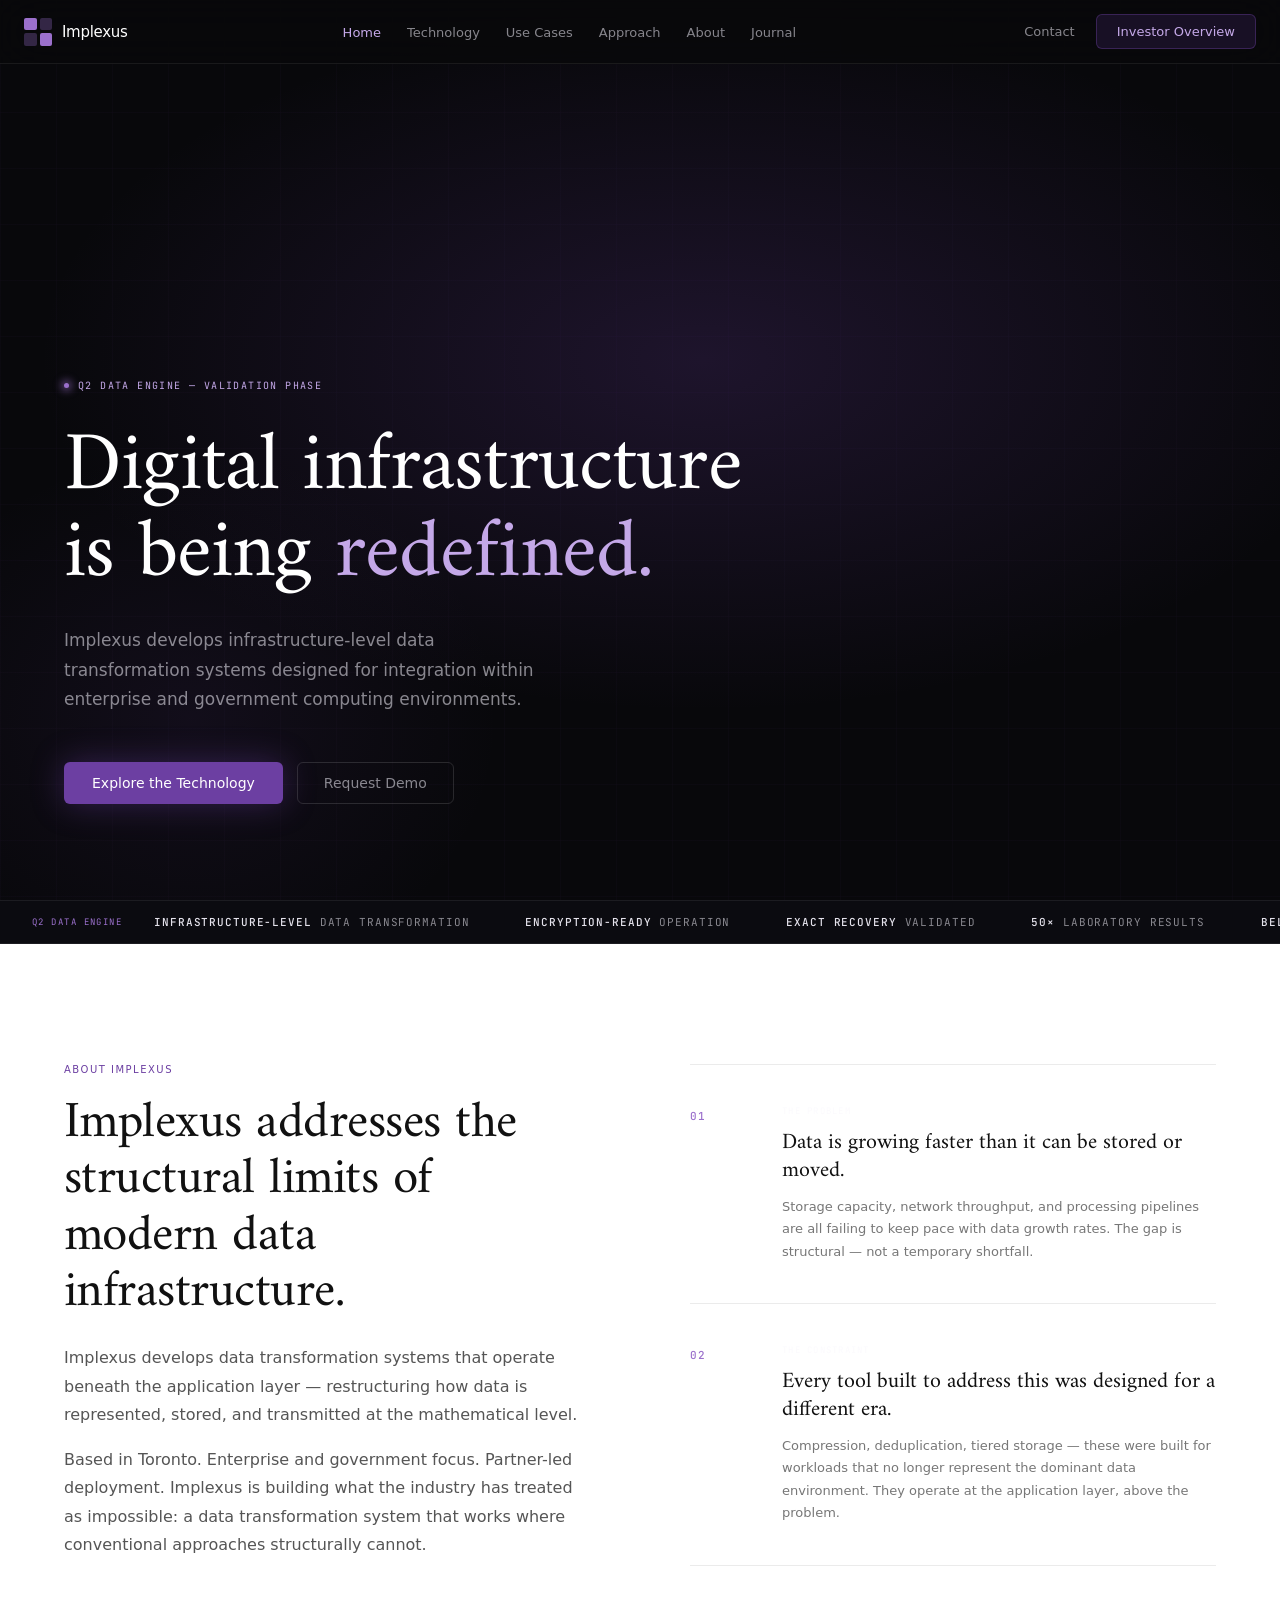
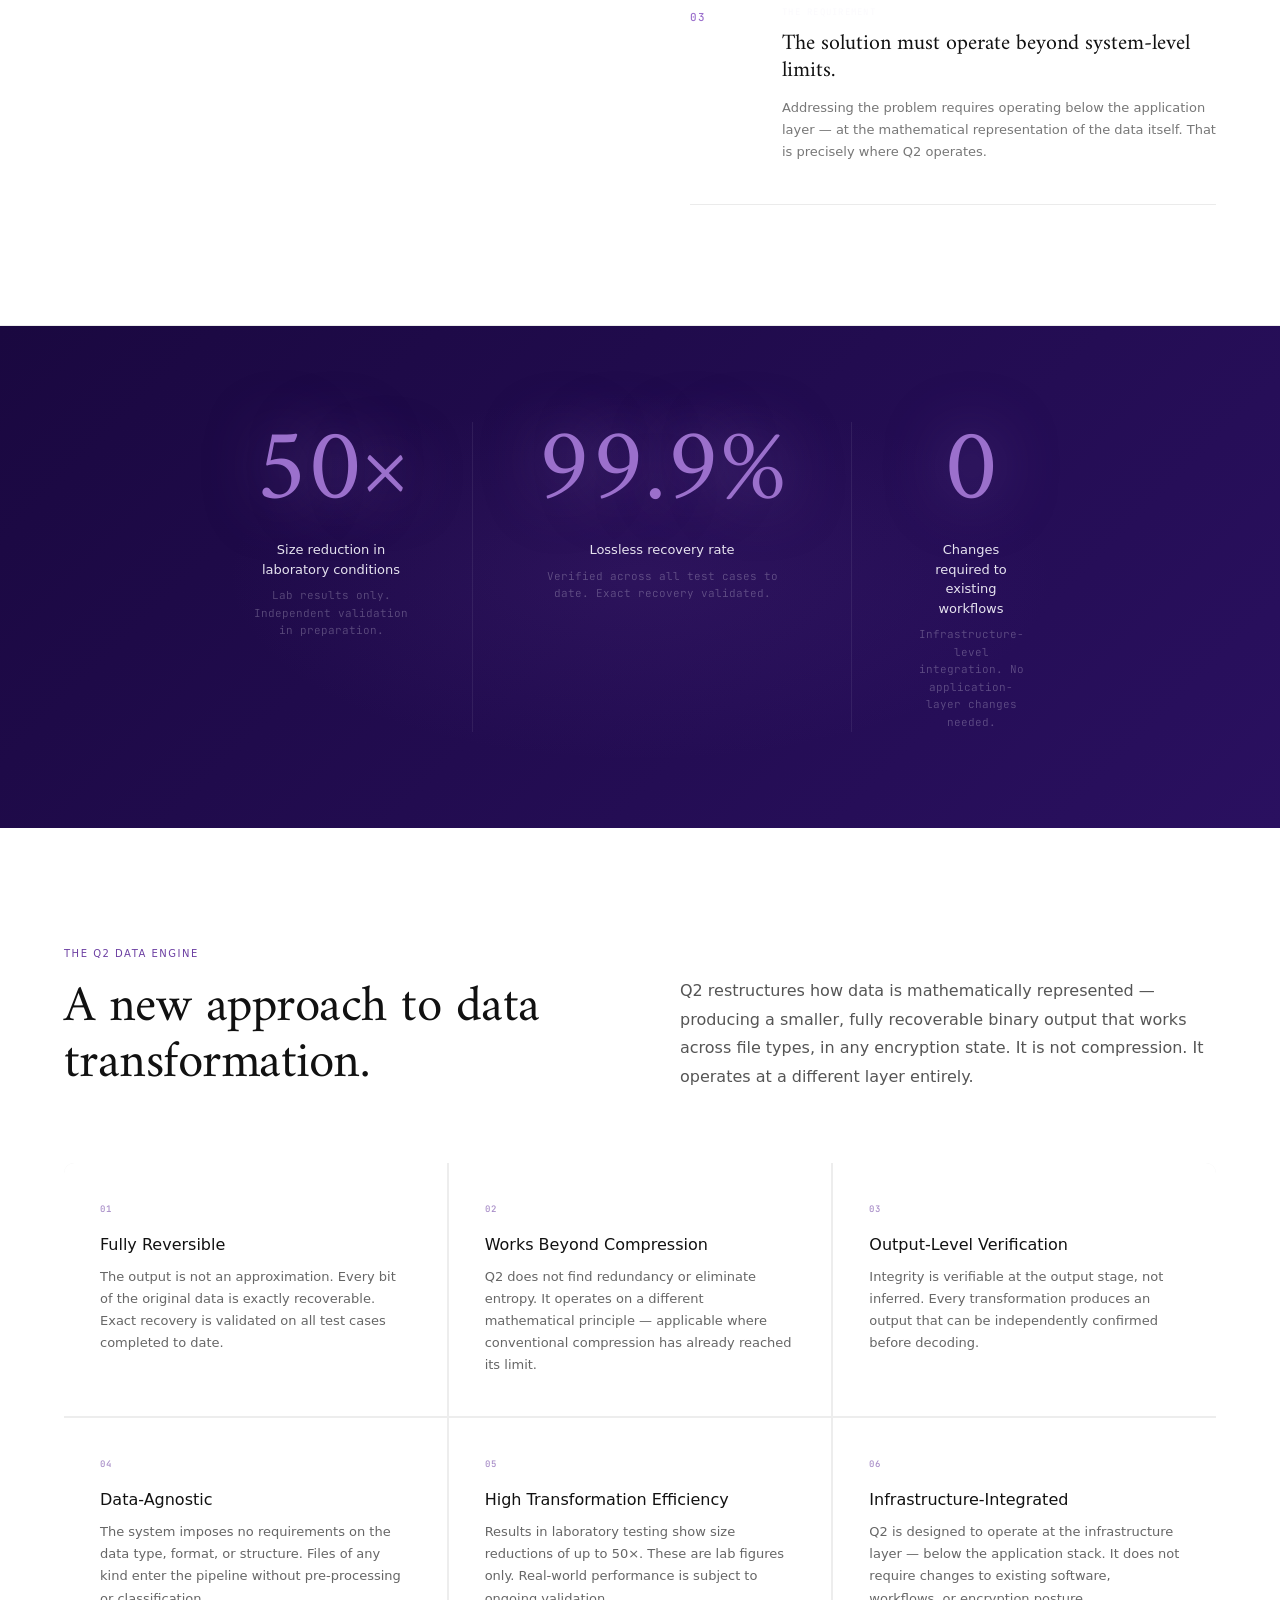
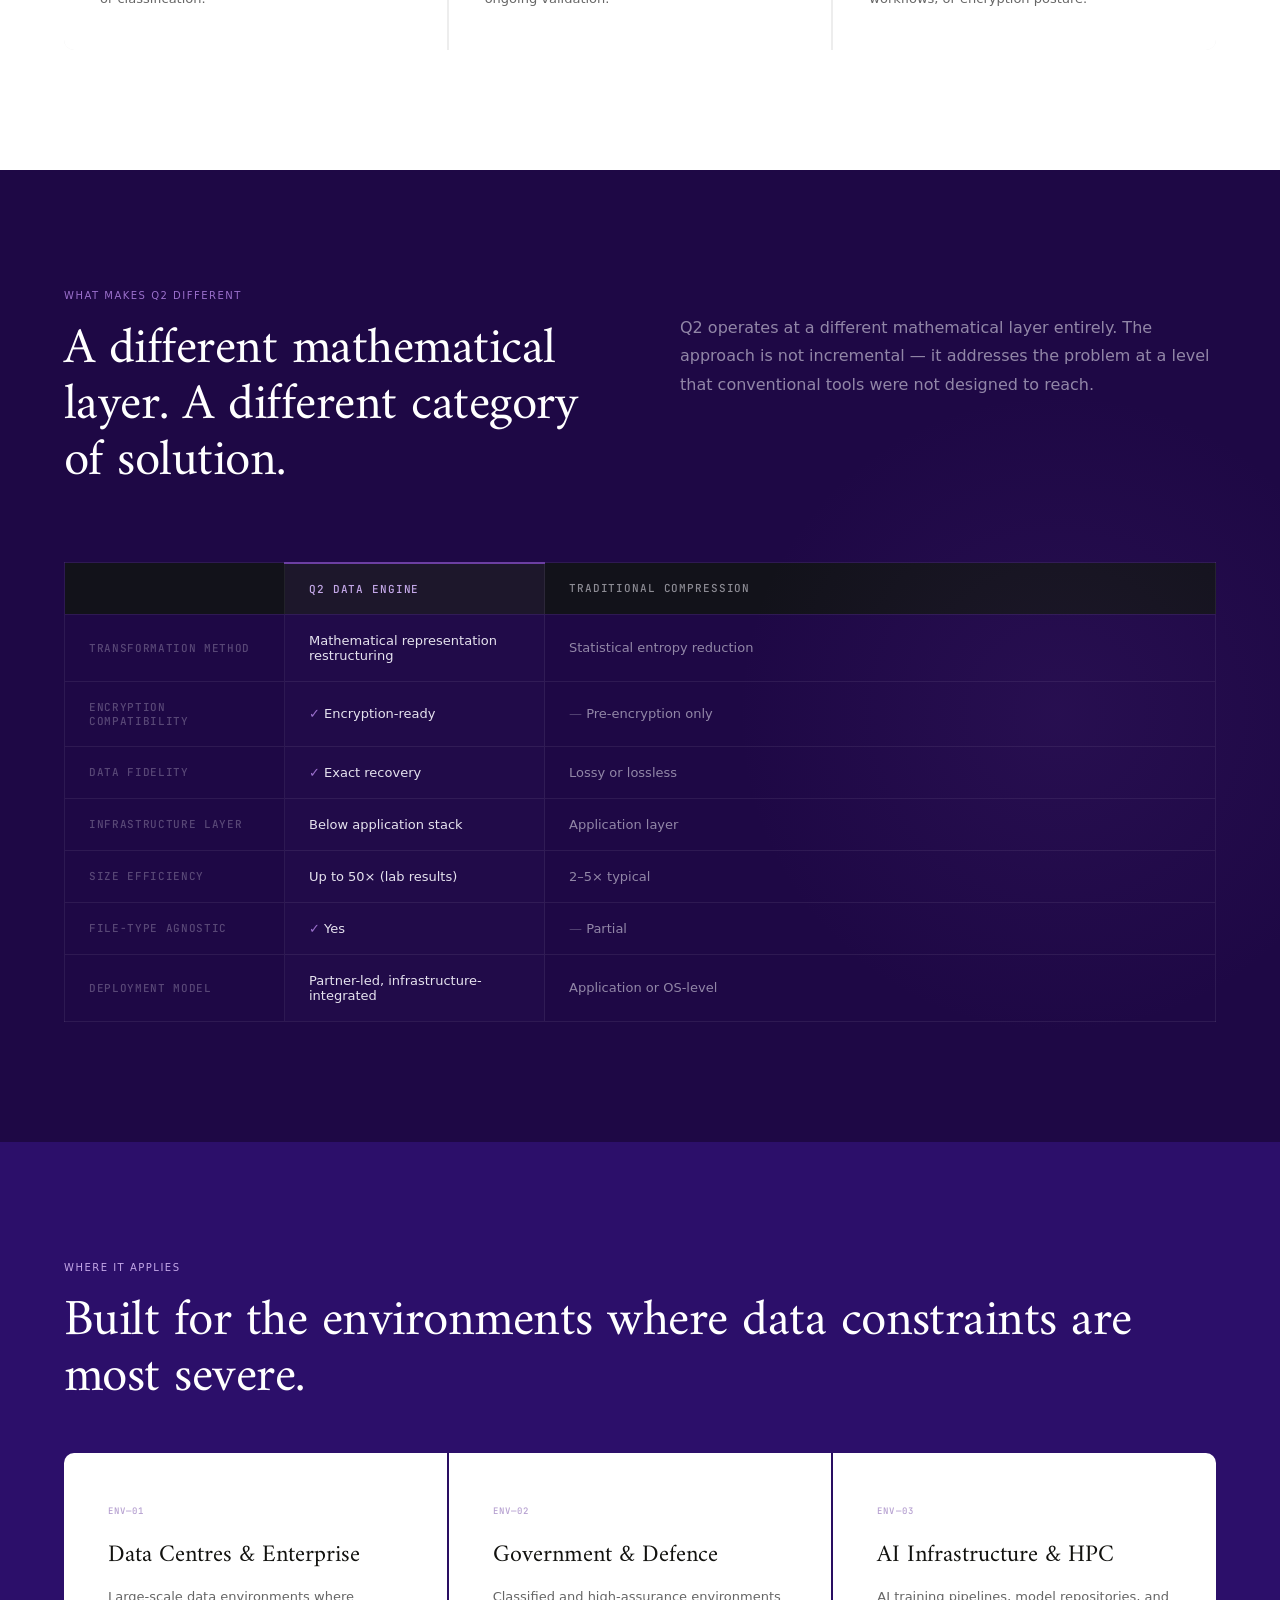
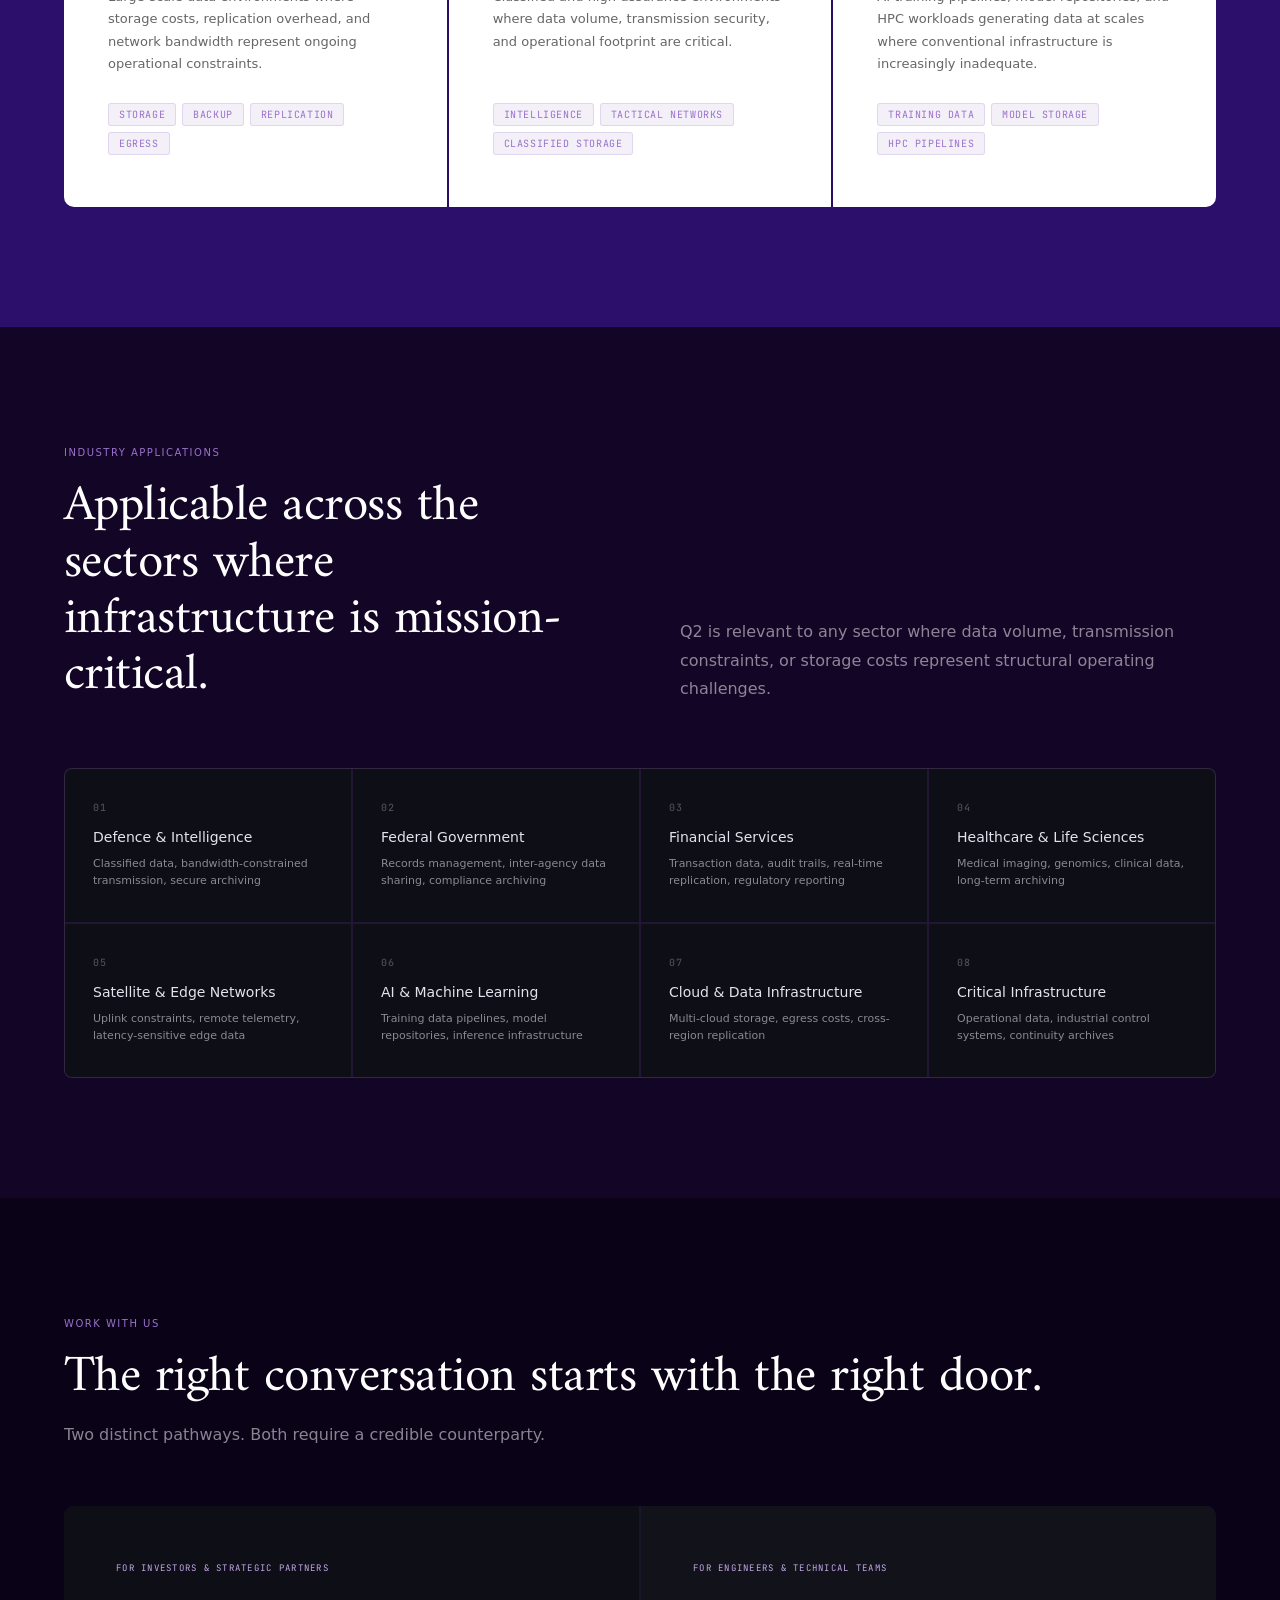
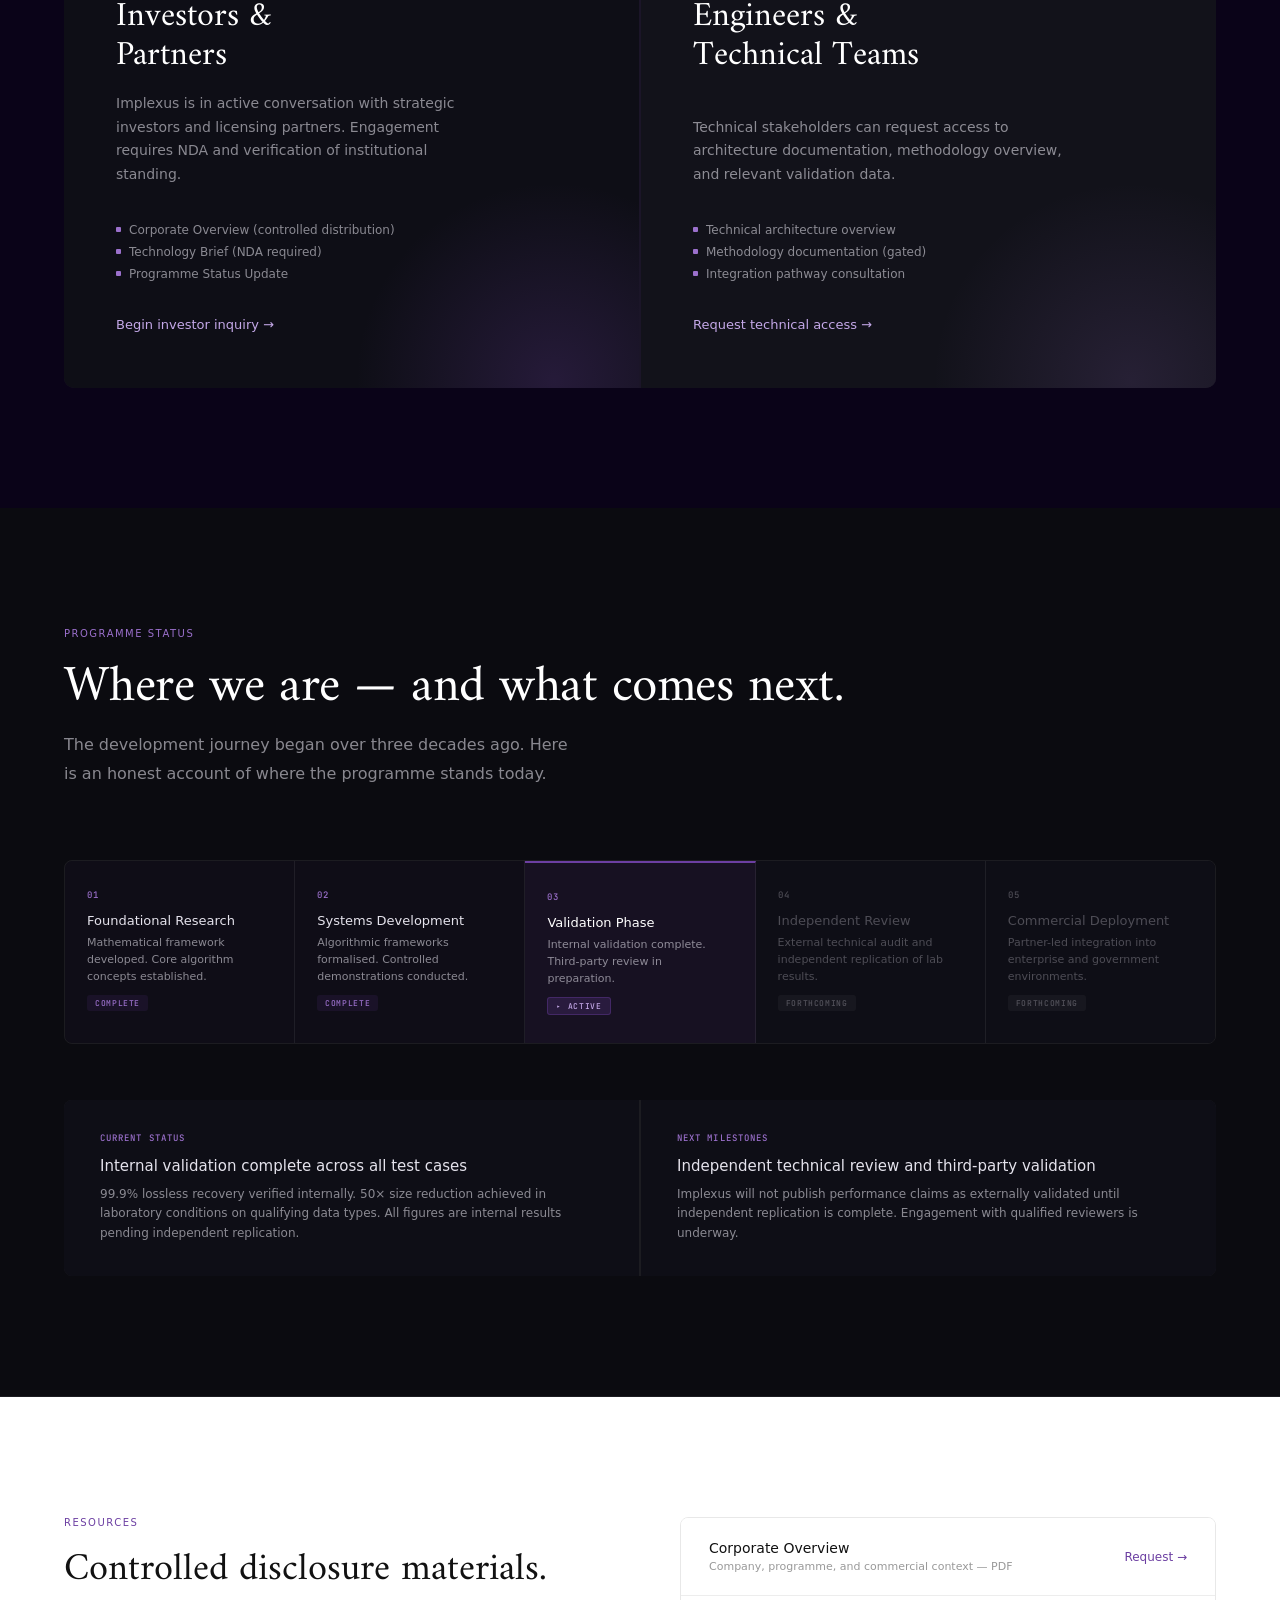
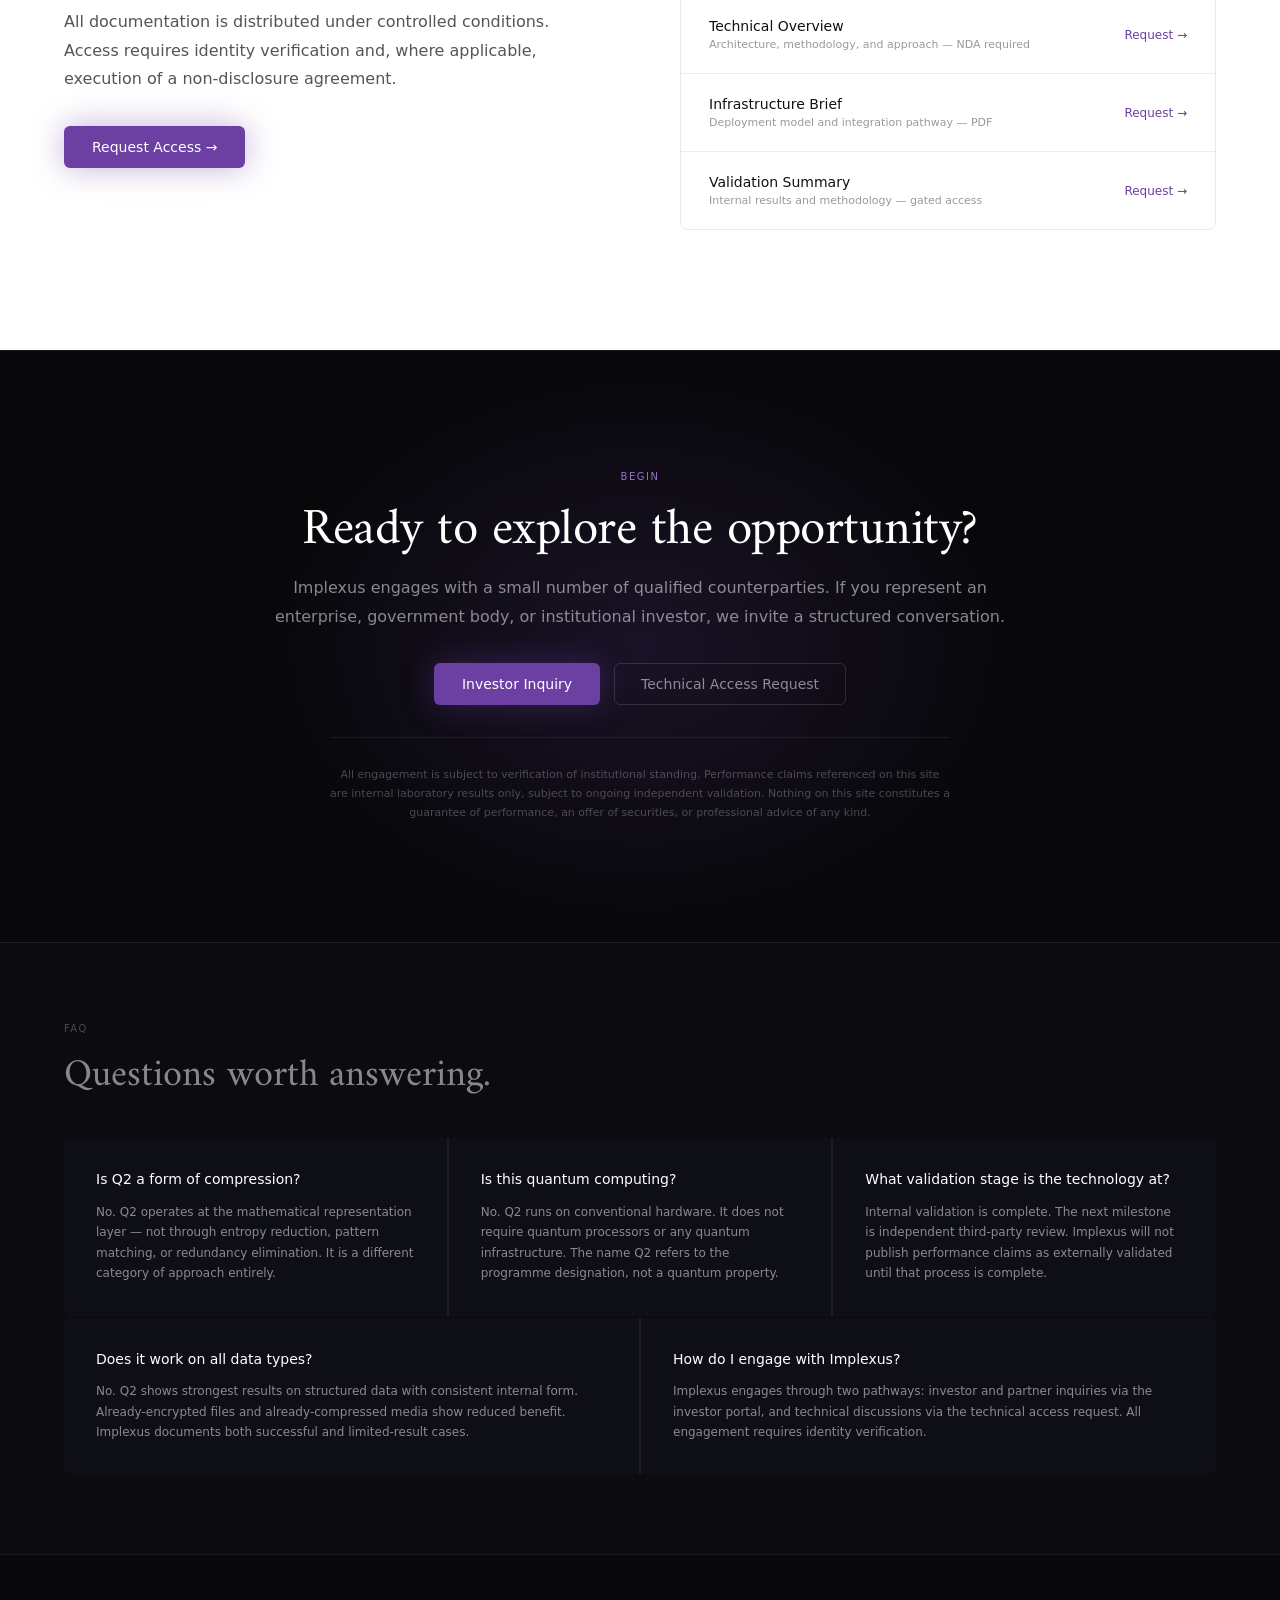
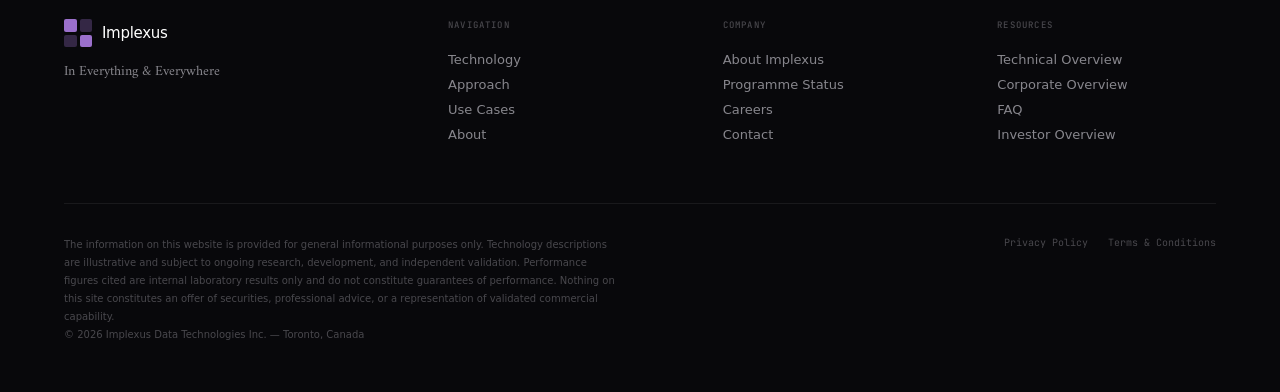
<file: index.html>
<!DOCTYPE html>
<html lang="en">
<head>
<meta charset="UTF-8">
<meta name="viewport" content="width=device-width, initial-scale=1.0">
<link rel="preconnect" href="https://fonts.googleapis.com">
<link href="https://fonts.googleapis.com/css2?family=Amiri:ital,wght@0,400;0,700;1,400;1,700&family=Switzer:wght@300;400;500;600&family=JetBrains+Mono:wght@300;400;500&display=swap" rel="stylesheet">
<link rel="stylesheet" href="_shared.css">
<title>Implexus Data Technologies — Q2 Data Engine</title></head>
<body>
<nav id="nav">
  <a class="nav-logo" href="index.html">
    <div class="logo-mark"><span></span><span></span><span></span><span></span></div>
    <span class="logo-text">Implexus</span>
  </a>
  <ul class="nav-links">
    <li><a href="index.html" class="active">Home</a></li>
    <li><a href="technology.html">Technology</a></li>
    <li><a href="usecases.html">Use Cases</a></li>
    <li><a href="approach.html">Approach</a></li>
    <li><a href="about.html">About</a></li>
    <li><a href="journal.html">Journal</a></li>
  </ul>
  <div class="nav-right">
    <a class="nav-cta-ghost" href="contact.html">Contact</a>
    <a class="nav-cta" href="investor.html">Investor Overview</a>
  </div>
  <button class="nav-hamburger" id="hamburger" onclick="toggleNav()" aria-label="Menu">
    <span></span><span></span><span></span>
  </button>
</nav>
<div class="nav-mobile" id="nav-mobile">
  <a href="index.html" onclick="closeNav()">Home</a>
  <a href="technology.html" onclick="closeNav()">Technology</a>
  <a href="usecases.html" onclick="closeNav()">Use Cases</a>
  <a href="approach.html" onclick="closeNav()">Approach</a>
  <a href="about.html" onclick="closeNav()">About</a>
  <a href="journal.html" onclick="closeNav()">Journal</a>
<a href="faq.html" onclick="closeNav()">FAQ</a>
  <a href="careers.html" onclick="closeNav()">Careers</a>
  <div class="nav-mobile-ctas">
    <a href="investor.html" class="btn-primary-dark" style="text-align:center;justify-content:center">Investor Overview</a>
    <a href="contact.html" class="btn-ghost-dark" style="text-align:center;justify-content:center">Contact</a>
  </div>
</div>
<script>
function toggleNav(){document.getElementById("nav-mobile").classList.toggle("open")}
function closeNav(){document.getElementById("nav-mobile").classList.remove("open")}
</script>

<section id="hero" style="position:relative;min-height:100vh;display:flex;flex-direction:column;justify-content:flex-end;overflow:hidden;background:var(--bg)">
  <div style="position:absolute;inset:0;background:radial-gradient(ellipse 80% 60% at 55% 40%,rgba(108,63,162,0.22) 0%,transparent 65%),radial-gradient(ellipse 40% 50% at 15% 80%,rgba(108,63,162,0.10) 0%,transparent 60%),linear-gradient(to bottom,rgba(8,8,11,0.55) 0%,transparent 25%,transparent 65%,rgba(8,8,11,0.97) 100%)"></div>
  <div style="position:absolute;inset:0;background-image:linear-gradient(rgba(108,63,162,0.03) 1px,transparent 1px),linear-gradient(90deg,rgba(108,63,162,0.03) 1px,transparent 1px);background-size:56px 56px;pointer-events:none"></div>
  <div class="hero-content-inline" style="position:relative;z-index:2;padding:0 64px 96px;max-width:1280px">
    <div style="display:inline-flex;align-items:center;gap:9px;font-family:var(--mono);font-size:10px;font-weight:400;letter-spacing:0.14em;text-transform:uppercase;color:var(--purple-xhi);margin-bottom:32px">
      <span style="width:5px;height:5px;border-radius:50%;background:var(--purple-hi);box-shadow:0 0 8px 2px rgba(155,112,204,0.8);display:block"></span>Q2 Data Engine — Validation Phase
    </div>
    <h1 style="font-family:var(--serif);font-size:clamp(52px,6.5vw,96px);font-weight:400;line-height:1.05;letter-spacing:-0.01em;color:#fff;margin-bottom:28px;max-width:800px">Digital infrastructure<br>is being <span style="color:var(--purple-xhi)">redefined.</span></h1>
    <p style="font-size:17px;font-weight:300;color:var(--text-mid);line-height:1.72;max-width:480px;margin-bottom:48px">Implexus develops infrastructure-level data transformation systems designed for integration within enterprise and government computing environments.</p>
    <div style="display:flex;align-items:center;gap:14px;flex-wrap:wrap">
      <a href="technology.html" class="btn-primary-dark">Explore the Technology</a>
      <a href="contact.html" class="btn-ghost-dark">Request Demo</a>
    </div>
  </div>
</section>

<div style="overflow:hidden;border-top:1px solid var(--border);border-bottom:1px solid var(--border);background:var(--bg-1);padding:14px 0;display:flex;align-items:center">
  <div style="font-family:var(--mono);font-size:9px;font-weight:400;letter-spacing:0.16em;text-transform:uppercase;color:var(--purple-hi);padding:0 32px;flex-shrink:0;white-space:nowrap">Q2 Data Engine</div>
  <div style="display:flex;gap:56px;white-space:nowrap;overflow:hidden">
    <span style="font-family:var(--mono);font-size:11px;font-weight:400;letter-spacing:0.08em;text-transform:uppercase;color:var(--text-mid)"><strong style="color:var(--text);font-weight:500">Infrastructure-Level</strong> Data Transformation</span>
    <span style="font-family:var(--mono);font-size:11px;font-weight:400;letter-spacing:0.08em;text-transform:uppercase;color:var(--text-mid)"><strong style="color:var(--text);font-weight:500">Encryption-Ready</strong> Operation</span>
    <span style="font-family:var(--mono);font-size:11px;font-weight:400;letter-spacing:0.08em;text-transform:uppercase;color:var(--text-mid)"><strong style="color:var(--text);font-weight:500">Exact Recovery</strong> Validated</span>
    <span style="font-family:var(--mono);font-size:11px;font-weight:400;letter-spacing:0.08em;text-transform:uppercase;color:var(--text-mid)"><strong style="color:var(--text);font-weight:500">50×</strong> Laboratory Results</span>
    <span style="font-family:var(--mono);font-size:11px;font-weight:400;letter-spacing:0.08em;text-transform:uppercase;color:var(--text-mid)"><strong style="color:var(--text);font-weight:500">Below</strong> the Application Stack</span>
  </div>
</div>

<section class="section" style="background:#fff;border-bottom:1px solid rgba(0,0,0,0.07)">
  <div class="section-inner">
    <div class="overview-grid-inline" style="display:grid;grid-template-columns:1fr 1fr;gap:100px;align-items:start">
      <div>
        <div class="eyebrow eyebrow-light">About Implexus</div>
        <h2 class="heading-xl" style="color:#111;margin-bottom:24px;max-width:520px">Implexus addresses the structural limits of modern data infrastructure.</h2>
        <p class="body-copy body-copy-light mt24">Implexus develops data transformation systems that operate beneath the application layer — restructuring how data is represented, stored, and transmitted at the mathematical level.</p>
        <p class="body-copy body-copy-light mt16">Based in Toronto. Enterprise and government focus. Partner-led deployment. Implexus is building what the industry has treated as impossible: a data transformation system that works where conventional approaches structurally cannot.</p>
      </div>
      <div>
        <div style="display:flex;flex-direction:column">
          <div style="padding:40px 0;border-top:1px solid rgba(0,0,0,0.08);display:grid;grid-template-columns:64px 1fr;gap:28px;align-items:start">
            <div style="font-family:var(--mono);font-size:11px;font-weight:500;letter-spacing:0.12em;color:var(--purple-hi);padding-top:4px">01</div>
            <div>
              <div style="font-family:var(--mono);font-size:9px;font-weight:400;letter-spacing:0.14em;text-transform:uppercase;color:var(--text-dim);margin-bottom:12px">The problem</div>
              <div style="font-family:var(--serif);font-size:22px;font-weight:400;color:#111;line-height:1.25;margin-bottom:12px">Data is growing faster than it can be stored or moved.</div>
              <div style="font-size:13px;font-weight:300;color:#777;line-height:1.72">Storage capacity, network throughput, and processing pipelines are all failing to keep pace with data growth rates. The gap is structural — not a temporary shortfall.</div>
            </div>
          </div>
          <div style="padding:40px 0;border-top:1px solid rgba(0,0,0,0.08);display:grid;grid-template-columns:64px 1fr;gap:28px;align-items:start">
            <div style="font-family:var(--mono);font-size:11px;font-weight:500;letter-spacing:0.12em;color:var(--purple-hi);padding-top:4px">02</div>
            <div>
              <div style="font-family:var(--mono);font-size:9px;font-weight:400;letter-spacing:0.14em;text-transform:uppercase;color:var(--text-dim);margin-bottom:12px">The constraint</div>
              <div style="font-family:var(--serif);font-size:22px;font-weight:400;color:#111;line-height:1.25;margin-bottom:12px">Every tool built to address this was designed for a different era.</div>
              <div style="font-size:13px;font-weight:300;color:#777;line-height:1.72">Compression, deduplication, tiered storage — these were built for workloads that no longer represent the dominant data environment. They operate at the application layer, above the problem.</div>
            </div>
          </div>
          <div style="padding:40px 0;border-top:1px solid rgba(0,0,0,0.08);border-bottom:1px solid rgba(0,0,0,0.08);display:grid;grid-template-columns:64px 1fr;gap:28px;align-items:start">
            <div style="font-family:var(--mono);font-size:11px;font-weight:500;letter-spacing:0.12em;color:var(--purple-hi);padding-top:4px">03</div>
            <div>
              <div style="font-family:var(--mono);font-size:9px;font-weight:400;letter-spacing:0.14em;text-transform:uppercase;color:var(--text-dim);margin-bottom:12px">The requirement</div>
              <div style="font-family:var(--serif);font-size:22px;font-weight:400;color:#111;line-height:1.25;margin-bottom:12px">The solution must operate beyond system-level limits.</div>
              <div style="font-size:13px;font-weight:300;color:#777;line-height:1.72">Addressing the problem requires operating below the application layer — at the mathematical representation of the data itself. That is precisely where Q2 operates.</div>
            </div>
          </div>
        </div>
      </div>
    </div>
  </div>
</section>

<div style="background:linear-gradient(135deg,#1A0840 0%,#2A1060 100%);padding:96px 64px;position:relative;overflow:hidden">
  <div style="position:absolute;top:50%;left:50%;transform:translate(-50%,-50%);width:900px;height:400px;background:radial-gradient(ellipse,rgba(108,63,162,0.14) 0%,transparent 65%);pointer-events:none"></div>
  <div class="stats-grid-inline" style="max-width:900px;margin:0 auto;display:grid;grid-template-columns:repeat(3,1fr);position:relative">
    <div class="stats-block-inline" style="padding:0 64px;border-right:1px solid var(--border);text-align:center">
      <div style="font-family:var(--serif);font-size:clamp(72px,8vw,108px);font-weight:400;color:var(--purple-hi);line-height:1;text-shadow:0 0 60px rgba(155,112,204,0.5);margin-bottom:16px">50×</div>
      <div style="font-size:13px;font-weight:400;color:var(--text);line-height:1.5;margin-bottom:8px">Size reduction in laboratory conditions</div>
      <div style="font-family:var(--mono);font-size:11px;font-weight:300;color:var(--text-dim);line-height:1.6">Lab results only. Independent validation in preparation.</div>
    </div>
    <div class="stats-block-inline" style="padding:0 64px;border-right:1px solid var(--border);text-align:center">
      <div style="font-family:var(--serif);font-size:clamp(72px,8vw,108px);font-weight:400;color:var(--purple-hi);line-height:1;text-shadow:0 0 60px rgba(155,112,204,0.5);margin-bottom:16px">99.9%</div>
      <div style="font-size:13px;font-weight:400;color:var(--text);line-height:1.5;margin-bottom:8px">Lossless recovery rate</div>
      <div style="font-family:var(--mono);font-size:11px;font-weight:300;color:var(--text-dim);line-height:1.6">Verified across all test cases to date. Exact recovery validated.</div>
    </div>
    <div class="stats-block-inline" style="padding:0 64px;text-align:center">
      <div style="font-family:var(--serif);font-size:clamp(72px,8vw,108px);font-weight:400;color:var(--purple-hi);line-height:1;text-shadow:0 0 60px rgba(155,112,204,0.5);margin-bottom:16px">0</div>
      <div style="font-size:13px;font-weight:400;color:var(--text);line-height:1.5;margin-bottom:8px">Changes required to existing workflows</div>
      <div style="font-family:var(--mono);font-size:11px;font-weight:300;color:var(--text-dim);line-height:1.6">Infrastructure-level integration. No application-layer changes needed.</div>
    </div>
  </div>
</div>

<section class="section" style="background:#fff">
  <div class="section-inner">
    <div class="q2-header-inline" style="display:grid;grid-template-columns:1fr 1fr;gap:80px;align-items:end;margin-bottom:72px">
      <div><div class="eyebrow eyebrow-light">The Q2 Data Engine</div><h2 class="heading-xl" style="color:#111">A new approach to data transformation.</h2></div>
      <div><p class="body-copy body-copy-light">Q2 restructures how data is mathematically represented — producing a smaller, fully recoverable binary output that works across file types, in any encryption state. It is not compression. It operates at a different layer entirely.</p></div>
    </div>
    <div class="feature-grid-inline" style="display:grid;grid-template-columns:repeat(3,1fr);gap:2px;background:rgba(0,0,0,0.07);border-radius:10px;overflow:hidden">
      <div style="background:#fff;padding:40px 36px;position:relative"><div style="font-family:var(--mono);font-size:9px;font-weight:500;letter-spacing:0.12em;color:rgba(108,63,162,0.6);margin-bottom:20px">01</div><div style="font-size:16px;font-weight:500;color:#111;margin-bottom:10px;line-height:1.3">Fully Reversible</div><div style="font-size:13px;font-weight:300;color:#666;line-height:1.7">The output is not an approximation. Every bit of the original data is exactly recoverable. Exact recovery is validated on all test cases completed to date.</div></div>
      <div style="background:#fff;padding:40px 36px;position:relative"><div style="font-family:var(--mono);font-size:9px;font-weight:500;letter-spacing:0.12em;color:rgba(108,63,162,0.6);margin-bottom:20px">02</div><div style="font-size:16px;font-weight:500;color:#111;margin-bottom:10px;line-height:1.3">Works Beyond Compression</div><div style="font-size:13px;font-weight:300;color:#666;line-height:1.7">Q2 does not find redundancy or eliminate entropy. It operates on a different mathematical principle — applicable where conventional compression has already reached its limit.</div></div>
      <div style="background:#fff;padding:40px 36px;position:relative"><div style="font-family:var(--mono);font-size:9px;font-weight:500;letter-spacing:0.12em;color:rgba(108,63,162,0.6);margin-bottom:20px">03</div><div style="font-size:16px;font-weight:500;color:#111;margin-bottom:10px;line-height:1.3">Output-Level Verification</div><div style="font-size:13px;font-weight:300;color:#666;line-height:1.7">Integrity is verifiable at the output stage, not inferred. Every transformation produces an output that can be independently confirmed before decoding.</div></div>
      <div style="background:#fff;padding:40px 36px;position:relative"><div style="font-family:var(--mono);font-size:9px;font-weight:500;letter-spacing:0.12em;color:rgba(108,63,162,0.6);margin-bottom:20px">04</div><div style="font-size:16px;font-weight:500;color:#111;margin-bottom:10px;line-height:1.3">Data-Agnostic</div><div style="font-size:13px;font-weight:300;color:#666;line-height:1.7">The system imposes no requirements on the data type, format, or structure. Files of any kind enter the pipeline without pre-processing or classification.</div></div>
      <div style="background:#fff;padding:40px 36px;position:relative"><div style="font-family:var(--mono);font-size:9px;font-weight:500;letter-spacing:0.12em;color:rgba(108,63,162,0.6);margin-bottom:20px">05</div><div style="font-size:16px;font-weight:500;color:#111;margin-bottom:10px;line-height:1.3">High Transformation Efficiency</div><div style="font-size:13px;font-weight:300;color:#666;line-height:1.7">Results in laboratory testing show size reductions of up to 50×. These are lab figures only. Real-world performance is subject to ongoing validation.</div></div>
      <div style="background:#fff;padding:40px 36px;position:relative"><div style="font-family:var(--mono);font-size:9px;font-weight:500;letter-spacing:0.12em;color:rgba(108,63,162,0.6);margin-bottom:20px">06</div><div style="font-size:16px;font-weight:500;color:#111;margin-bottom:10px;line-height:1.3">Infrastructure-Integrated</div><div style="font-size:13px;font-weight:300;color:#666;line-height:1.7">Q2 is designed to operate at the infrastructure layer — below the application stack. It does not require changes to existing software, workflows, or encryption posture.</div></div>
    </div>
  </div>
</section>

<section class="section" style="background:#1E0845;position:relative;overflow:hidden">
  <div style="position:absolute;right:-10%;top:20%;width:700px;height:700px;background:radial-gradient(circle,rgba(108,63,162,0.12) 0%,transparent 65%);pointer-events:none"></div>
  <div class="section-inner">
    <div class="distinction-header" style="margin-bottom:72px">
      <div><div class="eyebrow">What Makes Q2 Different</div><h2 class="heading-xl" style="color:#fff">A different mathematical layer. A different category of solution.</h2></div>
      <div><p class="body-copy mt24">Q2 operates at a different mathematical layer entirely. The approach is not incremental — it addresses the problem at a level that conventional tools were not designed to reach.</p></div>
    </div>
    <!-- Desktop table -->
    <div class="comp-desktop-table" style="overflow-x:auto">
      <table style="width:100%;border-collapse:collapse;border-radius:8px;border:1px solid rgba(255,255,255,0.07);min-width:560px;table-layout:fixed">
        <thead>
          <tr style="background:#12121A">
            <th style="width:220px;padding:18px 24px;font-family:'JetBrains Mono',monospace;font-size:11px;font-weight:500;letter-spacing:0.08em;text-transform:uppercase;text-align:left;color:rgba(240,238,248,0.55);border-right:1px solid rgba(255,255,255,0.07)"></th>
            <th style="width:260px;padding:18px 24px;font-family:'JetBrains Mono',monospace;font-size:11px;font-weight:500;letter-spacing:0.08em;text-transform:uppercase;text-align:left;color:#C4A8E8;background:rgba(108,63,162,0.12);border-top:2px solid #6C3FA2;border-right:1px solid rgba(255,255,255,0.07)">Q2 Data Engine</th>
            <th style="padding:18px 24px;font-family:'JetBrains Mono',monospace;font-size:11px;font-weight:500;letter-spacing:0.08em;text-transform:uppercase;text-align:left;color:rgba(240,238,248,0.55)">Traditional Compression</th>
          </tr>
        </thead>
        <tbody>
          <tr style="border-top:1px solid rgba(255,255,255,0.07)"><td style="padding:18px 24px;font-family:'JetBrains Mono',monospace;font-size:11px;font-weight:500;letter-spacing:0.06em;text-transform:uppercase;color:rgba(240,238,248,0.28);border-right:1px solid rgba(255,255,255,0.07);vertical-align:middle">Transformation method</td><td style="padding:18px 24px;font-size:13px;font-weight:300;color:rgba(240,238,248,0.95);background:rgba(108,63,162,0.05);border-right:1px solid rgba(255,255,255,0.07);vertical-align:middle">Mathematical representation restructuring</td><td style="padding:18px 24px;font-size:13px;font-weight:300;color:rgba(240,238,248,0.55);vertical-align:middle">Statistical entropy reduction</td></tr>
          <tr style="border-top:1px solid rgba(255,255,255,0.07)"><td style="padding:18px 24px;font-family:'JetBrains Mono',monospace;font-size:11px;font-weight:500;letter-spacing:0.06em;text-transform:uppercase;color:rgba(240,238,248,0.28);border-right:1px solid rgba(255,255,255,0.07);vertical-align:middle">Encryption compatibility</td><td style="padding:18px 24px;font-size:13px;font-weight:300;color:rgba(240,238,248,0.95);background:rgba(108,63,162,0.05);border-right:1px solid rgba(255,255,255,0.07);vertical-align:middle"><span style="color:#9B70CC">✓</span> Encryption-ready</td><td style="padding:18px 24px;font-size:13px;font-weight:300;color:rgba(240,238,248,0.55);vertical-align:middle"><span style="color:rgba(240,238,248,0.28)">—</span> Pre-encryption only</td></tr>
          <tr style="border-top:1px solid rgba(255,255,255,0.07)"><td style="padding:18px 24px;font-family:'JetBrains Mono',monospace;font-size:11px;font-weight:500;letter-spacing:0.06em;text-transform:uppercase;color:rgba(240,238,248,0.28);border-right:1px solid rgba(255,255,255,0.07);vertical-align:middle">Data fidelity</td><td style="padding:18px 24px;font-size:13px;font-weight:300;color:rgba(240,238,248,0.95);background:rgba(108,63,162,0.05);border-right:1px solid rgba(255,255,255,0.07);vertical-align:middle"><span style="color:#9B70CC">✓</span> Exact recovery</td><td style="padding:18px 24px;font-size:13px;font-weight:300;color:rgba(240,238,248,0.55);vertical-align:middle">Lossy or lossless</td></tr>
          <tr style="border-top:1px solid rgba(255,255,255,0.07)"><td style="padding:18px 24px;font-family:'JetBrains Mono',monospace;font-size:11px;font-weight:500;letter-spacing:0.06em;text-transform:uppercase;color:rgba(240,238,248,0.28);border-right:1px solid rgba(255,255,255,0.07);vertical-align:middle">Infrastructure layer</td><td style="padding:18px 24px;font-size:13px;font-weight:300;color:rgba(240,238,248,0.95);background:rgba(108,63,162,0.05);border-right:1px solid rgba(255,255,255,0.07);vertical-align:middle">Below application stack</td><td style="padding:18px 24px;font-size:13px;font-weight:300;color:rgba(240,238,248,0.55);vertical-align:middle">Application layer</td></tr>
          <tr style="border-top:1px solid rgba(255,255,255,0.07)"><td style="padding:18px 24px;font-family:'JetBrains Mono',monospace;font-size:11px;font-weight:500;letter-spacing:0.06em;text-transform:uppercase;color:rgba(240,238,248,0.28);border-right:1px solid rgba(255,255,255,0.07);vertical-align:middle">Size efficiency</td><td style="padding:18px 24px;font-size:13px;font-weight:300;color:rgba(240,238,248,0.95);background:rgba(108,63,162,0.05);border-right:1px solid rgba(255,255,255,0.07);vertical-align:middle">Up to 50× (lab results)</td><td style="padding:18px 24px;font-size:13px;font-weight:300;color:rgba(240,238,248,0.55);vertical-align:middle">2–5× typical</td></tr>
          <tr style="border-top:1px solid rgba(255,255,255,0.07)"><td style="padding:18px 24px;font-family:'JetBrains Mono',monospace;font-size:11px;font-weight:500;letter-spacing:0.06em;text-transform:uppercase;color:rgba(240,238,248,0.28);border-right:1px solid rgba(255,255,255,0.07);vertical-align:middle">File-type agnostic</td><td style="padding:18px 24px;font-size:13px;font-weight:300;color:rgba(240,238,248,0.95);background:rgba(108,63,162,0.05);border-right:1px solid rgba(255,255,255,0.07);vertical-align:middle"><span style="color:#9B70CC">✓</span> Yes</td><td style="padding:18px 24px;font-size:13px;font-weight:300;color:rgba(240,238,248,0.55);vertical-align:middle"><span style="color:rgba(240,238,248,0.28)">—</span> Partial</td></tr>
          <tr style="border-top:1px solid rgba(255,255,255,0.07)"><td style="padding:18px 24px;font-family:'JetBrains Mono',monospace;font-size:11px;font-weight:500;letter-spacing:0.06em;text-transform:uppercase;color:rgba(240,238,248,0.28);border-right:1px solid rgba(255,255,255,0.07);vertical-align:middle">Deployment model</td><td style="padding:18px 24px;font-size:13px;font-weight:300;color:rgba(240,238,248,0.95);background:rgba(108,63,162,0.05);border-right:1px solid rgba(255,255,255,0.07);vertical-align:middle">Partner-led, infrastructure-integrated</td><td style="padding:18px 24px;font-size:13px;font-weight:300;color:rgba(240,238,248,0.55);vertical-align:middle">Application or OS-level</td></tr>
        </tbody>
      </table>
    </div>
    <!-- Mobile stacked cards -->
    <div class="comp-mobile-cards">
      <div class="comp-mobile-header"><span class="comp-mobile-col-q2">Q2 Data Engine</span><span class="comp-mobile-col-trad">Traditional Compression</span></div>
      <div class="comp-mobile-row"><div class="comp-mobile-label">Transformation method</div><div class="comp-mobile-cols"><div class="comp-mobile-q2">Mathematical representation restructuring</div><div class="comp-mobile-trad">Statistical entropy reduction</div></div></div>
      <div class="comp-mobile-row"><div class="comp-mobile-label">Encryption compatibility</div><div class="comp-mobile-cols"><div class="comp-mobile-q2"><span style="color:#9B70CC">✓</span> Encryption-ready</div><div class="comp-mobile-trad"><span style="color:rgba(240,238,248,0.28)">—</span> Pre-encryption only</div></div></div>
      <div class="comp-mobile-row"><div class="comp-mobile-label">Data fidelity</div><div class="comp-mobile-cols"><div class="comp-mobile-q2"><span style="color:#9B70CC">✓</span> Exact recovery</div><div class="comp-mobile-trad">Lossy or lossless</div></div></div>
      <div class="comp-mobile-row"><div class="comp-mobile-label">Infrastructure layer</div><div class="comp-mobile-cols"><div class="comp-mobile-q2">Below application stack</div><div class="comp-mobile-trad">Application layer</div></div></div>
      <div class="comp-mobile-row"><div class="comp-mobile-label">Size efficiency</div><div class="comp-mobile-cols"><div class="comp-mobile-q2">Up to 50× (lab results)</div><div class="comp-mobile-trad">2–5× typical</div></div></div>
      <div class="comp-mobile-row"><div class="comp-mobile-label">File-type agnostic</div><div class="comp-mobile-cols"><div class="comp-mobile-q2"><span style="color:#9B70CC">✓</span> Yes</div><div class="comp-mobile-trad"><span style="color:rgba(240,238,248,0.28)">—</span> Partial</div></div></div>
      <div class="comp-mobile-row"><div class="comp-mobile-label">Deployment model</div><div class="comp-mobile-cols"><div class="comp-mobile-q2">Partner-led, infrastructure-integrated</div><div class="comp-mobile-trad">Application or OS-level</div></div></div>
    </div>
  </div>
</section>
<style>
.distinction-header{display:grid;grid-template-columns:1fr 1fr;gap:80px;align-items:start}
body{overflow-x:hidden}
.comp-mobile-cards{display:none}
@media(max-width:600px){
  .comp-desktop-table{display:none}
  .comp-mobile-cards{display:block;border:1px solid rgba(255,255,255,0.07);border-radius:8px;overflow:hidden}
  .comp-mobile-header{display:grid;grid-template-columns:1fr 1fr;background:#12121A;border-bottom:1px solid rgba(255,255,255,0.07)}
  .comp-mobile-col-q2{padding:12px 16px;font-family:'JetBrains Mono',monospace;font-size:10px;font-weight:500;letter-spacing:0.08em;text-transform:uppercase;color:#C4A8E8;background:rgba(108,63,162,0.12);border-top:2px solid #6C3FA2;border-right:1px solid rgba(255,255,255,0.07)}
  .comp-mobile-col-trad{padding:12px 16px;font-family:'JetBrains Mono',monospace;font-size:10px;font-weight:500;letter-spacing:0.08em;text-transform:uppercase;color:rgba(240,238,248,0.55)}
  .comp-mobile-row{border-bottom:1px solid rgba(255,255,255,0.07)}
  .comp-mobile-row:last-child{border-bottom:none}
  .comp-mobile-label{padding:12px 16px;font-family:'JetBrains Mono',monospace;font-size:9px;font-weight:500;letter-spacing:0.08em;text-transform:uppercase;color:rgba(240,238,248,0.28);background:#12121A;border-bottom:1px solid rgba(255,255,255,0.07)}
  .comp-mobile-cols{display:grid;grid-template-columns:1fr 1fr}
  .comp-mobile-q2{padding:12px 16px;font-size:12px;font-weight:300;color:rgba(240,238,248,0.95);background:rgba(108,63,162,0.05);border-right:1px solid rgba(255,255,255,0.07);line-height:1.5}
  .comp-mobile-trad{padding:12px 16px;font-size:12px;font-weight:300;color:rgba(240,238,248,0.55);line-height:1.5}
}

@media(max-width:810px){
  .distinction-header{grid-template-columns:1fr;gap:24px}
  .overview-grid-inline{grid-template-columns:1fr !important;gap:48px !important}
  .stats-grid-inline{grid-template-columns:1fr !important;gap:0 !important}
  .stats-block-inline{padding:40px 20px !important;border-right:none !important;border-bottom:1px solid rgba(255,255,255,0.07)}
  .stats-block-inline:last-child{border-bottom:none}
  .q2-header-inline{grid-template-columns:1fr !important;gap:24px !important}
  .feature-grid-inline{grid-template-columns:1fr 1fr !important}
  .industry-grid-inline{grid-template-columns:1fr 1fr !important}
  .audience-grid-inline{grid-template-columns:1fr !important}
  .env-grid-inline{grid-template-columns:1fr !important}
  .industry-header-inline{grid-template-columns:1fr !important;gap:24px !important}
  .prog-track-inline{flex-direction:column !important}
  .status-info-inline{grid-template-columns:1fr !important}
  .status-info-inline{grid-template-columns:1fr !important}
  .resources-grid-inline{grid-template-columns:1fr !important;gap:40px !important}
  .faq-grid-inline{grid-template-columns:1fr !important}
  .faq-grid-2-inline{grid-template-columns:1fr !important}
  .faq-section-inline{padding:64px 32px !important}
  .hero-content-inline{padding:0 32px 72px !important}
  .site-footer-top{grid-template-columns:1fr 1fr !important}
  .site-footer-bottom{flex-direction:column;gap:20px}
}
@media(max-width:390px){
  .overview-grid-inline{grid-template-columns:1fr !important;gap:32px !important}
  .stats-grid-inline{grid-template-columns:1fr !important}
  .stats-block-inline{padding:32px 20px !important}
  .feature-grid-inline{grid-template-columns:1fr !important}
  .industry-grid-inline{grid-template-columns:1fr !important}
  .q2-header-inline{grid-template-columns:1fr !important}
  .distinction-header{grid-template-columns:1fr;gap:20px}
  .audience-grid-inline{grid-template-columns:1fr !important}
  .env-grid-inline{grid-template-columns:1fr !important}
  .industry-header-inline{grid-template-columns:1fr !important}
  .prog-track-inline{flex-direction:column !important}
  .status-info-inline{grid-template-columns:1fr !important}
  .status-info-inline{grid-template-columns:1fr !important}
  .resources-grid-inline{grid-template-columns:1fr !important;gap:40px !important}
  .faq-grid-inline{grid-template-columns:1fr !important}
  .faq-grid-2-inline{grid-template-columns:1fr !important}
  .faq-section-inline{padding:48px 20px !important}
  .hero-content-inline{padding:0 20px 60px !important}
  .site-footer-top{grid-template-columns:1fr !important}
  .site-footer-links{flex-direction:column;gap:10px}
}
</style>

<section class="section" style="background:#2C0F6A">
  <div class="section-inner">
    <div><div class="eyebrow" style="color:var(--purple-xhi)">Where It Applies</div><h2 class="heading-xl" style="color:#fff">Built for the environments where data constraints are most severe.</h2></div>
    <div class="env-grid-inline" style="display:grid;grid-template-columns:repeat(3,1fr);gap:2px;background:rgba(0,0,0,0.08);border-radius:10px;overflow:hidden;margin-top:48px">
      <div style="background:#fff;padding:52px 44px;display:flex;flex-direction:column"><div style="font-family:var(--mono);font-size:9px;font-weight:500;letter-spacing:0.12em;color:rgba(108,63,162,0.5);margin-bottom:24px">ENV—01</div><div style="font-family:var(--serif);font-size:24px;color:var(--ink);margin-bottom:16px;line-height:1.2">Data Centres &amp; Enterprise</div><div style="font-size:13px;font-weight:300;color:#666;line-height:1.72;flex:1">Large-scale data environments where storage costs, replication overhead, and network bandwidth represent ongoing operational constraints.</div><div style="margin-top:28px;display:flex;flex-wrap:wrap;gap:6px"><span class="tag">Storage</span><span class="tag">Backup</span><span class="tag">Replication</span><span class="tag">Egress</span></div></div>
      <div style="background:#fff;padding:52px 44px;display:flex;flex-direction:column"><div style="font-family:var(--mono);font-size:9px;font-weight:500;letter-spacing:0.12em;color:rgba(108,63,162,0.5);margin-bottom:24px">ENV—02</div><div style="font-family:var(--serif);font-size:24px;color:var(--ink);margin-bottom:16px;line-height:1.2">Government &amp; Defence</div><div style="font-size:13px;font-weight:300;color:#666;line-height:1.72;flex:1">Classified and high-assurance environments where data volume, transmission security, and operational footprint are critical.</div><div style="margin-top:28px;display:flex;flex-wrap:wrap;gap:6px"><span class="tag">Intelligence</span><span class="tag">Tactical networks</span><span class="tag">Classified storage</span></div></div>
      <div style="background:#fff;padding:52px 44px;display:flex;flex-direction:column"><div style="font-family:var(--mono);font-size:9px;font-weight:500;letter-spacing:0.12em;color:rgba(108,63,162,0.5);margin-bottom:24px">ENV—03</div><div style="font-family:var(--serif);font-size:24px;color:var(--ink);margin-bottom:16px;line-height:1.2">AI Infrastructure &amp; HPC</div><div style="font-size:13px;font-weight:300;color:#666;line-height:1.72;flex:1">AI training pipelines, model repositories, and HPC workloads generating data at scales where conventional infrastructure is increasingly inadequate.</div><div style="margin-top:28px;display:flex;flex-wrap:wrap;gap:6px"><span class="tag">Training data</span><span class="tag">Model storage</span><span class="tag">HPC pipelines</span></div></div>
    </div>
  </div>
</section>

<section class="section" style="background:#130525">
  <div class="section-inner">
    <div class="industry-header-inline" style="display:grid;grid-template-columns:1fr 1fr;gap:80px;align-items:end;margin-bottom:64px">
      <div><div class="eyebrow">Industry Applications</div><h2 class="heading-xl" style="color:#fff">Applicable across the sectors where infrastructure is mission-critical.</h2></div>
      <div><p class="body-copy">Q2 is relevant to any sector where data volume, transmission constraints, or storage costs represent structural operating challenges.</p></div>
    </div>
    <div class="industry-grid-inline" style="display:grid;grid-template-columns:repeat(4,1fr);gap:2px;background:var(--border);border:1px solid var(--border);border-radius:8px;overflow:hidden">
      <div style="background:var(--bg-2);padding:32px 28px"><div style="font-family:var(--mono);font-size:10px;font-weight:500;letter-spacing:0.1em;text-transform:uppercase;color:var(--text-dim);margin-bottom:14px">01</div><div style="font-size:14px;font-weight:500;color:var(--text);line-height:1.35;margin-bottom:8px">Defence &amp; Intelligence</div><div style="font-size:11px;font-weight:300;color:var(--text-mid);line-height:1.6">Classified data, bandwidth-constrained transmission, secure archiving</div></div>
      <div style="background:var(--bg-2);padding:32px 28px"><div style="font-family:var(--mono);font-size:10px;font-weight:500;letter-spacing:0.1em;text-transform:uppercase;color:var(--text-dim);margin-bottom:14px">02</div><div style="font-size:14px;font-weight:500;color:var(--text);line-height:1.35;margin-bottom:8px">Federal Government</div><div style="font-size:11px;font-weight:300;color:var(--text-mid);line-height:1.6">Records management, inter-agency data sharing, compliance archiving</div></div>
      <div style="background:var(--bg-2);padding:32px 28px"><div style="font-family:var(--mono);font-size:10px;font-weight:500;letter-spacing:0.1em;text-transform:uppercase;color:var(--text-dim);margin-bottom:14px">03</div><div style="font-size:14px;font-weight:500;color:var(--text);line-height:1.35;margin-bottom:8px">Financial Services</div><div style="font-size:11px;font-weight:300;color:var(--text-mid);line-height:1.6">Transaction data, audit trails, real-time replication, regulatory reporting</div></div>
      <div style="background:var(--bg-2);padding:32px 28px"><div style="font-family:var(--mono);font-size:10px;font-weight:500;letter-spacing:0.1em;text-transform:uppercase;color:var(--text-dim);margin-bottom:14px">04</div><div style="font-size:14px;font-weight:500;color:var(--text);line-height:1.35;margin-bottom:8px">Healthcare &amp; Life Sciences</div><div style="font-size:11px;font-weight:300;color:var(--text-mid);line-height:1.6">Medical imaging, genomics, clinical data, long-term archiving</div></div>
      <div style="background:var(--bg-2);padding:32px 28px"><div style="font-family:var(--mono);font-size:10px;font-weight:500;letter-spacing:0.1em;text-transform:uppercase;color:var(--text-dim);margin-bottom:14px">05</div><div style="font-size:14px;font-weight:500;color:var(--text);line-height:1.35;margin-bottom:8px">Satellite &amp; Edge Networks</div><div style="font-size:11px;font-weight:300;color:var(--text-mid);line-height:1.6">Uplink constraints, remote telemetry, latency-sensitive edge data</div></div>
      <div style="background:var(--bg-2);padding:32px 28px"><div style="font-family:var(--mono);font-size:10px;font-weight:500;letter-spacing:0.1em;text-transform:uppercase;color:var(--text-dim);margin-bottom:14px">06</div><div style="font-size:14px;font-weight:500;color:var(--text);line-height:1.35;margin-bottom:8px">AI &amp; Machine Learning</div><div style="font-size:11px;font-weight:300;color:var(--text-mid);line-height:1.6">Training data pipelines, model repositories, inference infrastructure</div></div>
      <div style="background:var(--bg-2);padding:32px 28px"><div style="font-family:var(--mono);font-size:10px;font-weight:500;letter-spacing:0.1em;text-transform:uppercase;color:var(--text-dim);margin-bottom:14px">07</div><div style="font-size:14px;font-weight:500;color:var(--text);line-height:1.35;margin-bottom:8px">Cloud &amp; Data Infrastructure</div><div style="font-size:11px;font-weight:300;color:var(--text-mid);line-height:1.6">Multi-cloud storage, egress costs, cross-region replication</div></div>
      <div style="background:var(--bg-2);padding:32px 28px"><div style="font-family:var(--mono);font-size:10px;font-weight:500;letter-spacing:0.1em;text-transform:uppercase;color:var(--text-dim);margin-bottom:14px">08</div><div style="font-size:14px;font-weight:500;color:var(--text);line-height:1.35;margin-bottom:8px">Critical Infrastructure</div><div style="font-size:11px;font-weight:300;color:var(--text-mid);line-height:1.6">Operational data, industrial control systems, continuity archives</div></div>
    </div>
  </div>
</section>

<section class="section" style="background:#0A0318">
  <div class="section-inner">
    <div style="margin-bottom:56px"><div class="eyebrow">Work With Us</div><h2 class="heading-xl" style="color:#fff">The right conversation starts with the right door.</h2><p class="body-copy mt16">Two distinct pathways. Both require a credible counterparty.</p></div>
    <div class="audience-grid-inline" style="display:grid;grid-template-columns:1fr 1fr;gap:2px;background:var(--border);border-radius:10px;overflow:hidden">
      <div style="padding:56px 52px;display:flex;flex-direction:column;min-height:400px;position:relative;overflow:hidden;background:var(--bg-2)">
        <div style="position:absolute;bottom:-40%;right:-20%;width:400px;height:400px;border-radius:50%;background:radial-gradient(circle,rgba(108,63,162,0.25) 0%,transparent 70%);pointer-events:none"></div>
        <div style="font-family:var(--mono);font-size:9px;font-weight:400;letter-spacing:0.14em;text-transform:uppercase;color:var(--purple-xhi);margin-bottom:24px;position:relative">For Investors &amp; Strategic Partners</div>
        <div style="font-family:var(--serif);font-size:34px;color:#fff;line-height:1.15;margin-bottom:16px;flex:1;position:relative">Investors &amp;<br>Partners</div>
        <div style="font-size:14px;font-weight:300;color:var(--text-mid);line-height:1.7;margin-bottom:36px;max-width:380px;position:relative">Implexus is in active conversation with strategic investors and licensing partners. Engagement requires NDA and verification of institutional standing.</div>
        <ul style="display:flex;flex-direction:column;gap:8px;margin-bottom:36px;position:relative">
          <li style="font-size:12px;font-weight:400;color:var(--text-mid);display:flex;align-items:center;gap:8px"><span style="width:5px;height:5px;border-radius:1px;background:var(--purple-hi);flex-shrink:0;display:block"></span>Corporate Overview (controlled distribution)</li>
          <li style="font-size:12px;font-weight:400;color:var(--text-mid);display:flex;align-items:center;gap:8px"><span style="width:5px;height:5px;border-radius:1px;background:var(--purple-hi);flex-shrink:0;display:block"></span>Technology Brief (NDA required)</li>
          <li style="font-size:12px;font-weight:400;color:var(--text-mid);display:flex;align-items:center;gap:8px"><span style="width:5px;height:5px;border-radius:1px;background:var(--purple-hi);flex-shrink:0;display:block"></span>Programme Status Update</li>
        </ul>
        <a href="investor.html" style="display:inline-flex;align-items:center;gap:8px;font-size:13px;font-weight:500;color:var(--purple-xhi);position:relative">Begin investor inquiry →</a>
      </div>
      <div style="padding:56px 52px;display:flex;flex-direction:column;min-height:400px;position:relative;overflow:hidden;background:var(--bg-3)">
        <div style="position:absolute;bottom:-40%;right:-20%;width:400px;height:400px;border-radius:50%;background:radial-gradient(circle,rgba(155,112,204,0.15) 0%,transparent 70%);pointer-events:none"></div>
        <div style="font-family:var(--mono);font-size:9px;font-weight:400;letter-spacing:0.14em;text-transform:uppercase;color:var(--purple-xhi);margin-bottom:24px;position:relative">For Engineers &amp; Technical Teams</div>
        <div style="font-family:var(--serif);font-size:34px;color:#fff;line-height:1.15;margin-bottom:16px;flex:1;position:relative">Engineers &amp;<br>Technical Teams</div>
        <div style="font-size:14px;font-weight:300;color:var(--text-mid);line-height:1.7;margin-bottom:36px;max-width:380px;position:relative">Technical stakeholders can request access to architecture documentation, methodology overview, and relevant validation data.</div>
        <ul style="display:flex;flex-direction:column;gap:8px;margin-bottom:36px;position:relative">
          <li style="font-size:12px;font-weight:400;color:var(--text-mid);display:flex;align-items:center;gap:8px"><span style="width:5px;height:5px;border-radius:1px;background:var(--purple-hi);flex-shrink:0;display:block"></span>Technical architecture overview</li>
          <li style="font-size:12px;font-weight:400;color:var(--text-mid);display:flex;align-items:center;gap:8px"><span style="width:5px;height:5px;border-radius:1px;background:var(--purple-hi);flex-shrink:0;display:block"></span>Methodology documentation (gated)</li>
          <li style="font-size:12px;font-weight:400;color:var(--text-mid);display:flex;align-items:center;gap:8px"><span style="width:5px;height:5px;border-radius:1px;background:var(--purple-hi);flex-shrink:0;display:block"></span>Integration pathway consultation</li>
        </ul>
        <a href="contact.html" style="display:inline-flex;align-items:center;gap:8px;font-size:13px;font-weight:500;color:var(--purple-xhi);position:relative">Request technical access →</a>
      </div>
    </div>
  </div>
</section>

<section class="section" style="background:var(--bg-1);border-bottom:1px solid var(--border)">
  <div class="section-inner">
    <div><div class="eyebrow">Programme Status</div><h2 class="heading-xl" style="color:#fff">Where we are — and what comes next.</h2><p class="body-copy mt16" style="max-width:520px;margin-bottom:72px">The development journey began over three decades ago. Here is an honest account of where the programme stands today.</p></div>
    <div class="prog-track-inline" style="display:flex;border:1px solid var(--border);border-radius:8px;overflow:hidden;margin-bottom:56px">
      <div style="flex:1;padding:28px 22px;background:rgba(108,63,162,0.05);border-right:1px solid var(--border)"><div style="font-family:var(--mono);font-size:9px;font-weight:500;letter-spacing:0.1em;color:var(--purple-hi);margin-bottom:12px">01</div><div style="font-size:13px;font-weight:500;color:var(--text);margin-bottom:6px">Foundational Research</div><div style="font-size:11px;font-weight:300;color:var(--text-mid);line-height:1.55">Mathematical framework developed. Core algorithm concepts established.</div><div class="badge-done">Complete</div></div>
      <div style="flex:1;padding:28px 22px;background:rgba(108,63,162,0.05);border-right:1px solid var(--border)"><div style="font-family:var(--mono);font-size:9px;font-weight:500;letter-spacing:0.1em;color:var(--purple-hi);margin-bottom:12px">02</div><div style="font-size:13px;font-weight:500;color:var(--text);margin-bottom:6px">Systems Development</div><div style="font-size:11px;font-weight:300;color:var(--text-mid);line-height:1.55">Algorithmic frameworks formalised. Controlled demonstrations conducted.</div><div class="badge-done">Complete</div></div>
      <div style="flex:1;padding:28px 22px;background:rgba(108,63,162,0.12);border-right:1px solid var(--border);border-top:2px solid var(--purple)"><div style="font-family:var(--mono);font-size:9px;font-weight:500;letter-spacing:0.1em;color:var(--purple-hi);margin-bottom:12px">03</div><div style="font-size:13px;font-weight:500;color:#fff;margin-bottom:6px">Validation Phase</div><div style="font-size:11px;font-weight:300;color:var(--text-mid);line-height:1.55">Internal validation complete. Third-party review in preparation.</div><div class="badge-now">▸ Active</div></div>
      <div style="flex:1;padding:28px 22px;background:var(--bg-2);border-right:1px solid var(--border)"><div style="font-family:var(--mono);font-size:9px;font-weight:500;letter-spacing:0.1em;color:var(--text-dim);margin-bottom:12px">04</div><div style="font-size:13px;font-weight:500;color:var(--text-dim);margin-bottom:6px">Independent Review</div><div style="font-size:11px;font-weight:300;color:var(--text-dim);line-height:1.55">External technical audit and independent replication of lab results.</div><div class="badge-next">Forthcoming</div></div>
      <div style="flex:1;padding:28px 22px;background:var(--bg-2)"><div style="font-family:var(--mono);font-size:9px;font-weight:500;letter-spacing:0.1em;color:var(--text-dim);margin-bottom:12px">05</div><div style="font-size:13px;font-weight:500;color:var(--text-dim);margin-bottom:6px">Commercial Deployment</div><div style="font-size:11px;font-weight:300;color:var(--text-dim);line-height:1.55">Partner-led integration into enterprise and government environments.</div><div class="badge-next">Forthcoming</div></div>
    </div>
    <div class="status-info-inline" style="display:grid;grid-template-columns:1fr 1fr;gap:2px;background:var(--border);border-radius:8px;overflow:hidden">
      <div style="background:var(--bg-2);padding:32px 36px"><div style="font-family:var(--mono);font-size:9px;font-weight:500;letter-spacing:0.12em;text-transform:uppercase;color:var(--purple-hi);margin-bottom:12px">Current status</div><div style="font-size:15px;font-weight:500;color:var(--text);margin-bottom:8px;line-height:1.35">Internal validation complete across all test cases</div><div style="font-size:12px;font-weight:300;color:var(--text-mid);line-height:1.65">99.9% lossless recovery verified internally. 50× size reduction achieved in laboratory conditions on qualifying data types. All figures are internal results pending independent replication.</div></div>
      <div style="background:var(--bg-2);padding:32px 36px"><div style="font-family:var(--mono);font-size:9px;font-weight:500;letter-spacing:0.12em;text-transform:uppercase;color:var(--purple-hi);margin-bottom:12px">Next milestones</div><div style="font-size:15px;font-weight:500;color:var(--text);margin-bottom:8px;line-height:1.35">Independent technical review and third-party validation</div><div style="font-size:12px;font-weight:300;color:var(--text-mid);line-height:1.65">Implexus will not publish performance claims as externally validated until independent replication is complete. Engagement with qualified reviewers is underway.</div></div>
    </div>
  </div>
</section>

<section class="section" style="background:#fff">
  <div class="section-inner">
    <div class="resources-grid-inline" style="display:grid;grid-template-columns:1fr 1fr;gap:80px;align-items:start">
      <div><div class="eyebrow eyebrow-light">Resources</div><h3 class="heading-lg" style="color:#111">Controlled disclosure materials.</h3><p class="body-copy body-copy-light mt16">All documentation is distributed under controlled conditions. Access requires identity verification and, where applicable, execution of a non-disclosure agreement.</p><a href="contact.html" class="btn-primary-dark mt32">Request Access →</a></div>
      <div style="border:1px solid rgba(0,0,0,0.09);border-radius:8px;overflow:hidden">
        <div style="display:flex;justify-content:space-between;align-items:center;padding:22px 28px;background:#fff;border-bottom:1px solid rgba(0,0,0,0.07);gap:16px"><div style="min-width:0"><h4 style="font-size:14px;font-weight:500;color:#111;margin-bottom:4px">Corporate Overview</h4><p style="font-size:11px;color:#999">Company, programme, and commercial context — PDF</p></div><div style="font-size:12px;font-weight:500;color:var(--purple);flex-shrink:0">Request →</div></div>
        <div style="display:flex;justify-content:space-between;align-items:center;padding:22px 28px;background:#fff;border-bottom:1px solid rgba(0,0,0,0.07);gap:16px"><div style="min-width:0"><h4 style="font-size:14px;font-weight:500;color:#111;margin-bottom:4px">Technical Overview</h4><p style="font-size:11px;color:#999">Architecture, methodology, and approach — NDA required</p></div><div style="font-size:12px;font-weight:500;color:var(--purple);flex-shrink:0">Request →</div></div>
        <div style="display:flex;justify-content:space-between;align-items:center;padding:22px 28px;background:#fff;border-bottom:1px solid rgba(0,0,0,0.07);gap:16px"><div style="min-width:0"><h4 style="font-size:14px;font-weight:500;color:#111;margin-bottom:4px">Infrastructure Brief</h4><p style="font-size:11px;color:#999">Deployment model and integration pathway — PDF</p></div><div style="font-size:12px;font-weight:500;color:var(--purple);flex-shrink:0">Request →</div></div>
        <div style="display:flex;justify-content:space-between;align-items:center;padding:22px 28px;background:#fff;gap:16px"><div style="min-width:0"><h4 style="font-size:14px;font-weight:500;color:#111;margin-bottom:4px">Validation Summary</h4><p style="font-size:11px;color:#999">Internal results and methodology — gated access</p></div><div style="font-size:12px;font-weight:500;color:var(--purple);flex-shrink:0">Request →</div></div>
      </div>
    </div>
  </div>
</section>

<section class="section" style="background:var(--bg);border-top:1px solid var(--border);position:relative;overflow:hidden">
  <div style="position:absolute;top:50%;left:50%;transform:translate(-50%,-50%);width:800px;height:600px;background:radial-gradient(ellipse,rgba(108,63,162,0.18) 0%,transparent 65%);pointer-events:none"></div>
  <div style="max-width:780px;margin:0 auto;text-align:center;position:relative">
    <div class="eyebrow" style="justify-content:center">Begin</div>
    <h2 class="heading-xl" style="color:#fff">Ready to explore the opportunity?</h2>
    <p class="body-copy mt16">Implexus engages with a small number of qualified counterparties. If you represent an enterprise, government body, or institutional investor, we invite a structured conversation.</p>
    <div style="display:flex;align-items:center;justify-content:center;gap:14px;margin:32px 0;flex-wrap:wrap">
      <a href="investor.html" class="btn-primary-dark">Investor Inquiry</a>
      <a href="contact.html" class="btn-ghost-dark">Technical Access Request</a>
    </div>
    <p style="font-size:11px;font-weight:300;color:var(--text-dim);line-height:1.7;max-width:620px;margin:0 auto;border-top:1px solid var(--border);padding-top:28px">All engagement is subject to verification of institutional standing. Performance claims referenced on this site are internal laboratory results only, subject to ongoing independent validation. Nothing on this site constitutes a guarantee of performance, an offer of securities, or professional advice of any kind.</p>
  </div>
</section>

<div class="faq-section-inline" style="background:var(--bg-1);border-top:1px solid var(--border);padding:80px 64px">
  <div style="max-width:1200px;margin:0 auto">
    <div style="margin-bottom:40px"><div class="eyebrow" style="color:var(--text-dim)">FAQ</div><h3 class="heading-lg" style="color:var(--text-mid)">Questions worth answering.</h3></div>
    <div class="faq-grid-inline" style="display:grid;grid-template-columns:repeat(3,1fr);gap:2px;background:var(--border);border-radius:8px;overflow:hidden">
      <div style="background:var(--bg-2);padding:32px"><div style="font-size:14px;font-weight:400;color:#fff;margin-bottom:12px;line-height:1.4">Is Q2 a form of compression?</div><div style="font-size:12px;font-weight:300;color:var(--text-mid);line-height:1.7">No. Q2 operates at the mathematical representation layer — not through entropy reduction, pattern matching, or redundancy elimination. It is a different category of approach entirely.</div></div>
      <div style="background:var(--bg-2);padding:32px"><div style="font-size:14px;font-weight:400;color:#fff;margin-bottom:12px;line-height:1.4">Is this quantum computing?</div><div style="font-size:12px;font-weight:300;color:var(--text-mid);line-height:1.7">No. Q2 runs on conventional hardware. It does not require quantum processors or any quantum infrastructure. The name Q2 refers to the programme designation, not a quantum property.</div></div>
      <div style="background:var(--bg-2);padding:32px"><div style="font-size:14px;font-weight:400;color:#fff;margin-bottom:12px;line-height:1.4">What validation stage is the technology at?</div><div style="font-size:12px;font-weight:300;color:var(--text-mid);line-height:1.7">Internal validation is complete. The next milestone is independent third-party review. Implexus will not publish performance claims as externally validated until that process is complete.</div></div>
    </div>
    <div class="faq-grid-2-inline" style="display:grid;grid-template-columns:1fr 1fr;gap:2px;background:var(--border);border-radius:8px;overflow:hidden;margin-top:2px">
      <div style="background:var(--bg-2);padding:32px"><div style="font-size:14px;font-weight:400;color:#fff;margin-bottom:12px;line-height:1.4">Does it work on all data types?</div><div style="font-size:12px;font-weight:300;color:var(--text-mid);line-height:1.7">No. Q2 shows strongest results on structured data with consistent internal form. Already-encrypted files and already-compressed media show reduced benefit. Implexus documents both successful and limited-result cases.</div></div>
      <div style="background:var(--bg-2);padding:32px"><div style="font-size:14px;font-weight:400;color:#fff;margin-bottom:12px;line-height:1.4">How do I engage with Implexus?</div><div style="font-size:12px;font-weight:300;color:var(--text-mid);line-height:1.7">Implexus engages through two pathways: investor and partner inquiries via the investor portal, and technical discussions via the technical access request. All engagement requires identity verification.</div></div>
    </div>
  </div>
</div>
<footer class="site-footer">
  <div class="site-footer-inner">
    <div class="site-footer-top">
      <div>
        <div class="site-footer-logo">
          <div class="logo-mark"><span></span><span></span><span></span><span></span></div>
          <span class="logo-text">Implexus</span>
        </div>
        <p class="site-footer-tagline">In Everything &amp; Everywhere</p>
      </div>
      <div class="site-footer-col"><h5>Navigation</h5><a href="technology.html">Technology</a><a href="approach.html">Approach</a><a href="usecases.html">Use Cases</a><a href="about.html">About</a></div><div class="site-footer-col"><h5>Company</h5><a href="about.html">About Implexus</a><a href="investor.html">Programme Status</a><a href="careers.html">Careers</a><a href="contact.html">Contact</a></div><div class="site-footer-col"><h5>Resources</h5><a href="contact.html">Technical Overview</a><a href="contact.html">Corporate Overview</a><a href="faq.html">FAQ</a><a href="investor.html">Investor Overview</a></div>
    </div>
    <div class="site-footer-bottom">
      <p class="site-footer-legal">The information on this website is provided for general informational purposes only. Technology descriptions are illustrative and subject to ongoing research, development, and independent validation. Performance figures cited are internal laboratory results only and do not constitute guarantees of performance. Nothing on this site constitutes an offer of securities, professional advice, or a representation of validated commercial capability.<br>© 2026 Implexus Data Technologies Inc. — Toronto, Canada</p>
      <div class="site-footer-links"><a href="#">Privacy Policy</a><a href="#">Terms &amp; Conditions</a></div>
    </div>
  </div>
</footer>
</body>
</html>
</file>
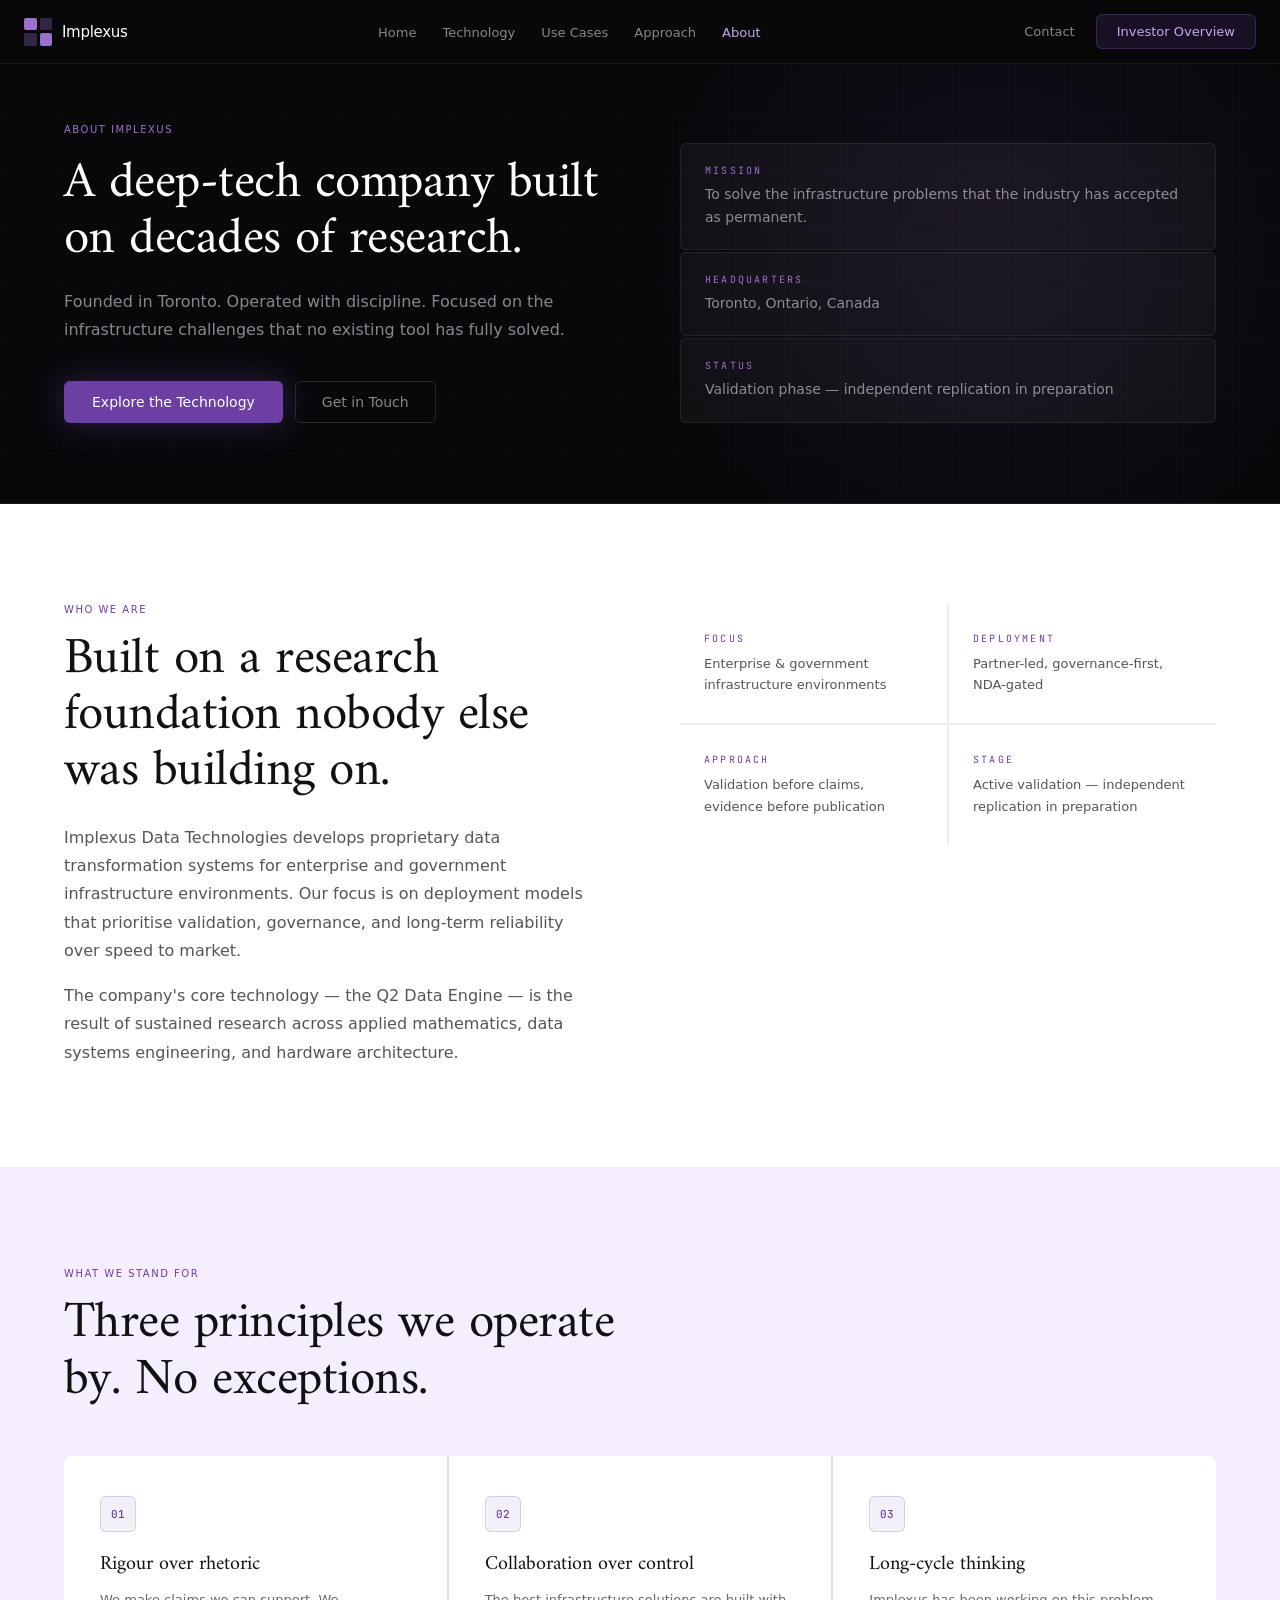
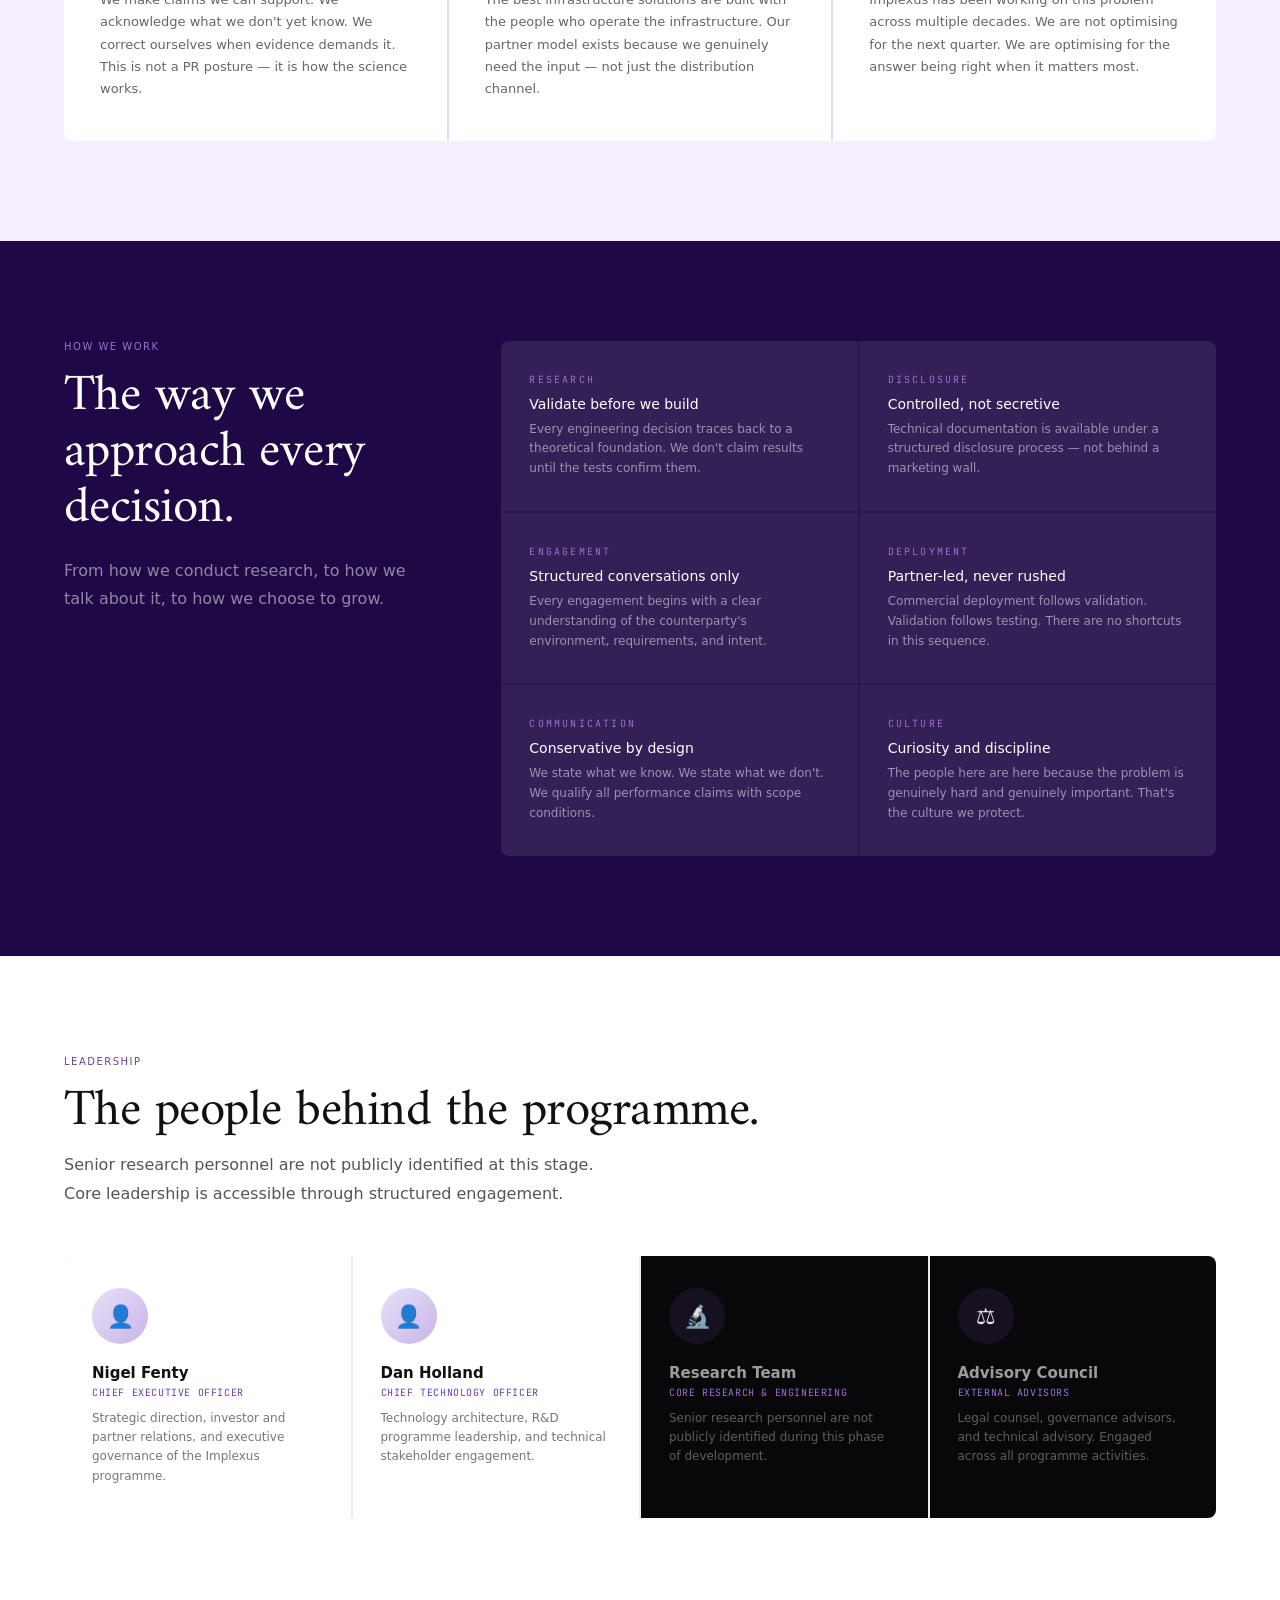
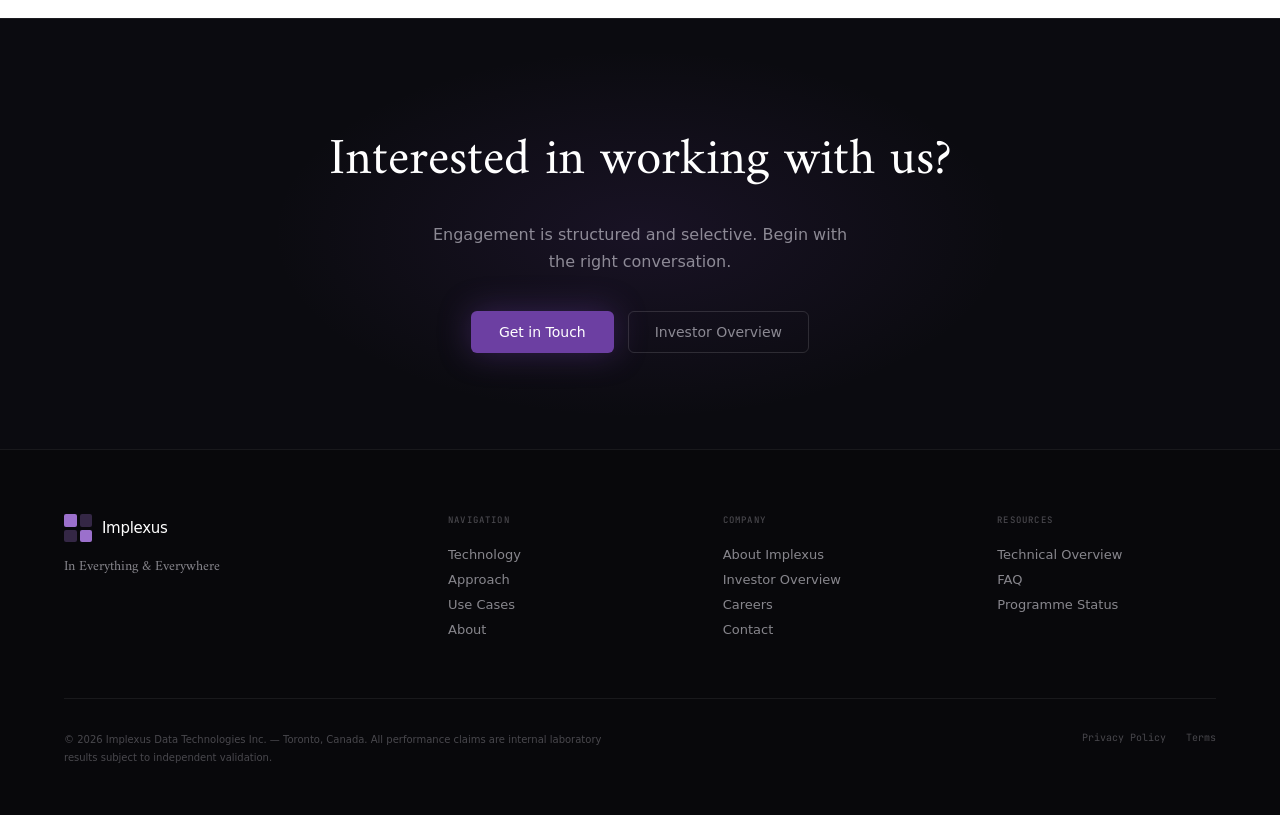
<file: about.html>
<!DOCTYPE html>
<html lang="en">
<head>
<meta charset="UTF-8">
<meta name="viewport" content="width=device-width, initial-scale=1.0">
<link rel="preconnect" href="https://fonts.googleapis.com">
<link href="https://fonts.googleapis.com/css2?family=Amiri:ital,wght@0,400;0,700;1,400;1,700&family=Switzer:wght@300;400;500;600&family=JetBrains+Mono:wght@300;400;500&display=swap" rel="stylesheet">
<link rel="stylesheet" href="_shared.css"><title>About — Implexus Data Technologies</title><style>
@media(max-width:810px){
  .int-layout{grid-template-columns:1fr !important;padding:0 32px}
  .int-sidebar{position:static !important;height:auto !important;border-right:none;border-bottom:1px solid rgba(0,0,0,0.08);padding:32px 0}
  .int-content{padding:40px 0 60px}
  .int-banner-inner{padding:0 32px}
  .c-grid-2,.c-grid-3{grid-template-columns:1fr !important}
  .inv-grid-2,.why-grid{grid-template-columns:1fr !important}
  .rev-grid{grid-template-columns:1fr !important}
  .stage-track{grid-template-columns:1fr 1fr !important}
  .tl-item{grid-template-columns:100px 1fr}
  .pillar-row{grid-template-columns:40px 1fr !important;gap:16px}
  .uc-two-col{grid-template-columns:1fr !important}
  .val-row{grid-template-columns:80px 1fr !important}
  .careers-hero{padding:0 32px 64px !important}
  .careers-values-dark{grid-template-columns:1fr 1fr !important}
  .roles-grid{grid-template-columns:1fr !important}
  .site-footer-top{grid-template-columns:1fr 1fr !important}
  .site-footer-bottom{flex-direction:column;gap:20px}
  .cta-band{padding:72px 32px !important}
  .about-hero-grid{grid-template-columns:1fr !important;gap:40px !important}
  .about-who-grid{grid-template-columns:1fr !important;gap:40px !important}
  .about-mini-grid{grid-template-columns:1fr 1fr !important}
  .about-principles-grid{grid-template-columns:1fr !important}
  .about-how-grid{grid-template-columns:1fr !important;gap:32px !important}
  .about-work-grid{grid-template-columns:1fr !important}
  .about-leadership-grid{grid-template-columns:1fr 1fr !important}
}
@media(max-width:390px){
  .int-layout{padding:0 20px !important}
  .int-banner-inner{padding:0 20px !important}
  .int-sidebar{padding:24px 0}
  .int-content{padding:32px 0 48px}
  .tl-item{grid-template-columns:1fr !important;gap:4px}
  .tl-stage{margin-bottom:4px}
  .pv-step{padding:16px 20px}
  .c-card{padding:24px 20px}
  .int-section-title{font-size:24px}
  .int-banner-title{font-size:28px !important}
  .stage-track{grid-template-columns:1fr !important}
  .why-grid{grid-template-columns:1fr !important}
  .pillar-row{grid-template-columns:1fr !important}
  .pillar-n{display:none}
  .val-row{grid-template-columns:1fr !important;gap:12px}
  .careers-hero{padding:0 20px 48px !important}
  .careers-values-dark{grid-template-columns:1fr !important}
  .site-footer-top{grid-template-columns:1fr !important}
  .site-footer-links{flex-direction:column;gap:10px}
  .cta-band{padding:56px 20px !important}
  .comp-table-wrap{margin:0 -20px;padding:0 20px}
  .about-hero-grid{grid-template-columns:1fr !important}
  .about-who-grid{grid-template-columns:1fr !important}
  .about-mini-grid{grid-template-columns:1fr !important}
  .about-principles-grid{grid-template-columns:1fr !important}
  .about-how-grid{grid-template-columns:1fr !important}
  .about-work-grid{grid-template-columns:1fr !important}
  .about-leadership-grid{grid-template-columns:1fr !important}
}
</style></head>
<body>
<nav id="nav"><a class="nav-logo" href="index.html"><div class="logo-mark"><span></span><span></span><span></span><span></span></div><span class="logo-text">Implexus</span></a><ul class="nav-links"><li><a href="index.html">Home</a></li><li><a href="technology.html">Technology</a></li><li><a href="usecases.html">Use Cases</a></li><li><a href="approach.html">Approach</a></li><li><a href="about.html" class="active">About</a></li></ul><div class="nav-right"><a class="nav-cta-ghost" href="contact.html">Contact</a><a class="nav-cta" href="investor.html">Investor Overview</a></div><button class="nav-hamburger" id="hamburger" onclick="toggleNav()"><span></span><span></span><span></span></button></nav>
<div class="nav-mobile" id="nav-mobile"><a href="index.html" onclick="closeNav()">Home</a><a href="technology.html" onclick="closeNav()">Technology</a><a href="usecases.html" onclick="closeNav()">Use Cases</a><a href="approach.html" onclick="closeNav()">Approach</a><a href="about.html" onclick="closeNav()">About</a><a href="journal.html" onclick="closeNav()">Journal</a>
<a href="faq.html" onclick="closeNav()">FAQ</a><a href="careers.html" onclick="closeNav()">Careers</a><div class="nav-mobile-ctas"><a href="investor.html" class="btn-primary-dark" style="text-align:center;justify-content:center">Investor Overview</a><a href="contact.html" class="btn-ghost-dark" style="text-align:center;justify-content:center">Contact</a></div></div>
<script>function toggleNav(){document.getElementById("nav-mobile").classList.toggle("open")}function closeNav(){document.getElementById("nav-mobile").classList.remove("open")}</script>

<div style="background:var(--bg);padding:calc(var(--nav-h) + 56px) 0 80px;position:relative;overflow:hidden;border-bottom:1px solid var(--border)">
  <div style="position:absolute;inset:0;background-image:linear-gradient(rgba(108,63,162,0.04) 1px,transparent 1px),linear-gradient(90deg,rgba(108,63,162,0.04) 1px,transparent 1px);background-size:56px 56px;pointer-events:none"></div>
  <div style="position:absolute;top:-20%;right:-5%;width:700px;height:700px;background:radial-gradient(circle,rgba(108,63,162,0.12) 0%,transparent 70%);pointer-events:none"></div>
  <div class="container about-hero-grid" style="position:relative;display:grid;grid-template-columns:1fr 1fr;gap:80px;align-items:end">
    <div>
      <div class="eyebrow" style="color:var(--purple-hi);margin-bottom:20px">About Implexus</div>
      <h1 class="heading-xl" style="color:#fff;margin-bottom:20px">A deep-tech company built on decades of research.</h1>
      <p class="body-copy">Founded in Toronto. Operated with discipline. Focused on the infrastructure challenges that no existing tool has fully solved.</p>
      <div style="display:flex;gap:12px;margin-top:36px;flex-wrap:wrap">
        <a href="technology.html" class="btn-primary-dark">Explore the Technology</a>
        <a href="contact.html" class="btn-ghost-dark">Get in Touch</a>
      </div>
    </div>
    <div style="display:flex;flex-direction:column;gap:2px">
      <div style="padding:20px 24px;background:rgba(255,255,255,0.04);border:1px solid var(--border);border-radius:6px"><div class="eyebrow-mono" style="margin-bottom:6px">Mission</div><p style="font-size:14px;font-weight:300;color:var(--text-mid);line-height:1.65">To solve the infrastructure problems that the industry has accepted as permanent.</p></div>
      <div style="padding:20px 24px;background:rgba(255,255,255,0.04);border:1px solid var(--border);border-radius:6px"><div class="eyebrow-mono" style="margin-bottom:6px">Headquarters</div><p style="font-size:14px;font-weight:300;color:var(--text-mid);line-height:1.65">Toronto, Ontario, Canada</p></div>
      <div style="padding:20px 24px;background:rgba(255,255,255,0.04);border:1px solid var(--border);border-radius:6px"><div class="eyebrow-mono" style="margin-bottom:6px">Status</div><p style="font-size:14px;font-weight:300;color:var(--text-mid);line-height:1.65">Validation phase — independent replication in preparation</p></div>
    </div>
  </div>
</div>

<section style="background:#fff;padding:100px 0;border-bottom:1px solid rgba(0,0,0,0.07)">
  <div class="container">
    <div class="about-who-grid" style="display:grid;grid-template-columns:1fr 1fr;gap:80px;align-items:start">
      <div>
        <div class="eyebrow eyebrow-light" style="margin-bottom:16px">Who we are</div>
        <h2 class="heading-xl" style="color:#111;margin-bottom:24px">Built on a research foundation nobody else was building on.</h2>
        <p class="body-copy body-copy-light">Implexus Data Technologies develops proprietary data transformation systems for enterprise and government infrastructure environments. Our focus is on deployment models that prioritise validation, governance, and long-term reliability over speed to market.</p>
        <p class="body-copy body-copy-light mt16">The company's core technology — the Q2 Data Engine — is the result of sustained research across applied mathematics, data systems engineering, and hardware architecture.</p>
      </div>
      <div class="about-mini-grid" style="display:grid;grid-template-columns:1fr 1fr;gap:2px;background:rgba(0,0,0,0.07);border-radius:8px;overflow:hidden;align-self:start">
        <div style="background:#fff;padding:28px 24px"><div class="eyebrow-mono" style="color:var(--purple);margin-bottom:8px">Focus</div><p style="font-size:13px;font-weight:300;color:#555;line-height:1.65">Enterprise &amp; government infrastructure environments</p></div>
        <div style="background:#fff;padding:28px 24px"><div class="eyebrow-mono" style="color:var(--purple);margin-bottom:8px">Deployment</div><p style="font-size:13px;font-weight:300;color:#555;line-height:1.65">Partner-led, governance-first, NDA-gated</p></div>
        <div style="background:#fff;padding:28px 24px"><div class="eyebrow-mono" style="color:var(--purple);margin-bottom:8px">Approach</div><p style="font-size:13px;font-weight:300;color:#555;line-height:1.65">Validation before claims, evidence before publication</p></div>
        <div style="background:#fff;padding:28px 24px"><div class="eyebrow-mono" style="color:var(--purple);margin-bottom:8px">Stage</div><p style="font-size:13px;font-weight:300;color:#555;line-height:1.65">Active validation — independent replication in preparation</p></div>
      </div>
    </div>
  </div>
</section>

<section style="background:#F5EEFF;padding:100px 0">
  <div class="container">
    <div class="eyebrow eyebrow-light" style="margin-bottom:16px">What we stand for</div>
    <h2 class="heading-xl" style="color:#111;margin-bottom:48px;max-width:600px">Three principles we operate by. No exceptions.</h2>
    <div class="about-principles-grid" style="display:grid;grid-template-columns:repeat(3,1fr);gap:2px;background:rgba(0,0,0,0.07);border-radius:8px;overflow:hidden">
      <div style="background:#fff;padding:40px 36px"><div style="width:36px;height:36px;border-radius:6px;background:var(--glow-xs);border:1px solid rgba(108,63,162,0.2);display:flex;align-items:center;justify-content:center;margin-bottom:20px"><span style="font-family:var(--mono);font-size:11px;color:var(--purple);font-weight:500">01</span></div><h3 style="font-family:var(--serif);font-size:20px;font-weight:500;color:#111;margin-bottom:12px;line-height:1.25">Rigour over rhetoric</h3><p style="font-size:13px;font-weight:300;color:#666;line-height:1.72">We make claims we can support. We acknowledge what we don't yet know. We correct ourselves when evidence demands it. This is not a PR posture — it is how the science works.</p></div>
      <div style="background:#fff;padding:40px 36px"><div style="width:36px;height:36px;border-radius:6px;background:var(--glow-xs);border:1px solid rgba(108,63,162,0.2);display:flex;align-items:center;justify-content:center;margin-bottom:20px"><span style="font-family:var(--mono);font-size:11px;color:var(--purple);font-weight:500">02</span></div><h3 style="font-family:var(--serif);font-size:20px;font-weight:500;color:#111;margin-bottom:12px;line-height:1.25">Collaboration over control</h3><p style="font-size:13px;font-weight:300;color:#666;line-height:1.72">The best infrastructure solutions are built with the people who operate the infrastructure. Our partner model exists because we genuinely need the input — not just the distribution channel.</p></div>
      <div style="background:#fff;padding:40px 36px"><div style="width:36px;height:36px;border-radius:6px;background:var(--glow-xs);border:1px solid rgba(108,63,162,0.2);display:flex;align-items:center;justify-content:center;margin-bottom:20px"><span style="font-family:var(--mono);font-size:11px;color:var(--purple);font-weight:500">03</span></div><h3 style="font-family:var(--serif);font-size:20px;font-weight:500;color:#111;margin-bottom:12px;line-height:1.25">Long-cycle thinking</h3><p style="font-size:13px;font-weight:300;color:#666;line-height:1.72">Implexus has been working on this problem across multiple decades. We are not optimising for the next quarter. We are optimising for the answer being right when it matters most.</p></div>
    </div>
  </div>
</section>

<section style="background:#1E0845;padding:100px 0">
  <div class="container">
    <div class="about-how-grid" style="display:grid;grid-template-columns:1fr 2fr;gap:80px;align-items:start">
      <div>
        <div class="eyebrow" style="margin-bottom:16px">How we work</div>
        <h2 class="heading-xl" style="color:#fff;margin-bottom:20px">The way we approach every decision.</h2>
        <p class="body-copy">From how we conduct research, to how we talk about it, to how we choose to grow.</p>
      </div>
      <div class="about-work-grid" style="display:grid;grid-template-columns:1fr 1fr;gap:2px;background:rgba(255,255,255,0.06);border-radius:8px;overflow:hidden">
        <div style="background:rgba(255,255,255,0.04);padding:32px 28px"><div class="eyebrow-mono" style="color:var(--purple-hi);margin-bottom:10px">Research</div><h4 style="font-size:14px;font-weight:500;color:#fff;margin-bottom:8px">Validate before we build</h4><p style="font-size:12px;font-weight:300;color:var(--text-mid);line-height:1.65">Every engineering decision traces back to a theoretical foundation. We don't claim results until the tests confirm them.</p></div>
        <div style="background:rgba(255,255,255,0.04);padding:32px 28px"><div class="eyebrow-mono" style="color:var(--purple-hi);margin-bottom:10px">Disclosure</div><h4 style="font-size:14px;font-weight:500;color:#fff;margin-bottom:8px">Controlled, not secretive</h4><p style="font-size:12px;font-weight:300;color:var(--text-mid);line-height:1.65">Technical documentation is available under a structured disclosure process — not behind a marketing wall.</p></div>
        <div style="background:rgba(255,255,255,0.04);padding:32px 28px"><div class="eyebrow-mono" style="color:var(--purple-hi);margin-bottom:10px">Engagement</div><h4 style="font-size:14px;font-weight:500;color:#fff;margin-bottom:8px">Structured conversations only</h4><p style="font-size:12px;font-weight:300;color:var(--text-mid);line-height:1.65">Every engagement begins with a clear understanding of the counterparty's environment, requirements, and intent.</p></div>
        <div style="background:rgba(255,255,255,0.04);padding:32px 28px"><div class="eyebrow-mono" style="color:var(--purple-hi);margin-bottom:10px">Deployment</div><h4 style="font-size:14px;font-weight:500;color:#fff;margin-bottom:8px">Partner-led, never rushed</h4><p style="font-size:12px;font-weight:300;color:var(--text-mid);line-height:1.65">Commercial deployment follows validation. Validation follows testing. There are no shortcuts in this sequence.</p></div>
        <div style="background:rgba(255,255,255,0.04);padding:32px 28px"><div class="eyebrow-mono" style="color:var(--purple-hi);margin-bottom:10px">Communication</div><h4 style="font-size:14px;font-weight:500;color:#fff;margin-bottom:8px">Conservative by design</h4><p style="font-size:12px;font-weight:300;color:var(--text-mid);line-height:1.65">We state what we know. We state what we don't. We qualify all performance claims with scope conditions.</p></div>
        <div style="background:rgba(255,255,255,0.04);padding:32px 28px"><div class="eyebrow-mono" style="color:var(--purple-hi);margin-bottom:10px">Culture</div><h4 style="font-size:14px;font-weight:500;color:#fff;margin-bottom:8px">Curiosity and discipline</h4><p style="font-size:12px;font-weight:300;color:var(--text-mid);line-height:1.65">The people here are here because the problem is genuinely hard and genuinely important. That's the culture we protect.</p></div>
      </div>
    </div>
  </div>
</section>

<section style="background:#fff;padding:100px 0">
  <div class="container">
    <div class="eyebrow eyebrow-light" style="margin-bottom:16px">Leadership</div>
    <h2 class="heading-xl" style="color:#111;margin-bottom:12px">The people behind the programme.</h2>
    <p class="body-copy body-copy-light" style="max-width:560px;margin-bottom:48px">Senior research personnel are not publicly identified at this stage. Core leadership is accessible through structured engagement.</p>
    <div class="about-leadership-grid" style="display:grid;grid-template-columns:repeat(4,1fr);gap:2px;background:rgba(0,0,0,0.07);border-radius:8px;overflow:hidden">
      <div style="background:#fff;padding:32px 28px"><div style="width:56px;height:56px;border-radius:50%;background:linear-gradient(135deg,#E8E0F8,#C8B4E8);display:flex;align-items:center;justify-content:center;margin-bottom:20px;font-size:22px">👤</div><div style="font-size:15px;font-weight:600;color:#111;margin-bottom:4px">Nigel Fenty</div><div style="font-family:var(--mono);font-size:10px;color:var(--purple);margin-bottom:10px;letter-spacing:0.06em;text-transform:uppercase">Chief Executive Officer</div><p style="font-size:12px;font-weight:300;color:#777;line-height:1.6">Strategic direction, investor and partner relations, and executive governance of the Implexus programme.</p></div>
      <div style="background:#fff;padding:32px 28px"><div style="width:56px;height:56px;border-radius:50%;background:linear-gradient(135deg,#E8E0F8,#C8B4E8);display:flex;align-items:center;justify-content:center;margin-bottom:20px;font-size:22px">👤</div><div style="font-size:15px;font-weight:600;color:#111;margin-bottom:4px">Dan Holland</div><div style="font-family:var(--mono);font-size:10px;color:var(--purple);margin-bottom:10px;letter-spacing:0.06em;text-transform:uppercase">Chief Technology Officer</div><p style="font-size:12px;font-weight:300;color:#777;line-height:1.6">Technology architecture, R&amp;D programme leadership, and technical stakeholder engagement.</p></div>
      <div style="background:var(--bg);padding:32px 28px"><div style="width:56px;height:56px;border-radius:50%;background:rgba(108,63,162,0.15);display:flex;align-items:center;justify-content:center;margin-bottom:20px;font-size:22px">🔬</div><div style="font-size:15px;font-weight:600;color:rgba(255,255,255,0.6);margin-bottom:4px">Research Team</div><div style="font-family:var(--mono);font-size:10px;color:var(--purple-hi);margin-bottom:10px;letter-spacing:0.06em;text-transform:uppercase">Core Research &amp; Engineering</div><p style="font-size:12px;font-weight:300;color:rgba(255,255,255,0.35);line-height:1.6">Senior research personnel are not publicly identified during this phase of development.</p></div>
      <div style="background:var(--bg);padding:32px 28px"><div style="width:56px;height:56px;border-radius:50%;background:rgba(108,63,162,0.15);display:flex;align-items:center;justify-content:center;margin-bottom:20px;font-size:22px">⚖️</div><div style="font-size:15px;font-weight:600;color:rgba(255,255,255,0.6);margin-bottom:4px">Advisory Council</div><div style="font-family:var(--mono);font-size:10px;color:var(--purple-hi);margin-bottom:10px;letter-spacing:0.06em;text-transform:uppercase">External Advisors</div><p style="font-size:12px;font-weight:300;color:rgba(255,255,255,0.35);line-height:1.6">Legal counsel, governance advisors, and technical advisory. Engaged across all programme activities.</p></div>
    </div>
  </div>
</section>

<div class="cta-band">
  <h2>Interested in working with us?</h2>
  <p>Engagement is structured and selective. Begin with the right conversation.</p>
  <div class="cta-band-btns"><a href="contact.html" class="btn-primary-dark">Get in Touch</a><a href="investor.html" class="btn-ghost-dark">Investor Overview</a></div>
</div>

<footer class="site-footer"><div class="site-footer-inner"><div class="site-footer-top"><div><div class="site-footer-logo"><div class="logo-mark"><span></span><span></span><span></span><span></span></div><span class="logo-text">Implexus</span></div><p class="site-footer-tagline">In Everything &amp; Everywhere</p></div><div class="site-footer-col"><h5>Navigation</h5><a href="technology.html">Technology</a><a href="approach.html">Approach</a><a href="usecases.html">Use Cases</a><a href="about.html">About</a></div><div class="site-footer-col"><h5>Company</h5><a href="about.html">About Implexus</a><a href="investor.html">Investor Overview</a><a href="careers.html">Careers</a><a href="contact.html">Contact</a></div><div class="site-footer-col"><h5>Resources</h5><a href="contact.html">Technical Overview</a><a href="faq.html">FAQ</a><a href="investor.html">Programme Status</a></div></div><div class="site-footer-bottom"><p class="site-footer-legal">© 2026 Implexus Data Technologies Inc. — Toronto, Canada. All performance claims are internal laboratory results subject to independent validation.</p><div class="site-footer-links"><a href="#">Privacy Policy</a><a href="#">Terms</a></div></div></div></footer>
</body>
</html>
</file>
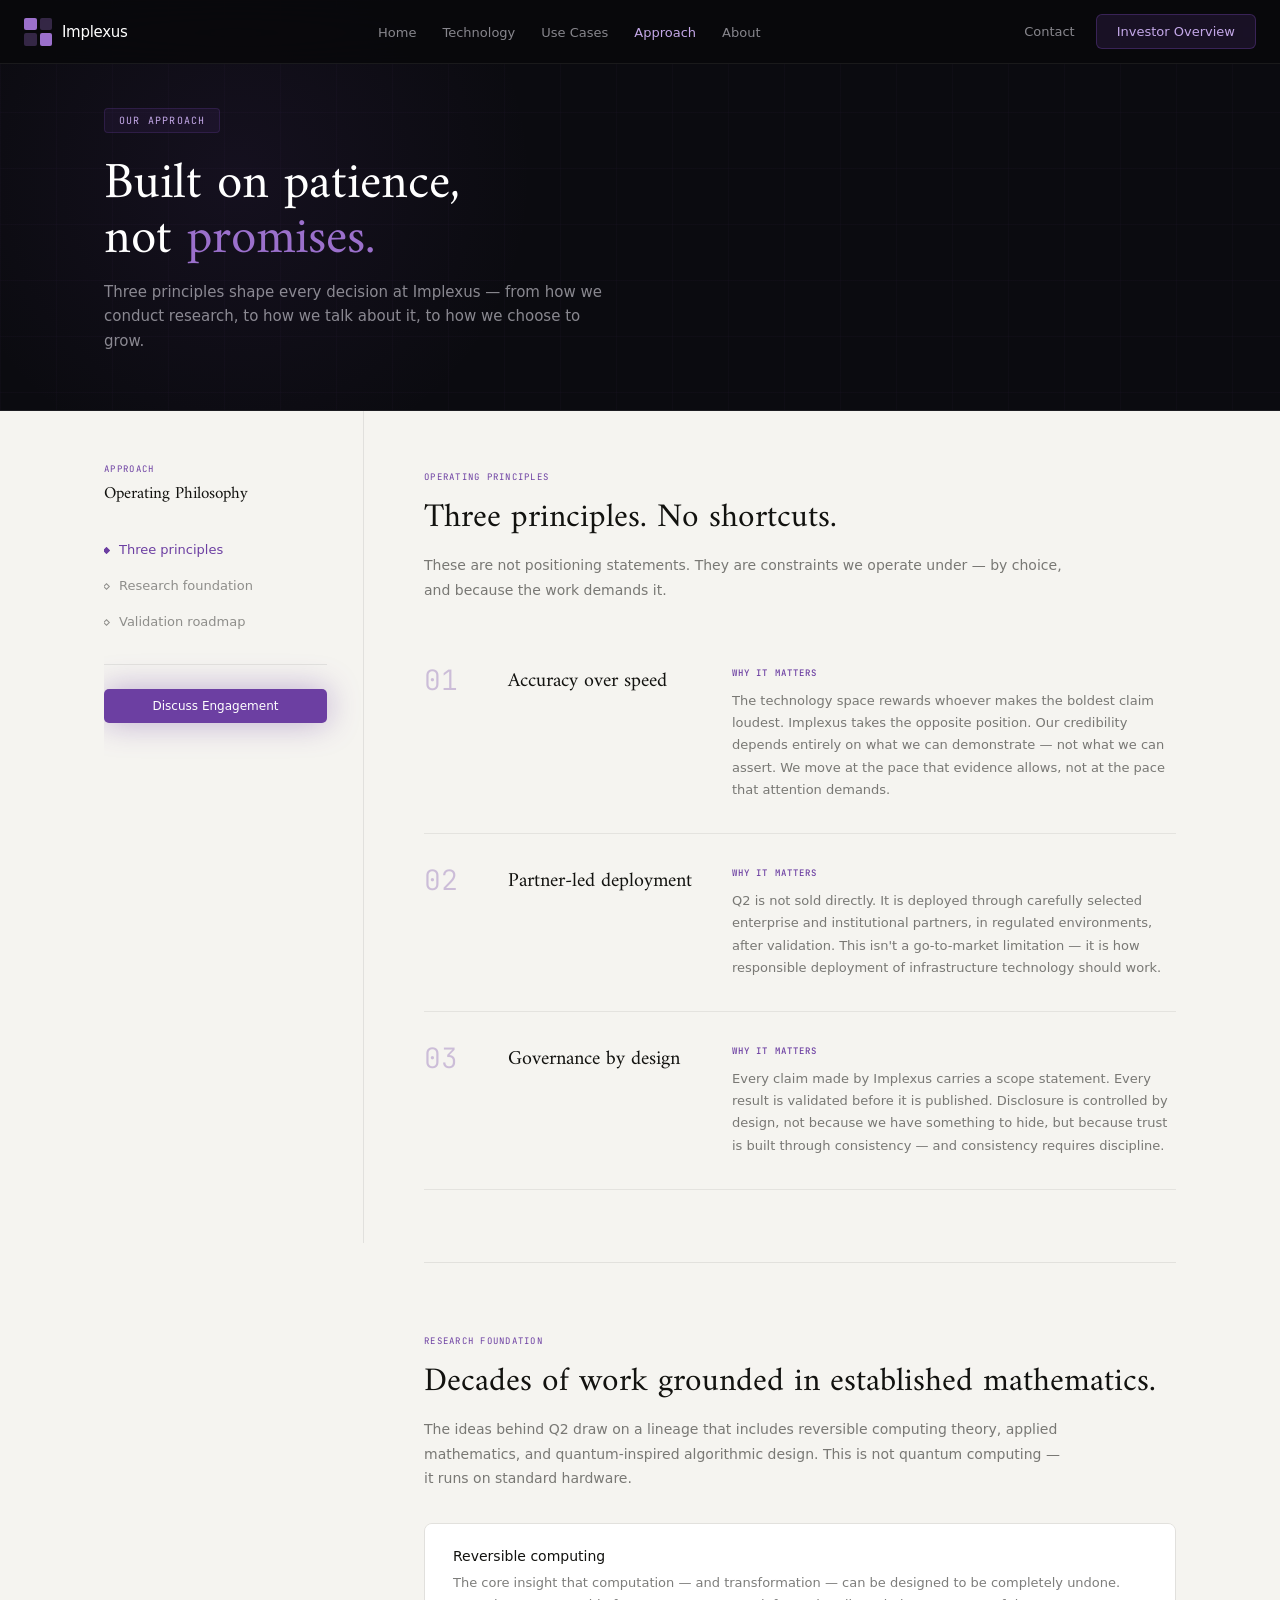
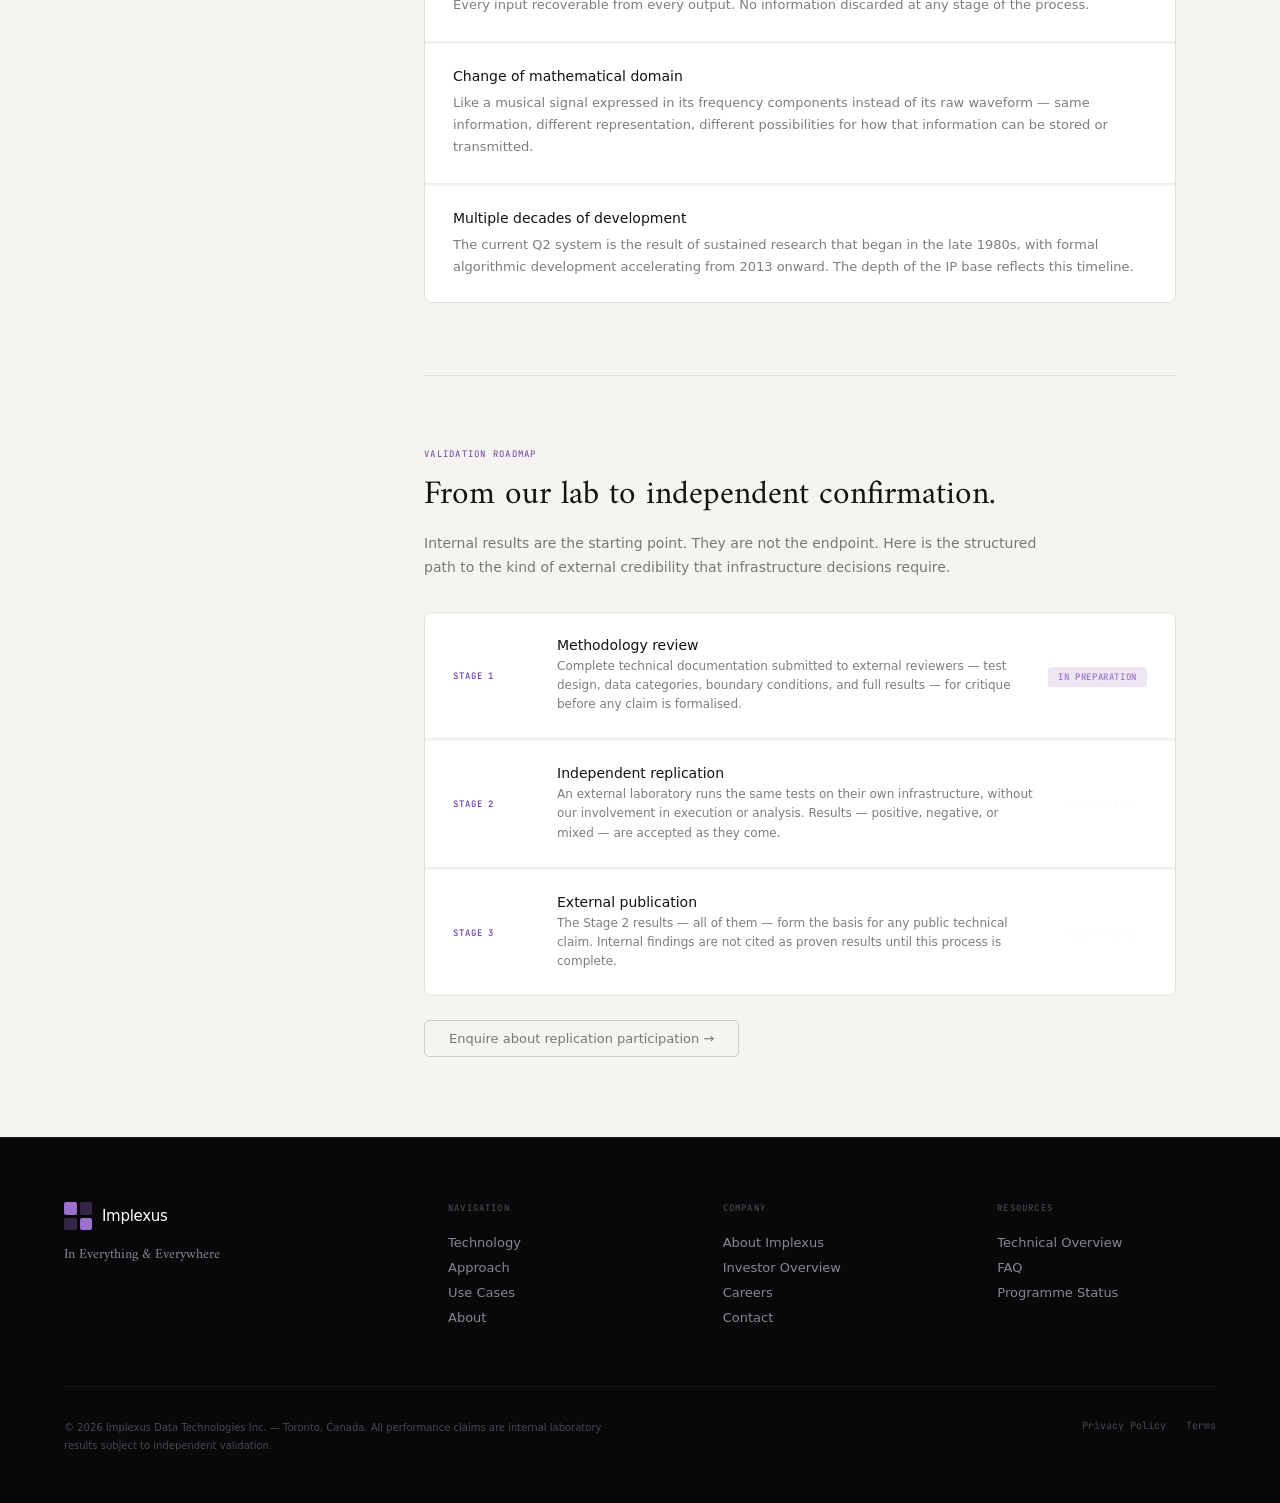
<file: approach.html>
<!DOCTYPE html>
<html lang="en">
<head>
<meta charset="UTF-8">
<meta name="viewport" content="width=device-width, initial-scale=1.0">
<link rel="preconnect" href="https://fonts.googleapis.com">
<link href="https://fonts.googleapis.com/css2?family=Amiri:ital,wght@0,400;0,700;1,400;1,700&family=Switzer:wght@300;400;500;600&family=JetBrains+Mono:wght@300;400;500&display=swap" rel="stylesheet">
<link rel="stylesheet" href="_shared.css"><title>Approach — Implexus Data Technologies</title><style>
@media(max-width:810px){
  .int-layout{grid-template-columns:1fr !important;padding:0 32px}
  .int-sidebar{position:static !important;height:auto !important;border-right:none;border-bottom:1px solid rgba(0,0,0,0.08);padding:32px 0}
  .int-content{padding:40px 0 60px}
  .int-banner-inner{padding:0 32px}
  .c-grid-2,.c-grid-3{grid-template-columns:1fr !important}
  .inv-grid-2,.why-grid{grid-template-columns:1fr !important}
  .rev-grid{grid-template-columns:1fr !important}
  .stage-track{grid-template-columns:1fr 1fr !important}
  .tl-item{grid-template-columns:100px 1fr}
  .pillar-row{grid-template-columns:40px 1fr !important;gap:16px}
  .uc-two-col{grid-template-columns:1fr !important}
  .val-row{grid-template-columns:80px 1fr !important}
  .careers-hero{padding:0 32px 64px !important}
  .careers-values-dark{grid-template-columns:1fr 1fr !important}
  .roles-grid{grid-template-columns:1fr !important}
  .site-footer-top{grid-template-columns:1fr 1fr !important}
  .site-footer-bottom{flex-direction:column;gap:20px}
  .cta-band{padding:72px 32px !important}
}
@media(max-width:390px){
  .int-layout{padding:0 20px !important}
  .int-banner-inner{padding:0 20px !important}
  .int-sidebar{padding:24px 0}
  .int-content{padding:32px 0 48px}
  .tl-item{grid-template-columns:1fr !important;gap:4px}
  .tl-stage{margin-bottom:4px}
  .pv-step{padding:16px 20px}
  .c-card{padding:24px 20px}
  .int-section-title{font-size:24px}
  .int-banner-title{font-size:28px !important}
  .stage-track{grid-template-columns:1fr !important}
  .why-grid{grid-template-columns:1fr !important}
  .pillar-row{grid-template-columns:1fr !important}
  .pillar-n{display:none}
  .val-row{grid-template-columns:1fr !important;gap:12px}
  .careers-hero{padding:0 20px 48px !important}
  .careers-values-dark{grid-template-columns:1fr !important}
  .site-footer-top{grid-template-columns:1fr !important}
  .site-footer-links{flex-direction:column;gap:10px}
  .cta-band{padding:56px 20px !important}
  .comp-table-wrap{margin:0 -20px;padding:0 20px}
}
</style></head>
<body>
<nav id="nav">
  <a class="nav-logo" href="index.html"><div class="logo-mark"><span></span><span></span><span></span><span></span></div><span class="logo-text">Implexus</span></a>
  <ul class="nav-links"><li><a href="index.html">Home</a></li><li><a href="technology.html">Technology</a></li><li><a href="usecases.html">Use Cases</a></li><li><a href="approach.html" class="active">Approach</a></li><li><a href="about.html">About</a></li></ul>
  <div class="nav-right"><a class="nav-cta-ghost" href="contact.html">Contact</a><a class="nav-cta" href="investor.html">Investor Overview</a></div>
  <button class="nav-hamburger" id="hamburger" onclick="toggleNav()"><span></span><span></span><span></span></button>
</nav>
<div class="nav-mobile" id="nav-mobile">
  <a href="index.html" onclick="closeNav()">Home</a>
  <a href="technology.html" onclick="closeNav()">Technology</a>
  <a href="usecases.html" onclick="closeNav()">Use Cases</a>
  <a href="approach.html" onclick="closeNav()">Approach</a>
  <a href="about.html" onclick="closeNav()">About</a>
  <a href="journal.html" onclick="closeNav()">Journal</a>
<a href="faq.html" onclick="closeNav()">FAQ</a>
  <a href="careers.html" onclick="closeNav()">Careers</a>
  <div class="nav-mobile-ctas">
    <a href="investor.html" class="btn-primary-dark" style="text-align:center;justify-content:center">Investor Overview</a>
    <a href="contact.html" class="btn-ghost-dark" style="text-align:center;justify-content:center">Contact</a>
  </div>
</div>
<script>function toggleNav(){document.getElementById("nav-mobile").classList.toggle("open")}function closeNav(){document.getElementById("nav-mobile").classList.remove("open")}</script>
<div class="int-banner" style="background:var(--bg-1)"><div class="int-banner-grid"></div><div class="int-banner-orb" style="left:-5%;right:auto"></div><div class="int-banner-inner"><div class="int-banner-badge">Our approach</div><div class="int-banner-title">Built on patience,<br>not <em>promises.</em></div><p class="int-banner-sub">Three principles shape every decision at Implexus — from how we conduct research, to how we talk about it, to how we choose to grow.</p></div></div>
<div class="int-outer"><div class="int-layout"><aside class="int-sidebar"><div class="sb-page-label">Approach</div><div class="sb-page-title">Operating Philosophy</div><ul class="sb-nav"><li><a class="sb-link active" href="#app-principles"><span class="sb-diamond"></span>Three principles</a></li><li><a class="sb-link" href="#app-research"><span class="sb-diamond"></span>Research foundation</a></li><li><a class="sb-link" href="#app-validation"><span class="sb-diamond"></span>Validation roadmap</a></li></ul><div class="sb-divider"></div><a href="contact.html" class="btn-primary-dark sb-cta">Discuss Engagement</a></aside><main class="int-content">
  <section class="int-section" id="app-principles">
    <div class="int-section-label">Operating principles</div>
    <h2 class="int-section-title">Three principles. No shortcuts.</h2>
    <p class="int-section-body">These are not positioning statements. They are constraints we operate under — by choice, and because the work demands it.</p>
    <div class="pillar-row"><div class="pillar-n">01</div><div class="pillar-title">Accuracy over speed</div><div class="pillar-txt"><span class="pillar-why">Why it matters</span>The technology space rewards whoever makes the boldest claim loudest. Implexus takes the opposite position. Our credibility depends entirely on what we can demonstrate — not what we can assert. We move at the pace that evidence allows, not at the pace that attention demands.</div></div>
    <div class="pillar-row"><div class="pillar-n">02</div><div class="pillar-title">Partner-led deployment</div><div class="pillar-txt"><span class="pillar-why">Why it matters</span>Q2 is not sold directly. It is deployed through carefully selected enterprise and institutional partners, in regulated environments, after validation. This isn't a go-to-market limitation — it is how responsible deployment of infrastructure technology should work.</div></div>
    <div class="pillar-row"><div class="pillar-n">03</div><div class="pillar-title">Governance by design</div><div class="pillar-txt"><span class="pillar-why">Why it matters</span>Every claim made by Implexus carries a scope statement. Every result is validated before it is published. Disclosure is controlled by design, not because we have something to hide, but because trust is built through consistency — and consistency requires discipline.</div></div>
  </section>
  <section class="int-section" id="app-research">
    <div class="int-section-label">Research foundation</div>
    <h2 class="int-section-title">Decades of work grounded in established mathematics.</h2>
    <p class="int-section-body">The ideas behind Q2 draw on a lineage that includes reversible computing theory, applied mathematics, and quantum-inspired algorithmic design. This is not quantum computing — it runs on standard hardware.</p>
    <div class="info-stack">
      <div class="info-card"><div class="info-card-title">Reversible computing</div><div class="info-card-body">The core insight that computation — and transformation — can be designed to be completely undone. Every input recoverable from every output. No information discarded at any stage of the process.</div></div>
      <div class="info-card"><div class="info-card-title">Change of mathematical domain</div><div class="info-card-body">Like a musical signal expressed in its frequency components instead of its raw waveform — same information, different representation, different possibilities for how that information can be stored or transmitted.</div></div>
      <div class="info-card"><div class="info-card-title">Multiple decades of development</div><div class="info-card-body">The current Q2 system is the result of sustained research that began in the late 1980s, with formal algorithmic development accelerating from 2013 onward. The depth of the IP base reflects this timeline.</div></div>
    </div>
  </section>
  <section class="int-section" id="app-validation">
    <div class="int-section-label">Validation roadmap</div>
    <h2 class="int-section-title">From our lab to independent confirmation.</h2>
    <p class="int-section-body">Internal results are the starting point. They are not the endpoint. Here is the structured path to the kind of external credibility that infrastructure decisions require.</p>
    <div class="val-rows">
      <div class="val-row"><div class="val-stg">Stage 1</div><div><div class="val-h4">Methodology review</div><div class="val-p">Complete technical documentation submitted to external reviewers — test design, data categories, boundary conditions, and full results — for critique before any claim is formalised.</div></div><div><span class="sp sp-progress">In preparation</span></div></div>
      <div class="val-row"><div class="val-stg">Stage 2</div><div><div class="val-h4">Independent replication</div><div class="val-p">An external laboratory runs the same tests on their own infrastructure, without our involvement in execution or analysis. Results — positive, negative, or mixed — are accepted as they come.</div></div><div><span class="sp sp-pending">Roadmap item</span></div></div>
      <div class="val-row"><div class="val-stg">Stage 3</div><div><div class="val-h4">External publication</div><div class="val-p">The Stage 2 results — all of them — form the basis for any public technical claim. Internal findings are not cited as proven results until this process is complete.</div></div><div><span class="sp sp-pending">Roadmap item</span></div></div>
    </div>
    <div class="mt24"><a href="contact.html" class="btn-ghost-light">Enquire about replication participation →</a></div>
  </section>
</main></div></div>
<footer class="site-footer"><div class="site-footer-inner"><div class="site-footer-top"><div><div class="site-footer-logo"><div class="logo-mark"><span></span><span></span><span></span><span></span></div><span class="logo-text">Implexus</span></div><p class="site-footer-tagline">In Everything &amp; Everywhere</p></div><div class="site-footer-col"><h5>Navigation</h5><a href="technology.html">Technology</a><a href="approach.html">Approach</a><a href="usecases.html">Use Cases</a><a href="about.html">About</a></div><div class="site-footer-col"><h5>Company</h5><a href="about.html">About Implexus</a><a href="investor.html">Investor Overview</a><a href="careers.html">Careers</a><a href="contact.html">Contact</a></div><div class="site-footer-col"><h5>Resources</h5><a href="contact.html">Technical Overview</a><a href="faq.html">FAQ</a><a href="investor.html">Programme Status</a></div></div><div class="site-footer-bottom"><p class="site-footer-legal">© 2026 Implexus Data Technologies Inc. — Toronto, Canada. All performance claims are internal laboratory results subject to independent validation.</p><div class="site-footer-links"><a href="#">Privacy Policy</a><a href="#">Terms</a></div></div></div></footer>
</body>
</html>
</file>
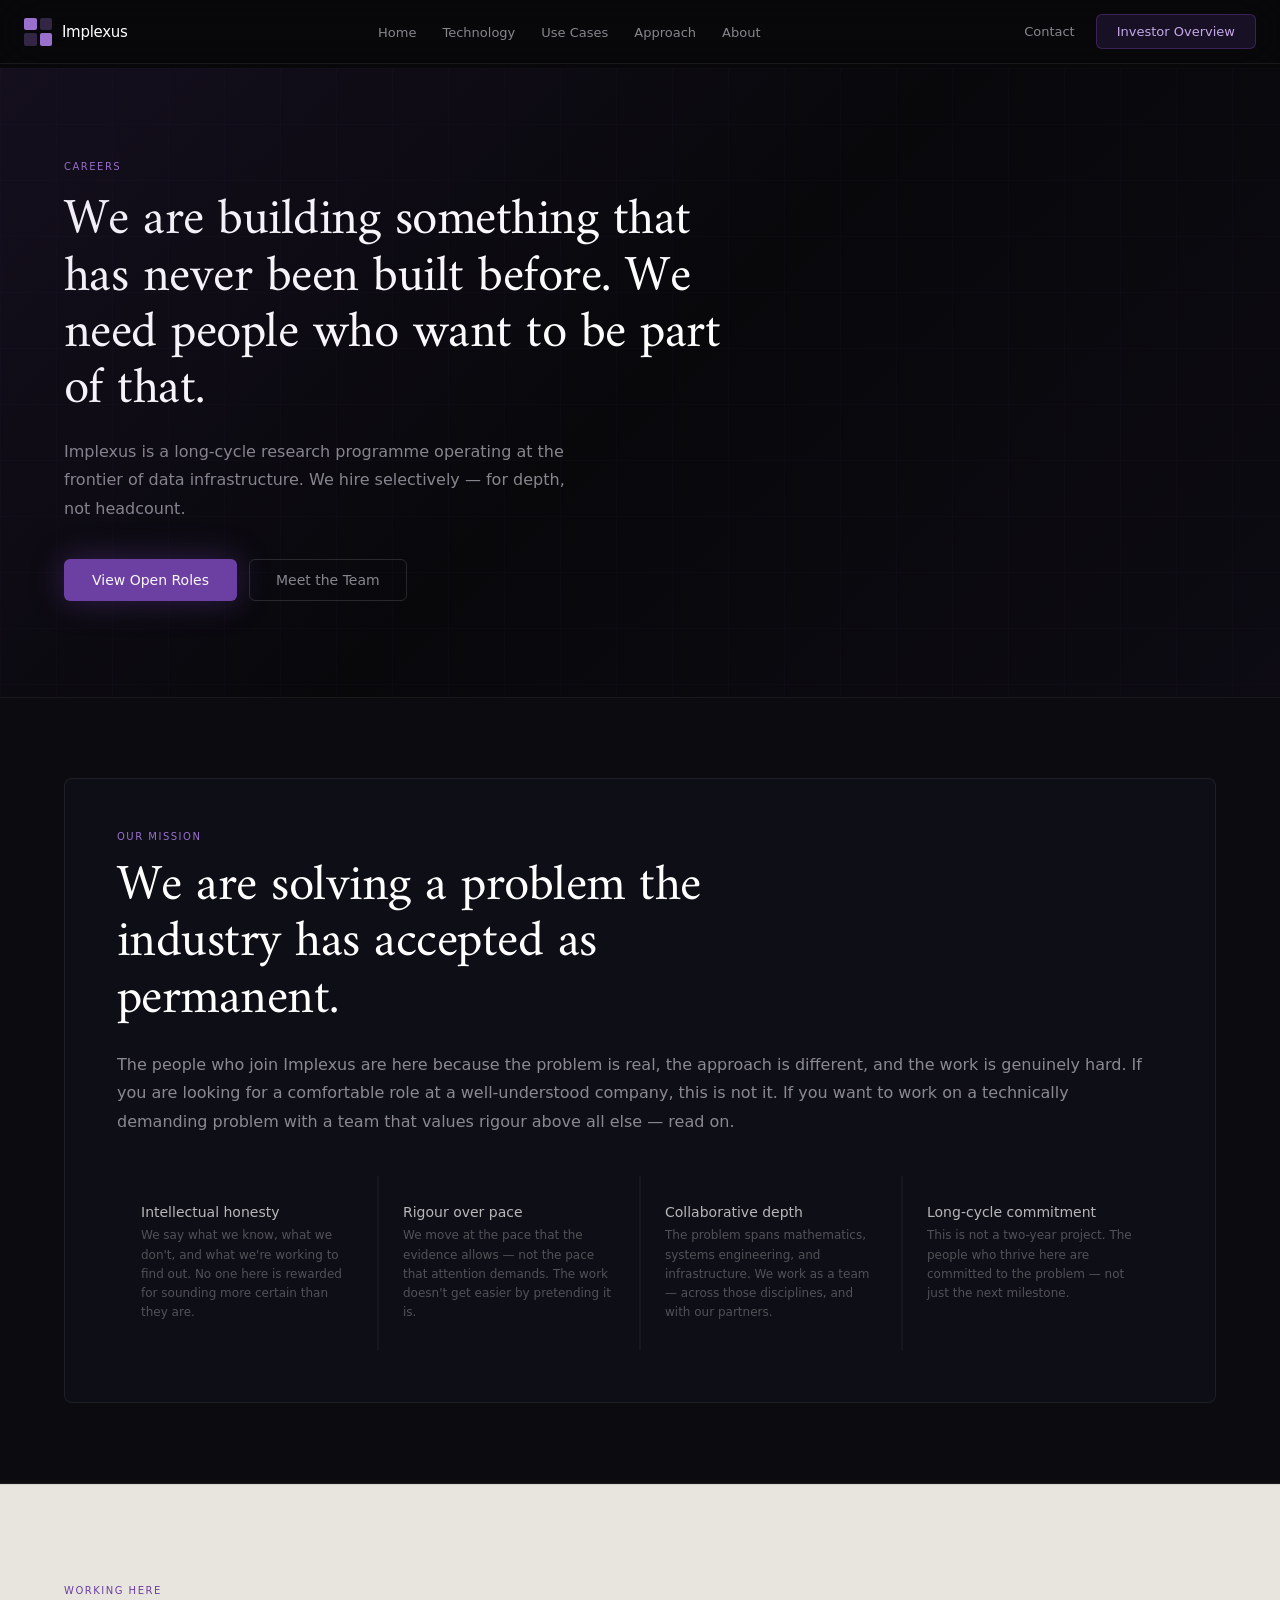
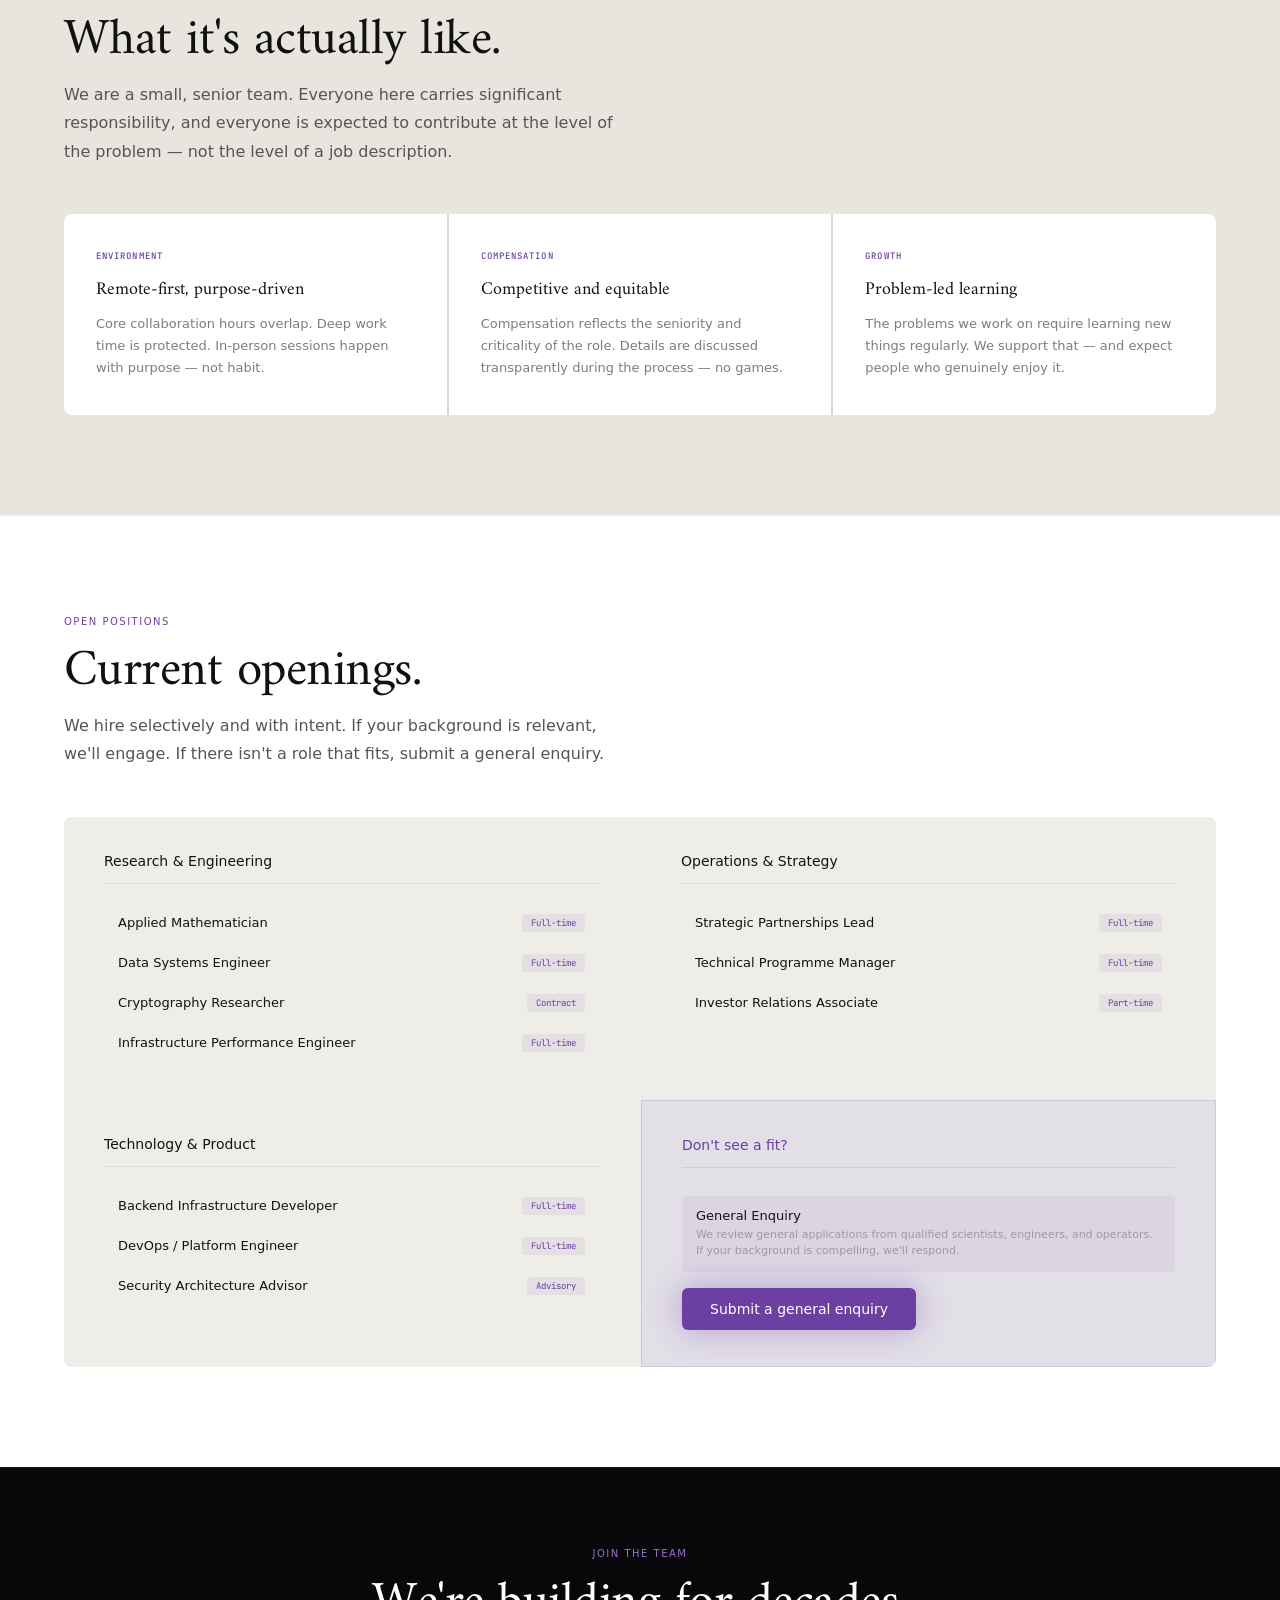
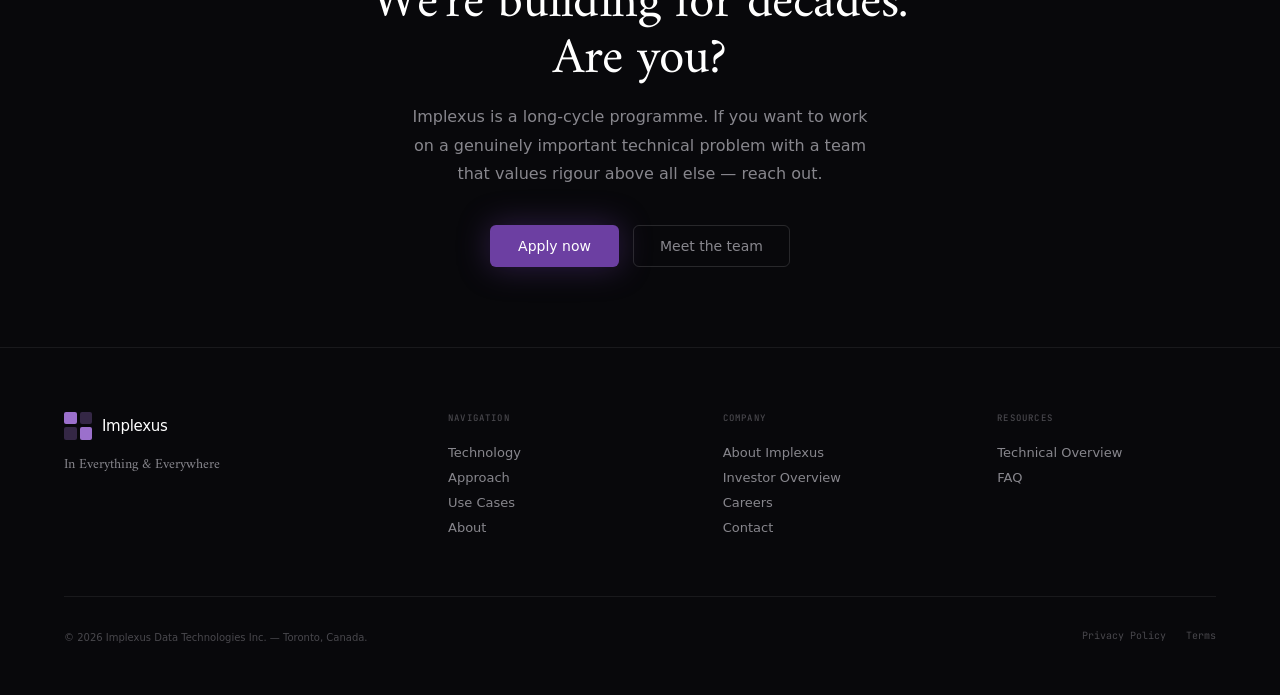
<file: careers.html>
<!DOCTYPE html>
<html lang="en">
<head>
<meta charset="UTF-8">
<meta name="viewport" content="width=device-width, initial-scale=1.0">
<link rel="preconnect" href="https://fonts.googleapis.com">
<link href="https://fonts.googleapis.com/css2?family=Amiri:ital,wght@0,400;0,700;1,400;1,700&family=Switzer:wght@300;400;500;600&family=JetBrains+Mono:wght@300;400;500&display=swap" rel="stylesheet">
<link rel="stylesheet" href="_shared.css"><title>Careers — Implexus Data Technologies</title><style>
@media(max-width:810px){
  .int-layout{grid-template-columns:1fr !important;padding:0 32px}
  .int-sidebar{position:static !important;height:auto !important;border-right:none;border-bottom:1px solid rgba(0,0,0,0.08);padding:32px 0}
  .int-content{padding:40px 0 60px}
  .int-banner-inner{padding:0 32px}
  .c-grid-2,.c-grid-3{grid-template-columns:1fr !important}
  .inv-grid-2,.why-grid{grid-template-columns:1fr !important}
  .rev-grid{grid-template-columns:1fr !important}
  .stage-track{grid-template-columns:1fr 1fr !important}
  .tl-item{grid-template-columns:100px 1fr}
  .pillar-row{grid-template-columns:40px 1fr !important;gap:16px}
  .uc-two-col{grid-template-columns:1fr !important}
  .val-row{grid-template-columns:80px 1fr !important}
  .careers-hero{padding:0 32px 64px !important}
  .careers-values-dark{grid-template-columns:1fr 1fr !important}
  .roles-grid{grid-template-columns:1fr !important}
  .site-footer-top{grid-template-columns:1fr 1fr !important}
  .site-footer-bottom{flex-direction:column;gap:20px}
  .cta-band{padding:72px 32px !important}
  .careers-culture-grid{grid-template-columns:1fr !important}
  .careers-culture-section{padding:64px 32px !important}
  .careers-roles-section{padding:64px 32px !important}
}
@media(max-width:390px){
  .int-layout{padding:0 20px !important}
  .int-banner-inner{padding:0 20px !important}
  .int-sidebar{padding:24px 0}
  .int-content{padding:32px 0 48px}
  .tl-item{grid-template-columns:1fr !important;gap:4px}
  .tl-stage{margin-bottom:4px}
  .pv-step{padding:16px 20px}
  .c-card{padding:24px 20px}
  .int-section-title{font-size:24px}
  .int-banner-title{font-size:28px !important}
  .stage-track{grid-template-columns:1fr !important}
  .why-grid{grid-template-columns:1fr !important}
  .pillar-row{grid-template-columns:1fr !important}
  .pillar-n{display:none}
  .val-row{grid-template-columns:1fr !important;gap:12px}
  .careers-hero{padding:0 20px 48px !important}
  .careers-values-dark{grid-template-columns:1fr !important}
  .site-footer-top{grid-template-columns:1fr !important}
  .site-footer-links{flex-direction:column;gap:10px}
  .cta-band{padding:56px 20px !important}
  .comp-table-wrap{margin:0 -20px;padding:0 20px}
  .careers-culture-grid{grid-template-columns:1fr !important}
  .careers-culture-section{padding:48px 20px !important}
  .careers-roles-section{padding:48px 20px !important}
}
</style></head>
<body>
<nav id="nav"><a class="nav-logo" href="index.html"><div class="logo-mark"><span></span><span></span><span></span><span></span></div><span class="logo-text">Implexus</span></a><ul class="nav-links"><li><a href="index.html">Home</a></li><li><a href="technology.html">Technology</a></li><li><a href="usecases.html">Use Cases</a></li><li><a href="approach.html">Approach</a></li><li><a href="about.html">About</a></li></ul><div class="nav-right"><a class="nav-cta-ghost" href="contact.html">Contact</a><a class="nav-cta" href="investor.html">Investor Overview</a></div><button class="nav-hamburger" id="hamburger" onclick="toggleNav()"><span></span><span></span><span></span></button></nav>
<div class="nav-mobile" id="nav-mobile"><a href="index.html" onclick="closeNav()">Home</a><a href="technology.html" onclick="closeNav()">Technology</a><a href="usecases.html" onclick="closeNav()">Use Cases</a><a href="approach.html" onclick="closeNav()">Approach</a><a href="about.html" onclick="closeNav()">About</a><a href="journal.html" onclick="closeNav()">Journal</a>
<a href="faq.html" onclick="closeNav()">FAQ</a><a href="careers.html" onclick="closeNav()">Careers</a><div class="nav-mobile-ctas"><a href="investor.html" class="btn-primary-dark" style="text-align:center;justify-content:center">Investor Overview</a><a href="contact.html" class="btn-ghost-dark" style="text-align:center;justify-content:center">Contact</a></div></div>
<script>function toggleNav(){document.getElementById("nav-mobile").classList.toggle("open")}function closeNav(){document.getElementById("nav-mobile").classList.remove("open")}</script>

<div style="background:var(--bg);padding-top:var(--nav-h)">
  <div class="careers-hero">
    <div class="careers-hero-bg"></div>
    <div class="careers-hero-grid"></div>
    <div class="eyebrow" style="color:var(--purple-hi);margin-bottom:20px">Careers</div>
    <h1 class="heading-xl" style="color:#fff;margin-bottom:20px;max-width:700px">We are building something that has never been built before. We need people who want to be part of that.</h1>
    <p class="body-copy" style="max-width:520px;margin-bottom:36px">Implexus is a long-cycle research programme operating at the frontier of data infrastructure. We hire selectively — for depth, not headcount.</p>
    <div style="display:flex;gap:12px;flex-wrap:wrap">
      <a href="#open-roles" class="btn-primary-dark">View Open Roles</a>
      <a href="about.html" class="btn-ghost-dark">Meet the Team</a>
    </div>
  </div>

  <div style="background:var(--bg-1);border-bottom:1px solid var(--border);padding:80px 64px">
    <div style="max-width:1200px;margin:0 auto">
      <div style="background:var(--bg-2);border:1px solid var(--border);border-radius:8px;padding:52px">
        <div class="eyebrow" style="margin-bottom:16px">Our mission</div>
        <h2 class="heading-xl" style="color:#fff;margin-bottom:24px;max-width:700px">We are solving a problem the industry has accepted as permanent.</h2>
        <p class="body-copy">The people who join Implexus are here because the problem is real, the approach is different, and the work is genuinely hard. If you are looking for a comfortable role at a well-understood company, this is not it. If you want to work on a technically demanding problem with a team that values rigour above all else — read on.</p>
        <div class="careers-values-dark">
          <div class="cvd-card"><div class="cvd-title">Intellectual honesty</div><div class="cvd-body">We say what we know, what we don't, and what we're working to find out. No one here is rewarded for sounding more certain than they are.</div></div>
          <div class="cvd-card"><div class="cvd-title">Rigour over pace</div><div class="cvd-body">We move at the pace that the evidence allows — not the pace that attention demands. The work doesn't get easier by pretending it is.</div></div>
          <div class="cvd-card"><div class="cvd-title">Collaborative depth</div><div class="cvd-body">The problem spans mathematics, systems engineering, and infrastructure. We work as a team — across those disciplines, and with our partners.</div></div>
          <div class="cvd-card"><div class="cvd-title">Long-cycle commitment</div><div class="cvd-body">This is not a two-year project. The people who thrive here are committed to the problem — not just the next milestone.</div></div>
        </div>
      </div>
    </div>
  </div>

  <section class="careers-culture-section" style="background:var(--cream-2);border-top:1px solid rgba(0,0,0,0.07);padding:100px 64px">
    <div style="max-width:1200px;margin:0 auto">
      <div class="eyebrow eyebrow-light" style="margin-bottom:16px">Working here</div>
      <h2 class="heading-xl" style="color:#111;margin-bottom:12px">What it's actually like.</h2>
      <p class="body-copy body-copy-light" style="max-width:560px;margin-bottom:48px">We are a small, senior team. Everyone here carries significant responsibility, and everyone is expected to contribute at the level of the problem — not the level of a job description.</p>
      <div class="careers-culture-grid" style="display:grid;grid-template-columns:repeat(3,1fr);gap:2px;background:rgba(0,0,0,0.07);border-radius:8px;overflow:hidden">
        <div style="background:#fff;padding:36px 32px"><div style="font-family:var(--mono);font-size:9px;font-weight:500;letter-spacing:0.12em;text-transform:uppercase;color:var(--purple);margin-bottom:12px">Environment</div><h4 style="font-family:var(--serif);font-size:18px;font-weight:400;color:var(--ink);margin-bottom:8px">Remote-first, purpose-driven</h4><p style="font-size:13px;font-weight:300;color:var(--ink-mid);line-height:1.7">Core collaboration hours overlap. Deep work time is protected. In-person sessions happen with purpose — not habit.</p></div>
        <div style="background:#fff;padding:36px 32px"><div style="font-family:var(--mono);font-size:9px;font-weight:500;letter-spacing:0.12em;text-transform:uppercase;color:var(--purple);margin-bottom:12px">Compensation</div><h4 style="font-family:var(--serif);font-size:18px;font-weight:400;color:var(--ink);margin-bottom:8px">Competitive and equitable</h4><p style="font-size:13px;font-weight:300;color:var(--ink-mid);line-height:1.7">Compensation reflects the seniority and criticality of the role. Details are discussed transparently during the process — no games.</p></div>
        <div style="background:#fff;padding:36px 32px"><div style="font-family:var(--mono);font-size:9px;font-weight:500;letter-spacing:0.12em;text-transform:uppercase;color:var(--purple);margin-bottom:12px">Growth</div><h4 style="font-family:var(--serif);font-size:18px;font-weight:400;color:var(--ink);margin-bottom:8px">Problem-led learning</h4><p style="font-size:13px;font-weight:300;color:var(--ink-mid);line-height:1.7">The problems we work on require learning new things regularly. We support that — and expect people who genuinely enjoy it.</p></div>
      </div>
    </div>
  </section>

  <section class="careers-roles-section" style="background:#fff;border-top:1px solid rgba(0,0,0,0.07);padding:100px 64px" id="open-roles">
    <div style="max-width:1200px;margin:0 auto">
      <div class="eyebrow eyebrow-light" style="margin-bottom:16px">Open positions</div>
      <h2 class="heading-xl" style="color:#111;margin-bottom:12px">Current openings.</h2>
      <p class="body-copy body-copy-light" style="max-width:560px">We hire selectively and with intent. If your background is relevant, we'll engage. If there isn't a role that fits, submit a general enquiry.</p>
      <div class="roles-grid">
        <div class="role-dept">
          <h3>Research &amp; Engineering</h3>
          <div class="role-list">
            <div class="role-item"><span class="role-name">Applied Mathematician</span><span class="role-type">Full-time</span></div>
            <div class="role-item"><span class="role-name">Data Systems Engineer</span><span class="role-type">Full-time</span></div>
            <div class="role-item"><span class="role-name">Cryptography Researcher</span><span class="role-type">Contract</span></div>
            <div class="role-item"><span class="role-name">Infrastructure Performance Engineer</span><span class="role-type">Full-time</span></div>
          </div>
        </div>
        <div class="role-dept">
          <h3>Operations &amp; Strategy</h3>
          <div class="role-list">
            <div class="role-item"><span class="role-name">Strategic Partnerships Lead</span><span class="role-type">Full-time</span></div>
            <div class="role-item"><span class="role-name">Technical Programme Manager</span><span class="role-type">Full-time</span></div>
            <div class="role-item"><span class="role-name">Investor Relations Associate</span><span class="role-type">Part-time</span></div>
          </div>
        </div>
        <div class="role-dept">
          <h3>Technology &amp; Product</h3>
          <div class="role-list">
            <div class="role-item"><span class="role-name">Backend Infrastructure Developer</span><span class="role-type">Full-time</span></div>
            <div class="role-item"><span class="role-name">DevOps / Platform Engineer</span><span class="role-type">Full-time</span></div>
            <div class="role-item"><span class="role-name">Security Architecture Advisor</span><span class="role-type">Advisory</span></div>
          </div>
        </div>
        <div class="role-dept" style="background:var(--glow-xs);border:1px solid rgba(108,63,162,0.15)">
          <h3 style="color:var(--purple)">Don't see a fit?</h3>
          <div class="role-list">
            <div class="role-item" style="background:rgba(108,63,162,0.06);border-radius:4px;padding:12px 14px;margin-top:8px"><div><div class="role-name" style="margin-bottom:4px">General Enquiry</div><p style="font-size:11px;color:var(--ink-dim);line-height:1.5">We review general applications from qualified scientists, engineers, and operators. If your background is compelling, we'll respond.</p></div></div>
          </div>
          <div style="margin-top:16px"><a href="contact.html" class="btn-primary-dark">Submit a general enquiry</a></div>
        </div>
      </div>
    </div>
  </section>

  <div style="background:var(--bg);padding:80px 64px;text-align:center;border-top:1px solid var(--border)">
    <div class="eyebrow" style="justify-content:center;margin-bottom:16px">Join the team</div>
    <h2 class="heading-xl" style="color:#fff;margin-bottom:16px;max-width:600px;margin-left:auto;margin-right:auto">We're building for decades. Are you?</h2>
    <p class="body-copy" style="max-width:480px;margin:0 auto 36px">Implexus is a long-cycle programme. If you want to work on a genuinely important technical problem with a team that values rigour above all else — reach out.</p>
    <div style="display:flex;gap:14px;justify-content:center;flex-wrap:wrap">
      <a href="contact.html" class="btn-primary-dark">Apply now</a>
      <a href="about.html" class="btn-ghost-dark">Meet the team</a>
    </div>
  </div>
</div>

<footer class="site-footer"><div class="site-footer-inner"><div class="site-footer-top"><div><div class="site-footer-logo"><div class="logo-mark"><span></span><span></span><span></span><span></span></div><span class="logo-text">Implexus</span></div><p class="site-footer-tagline">In Everything &amp; Everywhere</p></div><div class="site-footer-col"><h5>Navigation</h5><a href="technology.html">Technology</a><a href="approach.html">Approach</a><a href="usecases.html">Use Cases</a><a href="about.html">About</a></div><div class="site-footer-col"><h5>Company</h5><a href="about.html">About Implexus</a><a href="investor.html">Investor Overview</a><a href="careers.html">Careers</a><a href="contact.html">Contact</a></div><div class="site-footer-col"><h5>Resources</h5><a href="contact.html">Technical Overview</a><a href="faq.html">FAQ</a></div></div><div class="site-footer-bottom"><p class="site-footer-legal">© 2026 Implexus Data Technologies Inc. — Toronto, Canada.</p><div class="site-footer-links"><a href="#">Privacy Policy</a><a href="#">Terms</a></div></div></div></footer>
</body>
</html>
</file>
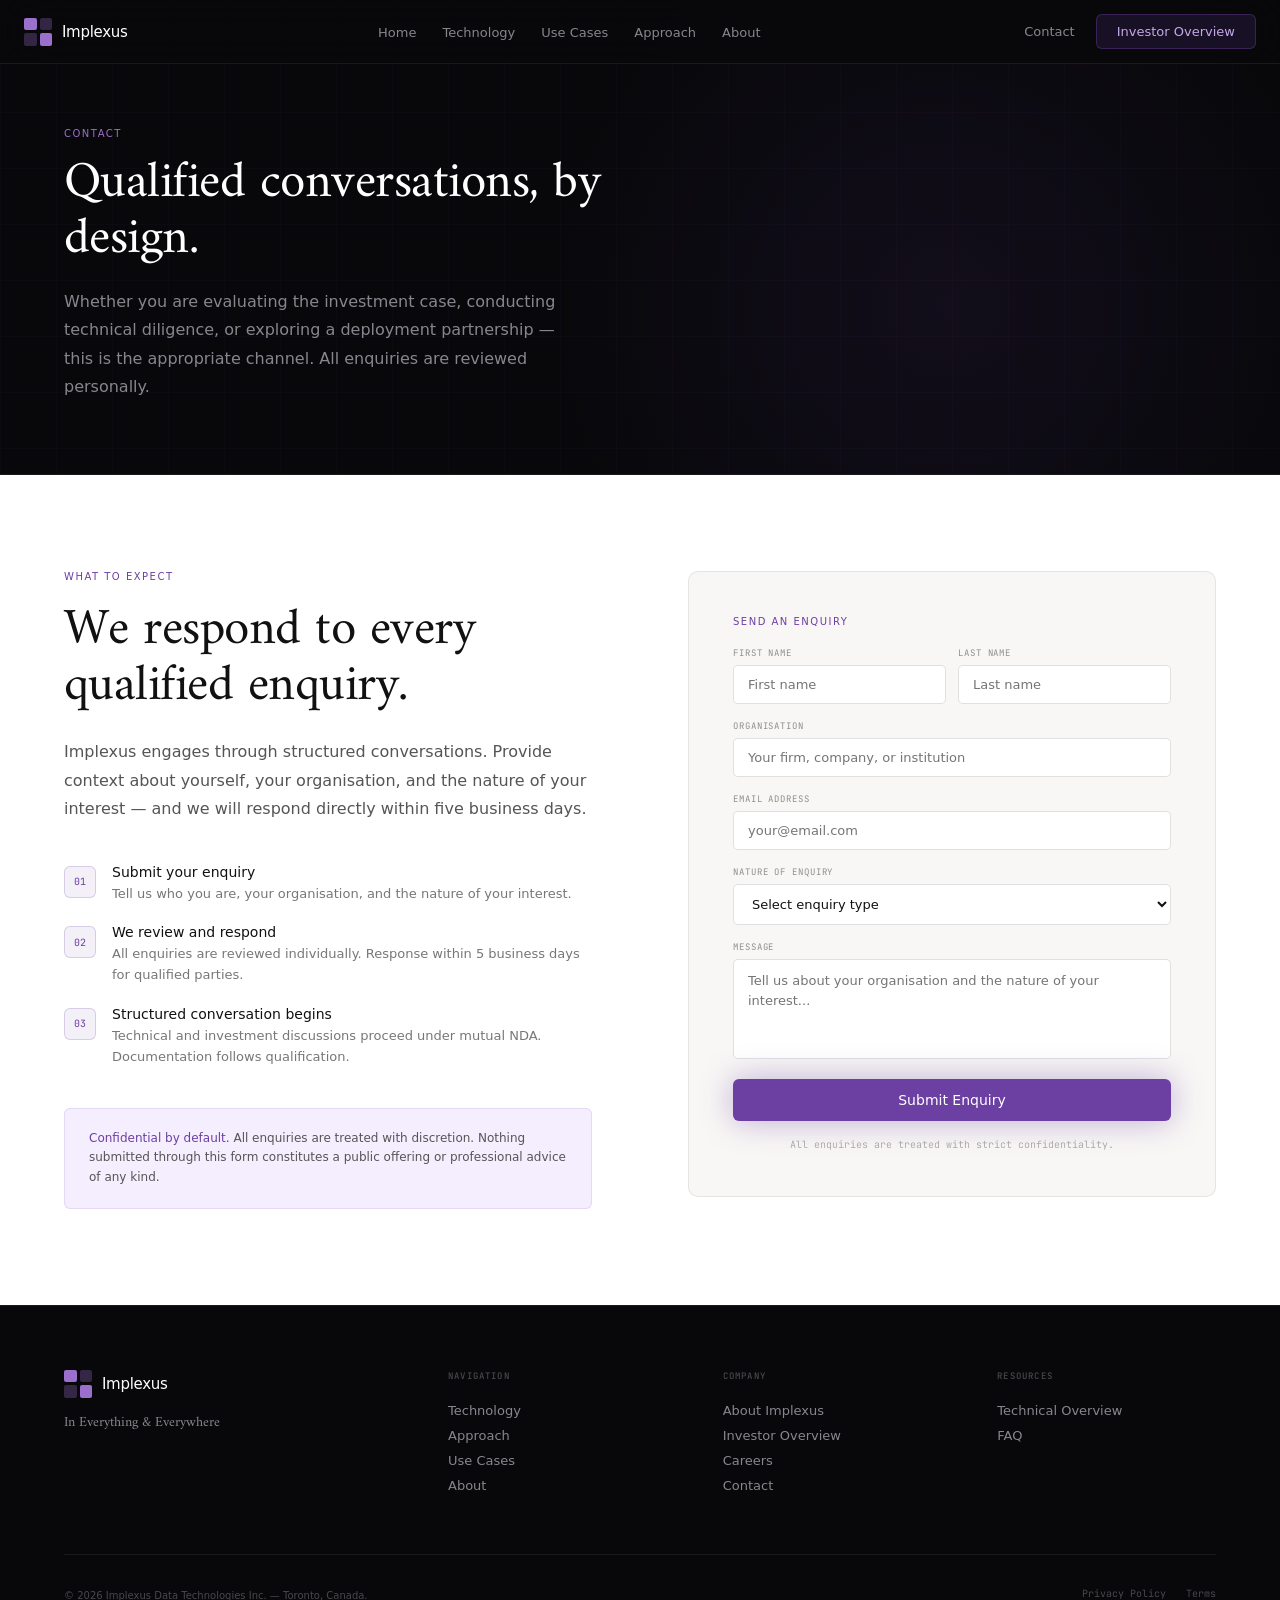
<file: contact.html>
<!DOCTYPE html>
<html lang="en">
<head>
<meta charset="UTF-8">
<meta name="viewport" content="width=device-width, initial-scale=1.0">
<link rel="preconnect" href="https://fonts.googleapis.com">
<link href="https://fonts.googleapis.com/css2?family=Amiri:ital,wght@0,400;0,700;1,400;1,700&family=Switzer:wght@300;400;500;600&family=JetBrains+Mono:wght@300;400;500&display=swap" rel="stylesheet">
<link rel="stylesheet" href="_shared.css"><title>Contact — Implexus Data Technologies</title><style>
@media(max-width:810px){
  .int-layout{grid-template-columns:1fr !important;padding:0 32px}
  .int-sidebar{position:static !important;height:auto !important;border-right:none;border-bottom:1px solid rgba(0,0,0,0.08);padding:32px 0}
  .int-content{padding:40px 0 60px}
  .int-banner-inner{padding:0 32px}
  .c-grid-2,.c-grid-3{grid-template-columns:1fr !important}
  .inv-grid-2,.why-grid{grid-template-columns:1fr !important}
  .rev-grid{grid-template-columns:1fr !important}
  .stage-track{grid-template-columns:1fr 1fr !important}
  .tl-item{grid-template-columns:100px 1fr}
  .pillar-row{grid-template-columns:40px 1fr !important;gap:16px}
  .uc-two-col{grid-template-columns:1fr !important}
  .val-row{grid-template-columns:80px 1fr !important}
  .careers-hero{padding:0 32px 64px !important}
  .careers-values-dark{grid-template-columns:1fr 1fr !important}
  .roles-grid{grid-template-columns:1fr !important}
  .site-footer-top{grid-template-columns:1fr 1fr !important}
  .site-footer-bottom{flex-direction:column;gap:20px}
  .cta-band{padding:72px 32px !important}
  .contact-main-grid{grid-template-columns:1fr !important;gap:48px !important}
  .contact-name-grid{grid-template-columns:1fr 1fr !important}
}
@media(max-width:390px){
  .int-layout{padding:0 20px !important}
  .int-banner-inner{padding:0 20px !important}
  .int-sidebar{padding:24px 0}
  .int-content{padding:32px 0 48px}
  .tl-item{grid-template-columns:1fr !important;gap:4px}
  .tl-stage{margin-bottom:4px}
  .pv-step{padding:16px 20px}
  .c-card{padding:24px 20px}
  .int-section-title{font-size:24px}
  .int-banner-title{font-size:28px !important}
  .stage-track{grid-template-columns:1fr !important}
  .why-grid{grid-template-columns:1fr !important}
  .pillar-row{grid-template-columns:1fr !important}
  .pillar-n{display:none}
  .val-row{grid-template-columns:1fr !important;gap:12px}
  .careers-hero{padding:0 20px 48px !important}
  .careers-values-dark{grid-template-columns:1fr !important}
  .site-footer-top{grid-template-columns:1fr !important}
  .site-footer-links{flex-direction:column;gap:10px}
  .cta-band{padding:56px 20px !important}
  .comp-table-wrap{margin:0 -20px;padding:0 20px}
  .contact-main-grid{grid-template-columns:1fr !important;gap:32px !important}
  .contact-name-grid{grid-template-columns:1fr !important}
}
</style></head>
<body>
<nav id="nav"><a class="nav-logo" href="index.html"><div class="logo-mark"><span></span><span></span><span></span><span></span></div><span class="logo-text">Implexus</span></a><ul class="nav-links"><li><a href="index.html">Home</a></li><li><a href="technology.html">Technology</a></li><li><a href="usecases.html">Use Cases</a></li><li><a href="approach.html">Approach</a></li><li><a href="about.html">About</a></li></ul><div class="nav-right"><a class="nav-cta-ghost" href="contact.html">Contact</a><a class="nav-cta" href="investor.html">Investor Overview</a></div><button class="nav-hamburger" id="hamburger" onclick="toggleNav()"><span></span><span></span><span></span></button></nav>
<div class="nav-mobile" id="nav-mobile"><a href="index.html" onclick="closeNav()">Home</a><a href="technology.html" onclick="closeNav()">Technology</a><a href="usecases.html" onclick="closeNav()">Use Cases</a><a href="approach.html" onclick="closeNav()">Approach</a><a href="about.html" onclick="closeNav()">About</a><a href="journal.html" onclick="closeNav()">Journal</a>
<a href="faq.html" onclick="closeNav()">FAQ</a><a href="careers.html" onclick="closeNav()">Careers</a><div class="nav-mobile-ctas"><a href="investor.html" class="btn-primary-dark" style="text-align:center;justify-content:center">Investor Overview</a><a href="contact.html" class="btn-ghost-dark" style="text-align:center;justify-content:center">Contact</a></div></div>
<script>function toggleNav(){document.getElementById("nav-mobile").classList.toggle("open")}function closeNav(){document.getElementById("nav-mobile").classList.remove("open")}</script>

<div style="background:var(--bg);padding:calc(var(--nav-h) + 60px) 0 72px;position:relative;overflow:hidden;border-bottom:1px solid var(--border)">
  <div style="position:absolute;inset:0;background-image:linear-gradient(rgba(108,63,162,0.04) 1px,transparent 1px),linear-gradient(90deg,rgba(108,63,162,0.04) 1px,transparent 1px);background-size:56px 56px;pointer-events:none"></div>
  <div style="position:absolute;top:-20%;right:-5%;width:800px;height:800px;background:radial-gradient(circle,rgba(108,63,162,0.1) 0%,transparent 70%);pointer-events:none"></div>
  <div class="container" style="position:relative">
    <div class="eyebrow" style="margin-bottom:16px">Contact</div>
    <h1 class="heading-xl" style="color:#fff;max-width:640px;margin-bottom:20px">Qualified conversations, by design.</h1>
    <p class="body-copy" style="max-width:520px">Whether you are evaluating the investment case, conducting technical diligence, or exploring a deployment partnership — this is the appropriate channel. All enquiries are reviewed personally.</p>
  </div>
</div>

<section style="background:#fff;padding:96px 0">
  <div class="container contact-main-grid" style="display:grid;grid-template-columns:1fr 1fr;gap:96px;align-items:start">
    <div>
      <div class="eyebrow eyebrow-light" style="margin-bottom:20px">What to expect</div>
      <h2 class="heading-xl" style="color:#111;margin-bottom:24px;max-width:440px">We respond to every qualified enquiry.</h2>
      <p class="body-copy body-copy-light">Implexus engages through structured conversations. Provide context about yourself, your organisation, and the nature of your interest — and we will respond directly within five business days.</p>
      <div style="display:flex;flex-direction:column;gap:20px;margin-top:40px">
        <div style="display:flex;align-items:flex-start;gap:16px"><div style="width:32px;height:32px;border-radius:6px;background:var(--glow-xs);border:1px solid rgba(108,63,162,0.2);display:flex;align-items:center;justify-content:center;flex-shrink:0;margin-top:2px"><span style="font-family:var(--mono);font-size:10px;color:var(--purple)">01</span></div><div><h4 style="font-size:14px;font-weight:500;color:#111;margin-bottom:4px">Submit your enquiry</h4><p style="font-size:13px;font-weight:300;color:#777;line-height:1.6">Tell us who you are, your organisation, and the nature of your interest.</p></div></div>
        <div style="display:flex;align-items:flex-start;gap:16px"><div style="width:32px;height:32px;border-radius:6px;background:var(--glow-xs);border:1px solid rgba(108,63,162,0.2);display:flex;align-items:center;justify-content:center;flex-shrink:0;margin-top:2px"><span style="font-family:var(--mono);font-size:10px;color:var(--purple)">02</span></div><div><h4 style="font-size:14px;font-weight:500;color:#111;margin-bottom:4px">We review and respond</h4><p style="font-size:13px;font-weight:300;color:#777;line-height:1.6">All enquiries are reviewed individually. Response within 5 business days for qualified parties.</p></div></div>
        <div style="display:flex;align-items:flex-start;gap:16px"><div style="width:32px;height:32px;border-radius:6px;background:var(--glow-xs);border:1px solid rgba(108,63,162,0.2);display:flex;align-items:center;justify-content:center;flex-shrink:0;margin-top:2px"><span style="font-family:var(--mono);font-size:10px;color:var(--purple)">03</span></div><div><h4 style="font-size:14px;font-weight:500;color:#111;margin-bottom:4px">Structured conversation begins</h4><p style="font-size:13px;font-weight:300;color:#777;line-height:1.6">Technical and investment discussions proceed under mutual NDA. Documentation follows qualification.</p></div></div>
      </div>
      <div style="margin-top:40px;padding:20px 24px;background:#F5EEFF;border-radius:6px;border:1px solid rgba(108,63,162,0.12)"><p style="font-size:12px;font-weight:300;color:#555;line-height:1.65"><strong style="color:var(--purple);font-weight:500">Confidential by default.</strong> All enquiries are treated with discretion. Nothing submitted through this form constitutes a public offering or professional advice of any kind.</p></div>
    </div>
    <div>
      <div style="background:#F8F7F5;border-radius:10px;padding:44px;border:1px solid rgba(0,0,0,0.08)">
        <div class="eyebrow eyebrow-light" style="margin-bottom:20px">Send an enquiry</div>
        <div style="display:flex;flex-direction:column;gap:16px">
          <div class="contact-name-grid" style="display:grid;grid-template-columns:1fr 1fr;gap:12px">
            <div><label style="font-family:var(--mono);font-size:9px;font-weight:400;letter-spacing:0.1em;text-transform:uppercase;color:rgba(18,18,15,0.45);display:block;margin-bottom:6px">First name</label><input placeholder="First name" style="width:100%;padding:11px 14px;background:#fff;border:1px solid rgba(0,0,0,0.12);border-radius:5px;font-size:13px;font-weight:300;color:#111;font-family:var(--sans);outline:none;transition:border-color 0.2s"/></div>
            <div><label style="font-family:var(--mono);font-size:9px;font-weight:400;letter-spacing:0.1em;text-transform:uppercase;color:rgba(18,18,15,0.45);display:block;margin-bottom:6px">Last name</label><input placeholder="Last name" style="width:100%;padding:11px 14px;background:#fff;border:1px solid rgba(0,0,0,0.12);border-radius:5px;font-size:13px;font-weight:300;color:#111;font-family:var(--sans);outline:none;transition:border-color 0.2s"/></div>
          </div>
          <div><label style="font-family:var(--mono);font-size:9px;font-weight:400;letter-spacing:0.1em;text-transform:uppercase;color:rgba(18,18,15,0.45);display:block;margin-bottom:6px">Organisation</label><input placeholder="Your firm, company, or institution" style="width:100%;padding:11px 14px;background:#fff;border:1px solid rgba(0,0,0,0.12);border-radius:5px;font-size:13px;font-weight:300;color:#111;font-family:var(--sans);outline:none;transition:border-color 0.2s"/></div>
          <div><label style="font-family:var(--mono);font-size:9px;font-weight:400;letter-spacing:0.1em;text-transform:uppercase;color:rgba(18,18,15,0.45);display:block;margin-bottom:6px">Email address</label><input type="email" placeholder="your@email.com" style="width:100%;padding:11px 14px;background:#fff;border:1px solid rgba(0,0,0,0.12);border-radius:5px;font-size:13px;font-weight:300;color:#111;font-family:var(--sans);outline:none;transition:border-color 0.2s"/></div>
          <div><label style="font-family:var(--mono);font-size:9px;font-weight:400;letter-spacing:0.1em;text-transform:uppercase;color:rgba(18,18,15,0.45);display:block;margin-bottom:6px">Nature of enquiry</label><select style="width:100%;padding:11px 14px;background:#fff;border:1px solid rgba(0,0,0,0.12);border-radius:5px;font-size:13px;font-weight:300;color:#111;font-family:var(--sans);outline:none;cursor:pointer"><option value="">Select enquiry type</option><option>Investment inquiry</option><option>Technical access request</option><option>Partnership &amp; licensing</option><option>General enquiry</option></select></div>
          <div><label style="font-family:var(--mono);font-size:9px;font-weight:400;letter-spacing:0.1em;text-transform:uppercase;color:rgba(18,18,15,0.45);display:block;margin-bottom:6px">Message</label><textarea placeholder="Tell us about your organisation and the nature of your interest..." style="width:100%;padding:11px 14px;background:#fff;border:1px solid rgba(0,0,0,0.12);border-radius:5px;font-size:13px;font-weight:300;color:#111;font-family:var(--sans);outline:none;resize:none;min-height:100px;line-height:1.6;transition:border-color 0.2s"></textarea></div>
          <button class="btn-primary-dark" style="width:100%;justify-content:center">Submit Enquiry</button>
          <p style="font-family:var(--mono);font-size:10px;font-weight:300;color:rgba(18,18,15,0.35);line-height:1.5;text-align:center">All enquiries are treated with strict confidentiality.</p>
        </div>
      </div>
    </div>
  </div>
</section>

<footer class="site-footer"><div class="site-footer-inner"><div class="site-footer-top"><div><div class="site-footer-logo"><div class="logo-mark"><span></span><span></span><span></span><span></span></div><span class="logo-text">Implexus</span></div><p class="site-footer-tagline">In Everything &amp; Everywhere</p></div><div class="site-footer-col"><h5>Navigation</h5><a href="technology.html">Technology</a><a href="approach.html">Approach</a><a href="usecases.html">Use Cases</a><a href="about.html">About</a></div><div class="site-footer-col"><h5>Company</h5><a href="about.html">About Implexus</a><a href="investor.html">Investor Overview</a><a href="careers.html">Careers</a><a href="contact.html">Contact</a></div><div class="site-footer-col"><h5>Resources</h5><a href="contact.html">Technical Overview</a><a href="faq.html">FAQ</a></div></div><div class="site-footer-bottom"><p class="site-footer-legal">© 2026 Implexus Data Technologies Inc. — Toronto, Canada.</p><div class="site-footer-links"><a href="#">Privacy Policy</a><a href="#">Terms</a></div></div></div></footer>
</body>
</html>
</file>
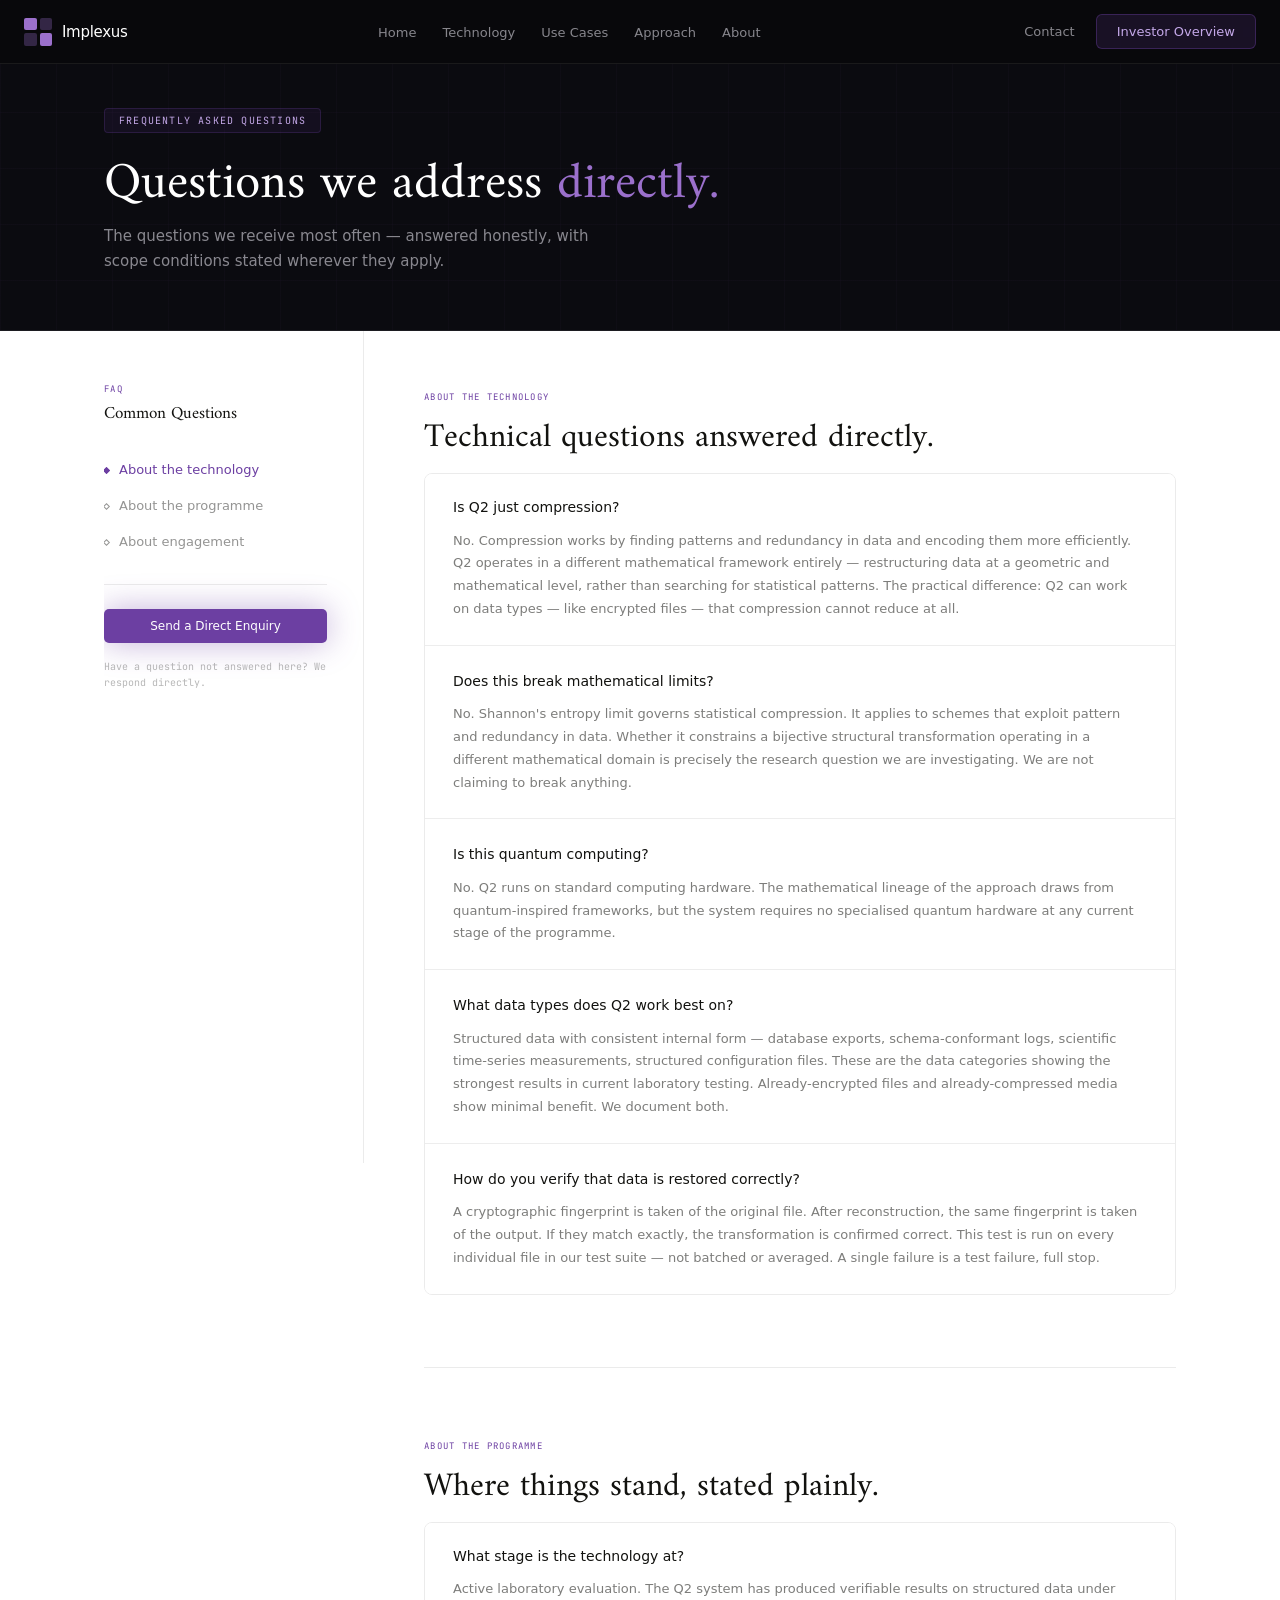
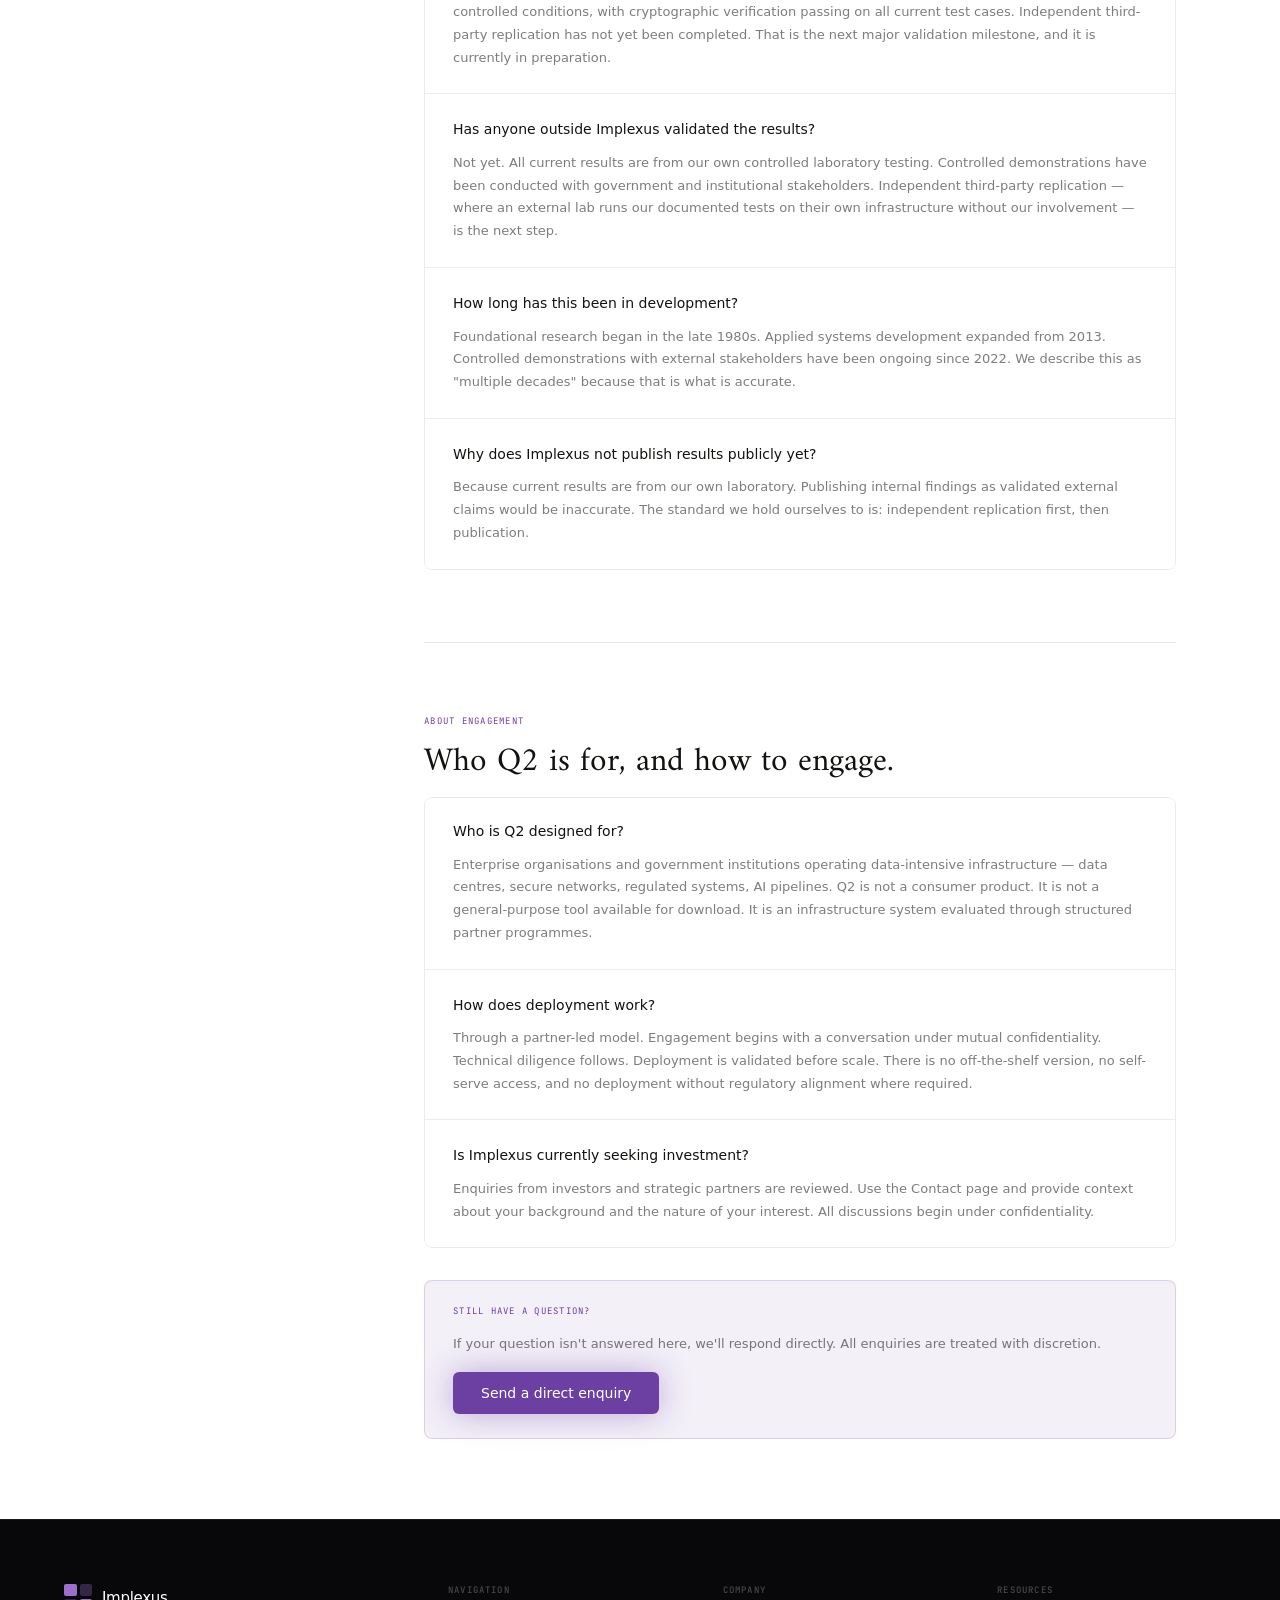
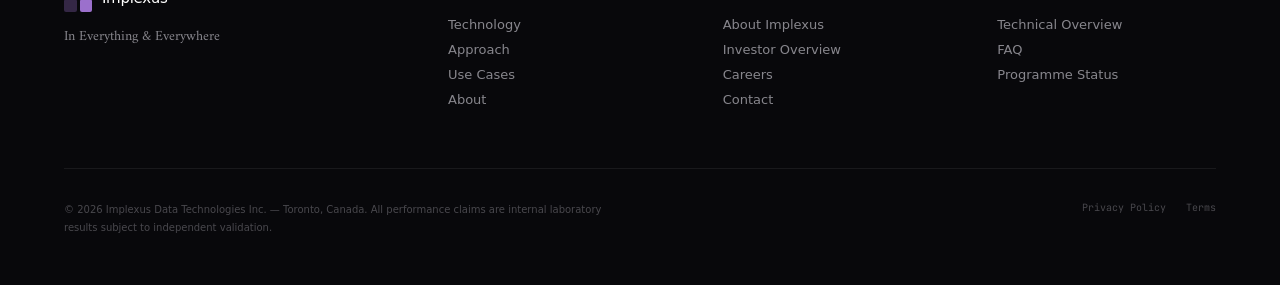
<file: faq.html>
<!DOCTYPE html>
<html lang="en">
<head>
<meta charset="UTF-8">
<meta name="viewport" content="width=device-width, initial-scale=1.0">
<link rel="preconnect" href="https://fonts.googleapis.com">
<link href="https://fonts.googleapis.com/css2?family=Amiri:ital,wght@0,400;0,700;1,400;1,700&family=Switzer:wght@300;400;500;600&family=JetBrains+Mono:wght@300;400;500&display=swap" rel="stylesheet">
<link rel="stylesheet" href="_shared.css"><title>FAQ — Implexus Data Technologies</title><style>
@media(max-width:810px){
  .int-layout{grid-template-columns:1fr !important;padding:0 32px}
  .int-sidebar{position:static !important;height:auto !important;border-right:none;border-bottom:1px solid rgba(0,0,0,0.08);padding:32px 0}
  .int-content{padding:40px 0 60px}
  .int-banner-inner{padding:0 32px}
  .c-grid-2,.c-grid-3{grid-template-columns:1fr !important}
  .inv-grid-2,.why-grid{grid-template-columns:1fr !important}
  .rev-grid{grid-template-columns:1fr !important}
  .stage-track{grid-template-columns:1fr 1fr !important}
  .tl-item{grid-template-columns:100px 1fr}
  .pillar-row{grid-template-columns:40px 1fr !important;gap:16px}
  .uc-two-col{grid-template-columns:1fr !important}
  .val-row{grid-template-columns:80px 1fr !important}
  .careers-hero{padding:0 32px 64px !important}
  .careers-values-dark{grid-template-columns:1fr 1fr !important}
  .roles-grid{grid-template-columns:1fr !important}
  .site-footer-top{grid-template-columns:1fr 1fr !important}
  .site-footer-bottom{flex-direction:column;gap:20px}
  .cta-band{padding:72px 32px !important}
}
@media(max-width:390px){
  .int-layout{padding:0 20px !important}
  .int-banner-inner{padding:0 20px !important}
  .int-sidebar{padding:24px 0}
  .int-content{padding:32px 0 48px}
  .tl-item{grid-template-columns:1fr !important;gap:4px}
  .tl-stage{margin-bottom:4px}
  .pv-step{padding:16px 20px}
  .c-card{padding:24px 20px}
  .int-section-title{font-size:24px}
  .int-banner-title{font-size:28px !important}
  .stage-track{grid-template-columns:1fr !important}
  .why-grid{grid-template-columns:1fr !important}
  .pillar-row{grid-template-columns:1fr !important}
  .pillar-n{display:none}
  .val-row{grid-template-columns:1fr !important;gap:12px}
  .careers-hero{padding:0 20px 48px !important}
  .careers-values-dark{grid-template-columns:1fr !important}
  .site-footer-top{grid-template-columns:1fr !important}
  .site-footer-links{flex-direction:column;gap:10px}
  .cta-band{padding:56px 20px !important}
  .comp-table-wrap{margin:0 -20px;padding:0 20px}
}

.faq-static{display:flex;flex-direction:column;gap:2px;border:1px solid rgba(0,0,0,0.08);border-radius:8px;overflow:hidden}
.faq-static-item{background:#fff;border-bottom:1px solid rgba(0,0,0,0.07);padding:24px 28px}
.faq-static-item:last-child{border-bottom:none}
.faq-static-q{font-size:14px;font-weight:500;color:var(--ink);line-height:1.4;margin-bottom:12px}
.faq-static-a{font-size:13px;font-weight:300;color:var(--ink-mid);line-height:1.75}
</style></head>
<body>
<nav id="nav"><a class="nav-logo" href="index.html"><div class="logo-mark"><span></span><span></span><span></span><span></span></div><span class="logo-text">Implexus</span></a><ul class="nav-links"><li><a href="index.html">Home</a></li><li><a href="technology.html">Technology</a></li><li><a href="usecases.html">Use Cases</a></li><li><a href="approach.html">Approach</a></li><li><a href="about.html">About</a></li></ul><div class="nav-right"><a class="nav-cta-ghost" href="contact.html">Contact</a><a class="nav-cta" href="investor.html">Investor Overview</a></div><button class="nav-hamburger" id="hamburger" onclick="toggleNav()"><span></span><span></span><span></span></button></nav>
<div class="nav-mobile" id="nav-mobile"><a href="index.html" onclick="closeNav()">Home</a><a href="technology.html" onclick="closeNav()">Technology</a><a href="usecases.html" onclick="closeNav()">Use Cases</a><a href="approach.html" onclick="closeNav()">Approach</a><a href="about.html" onclick="closeNav()">About</a><a href="journal.html" onclick="closeNav()">Journal</a>
<a href="faq.html" onclick="closeNav()">FAQ</a><a href="careers.html" onclick="closeNav()">Careers</a><div class="nav-mobile-ctas"><a href="investor.html" class="btn-primary-dark" style="text-align:center;justify-content:center">Investor Overview</a><a href="contact.html" class="btn-ghost-dark" style="text-align:center;justify-content:center">Contact</a></div></div>
<script>function toggleNav(){document.getElementById("nav-mobile").classList.toggle("open")}function closeNav(){document.getElementById("nav-mobile").classList.remove("open")}</script>
<div class="int-banner" style="background:var(--bg-1)"><div class="int-banner-grid"></div><div class="int-banner-inner"><div class="int-banner-badge">Frequently asked questions</div><div class="int-banner-title">Questions we address <em>directly.</em></div><p class="int-banner-sub">The questions we receive most often — answered honestly, with scope conditions stated wherever they apply.</p></div></div>
<div class="int-outer" style="background:#fff"><div class="int-layout"><aside class="int-sidebar" style="background:#fff"><div class="sb-page-label">FAQ</div><div class="sb-page-title">Common Questions</div><ul class="sb-nav"><li><a class="sb-link active" href="#faq-tech"><span class="sb-diamond"></span>About the technology</a></li><li><a class="sb-link" href="#faq-programme"><span class="sb-diamond"></span>About the programme</a></li><li><a class="sb-link" href="#faq-engage"><span class="sb-diamond"></span>About engagement</a></li></ul><div class="sb-divider"></div><a href="contact.html" class="btn-primary-dark sb-cta">Send a Direct Enquiry</a><p class="sb-meta">Have a question not answered here? We respond directly.</p></aside><main class="int-content">
  <section class="int-section" id="faq-tech">
    <div class="int-section-label">About the technology</div>
    <h2 class="int-section-title">Technical questions answered directly.</h2>
    <div class="faq-static">
      <div class="faq-static-item">
        <div class="faq-static-q">Is Q2 just compression?</div>
        <div class="faq-static-a">No. Compression works by finding patterns and redundancy in data and encoding them more efficiently. Q2 operates in a different mathematical framework entirely — restructuring data at a geometric and mathematical level, rather than searching for statistical patterns. The practical difference: Q2 can work on data types — like encrypted files — that compression cannot reduce at all.</div>
      </div>
      <div class="faq-static-item">
        <div class="faq-static-q">Does this break mathematical limits?</div>
        <div class="faq-static-a">No. Shannon's entropy limit governs statistical compression. It applies to schemes that exploit pattern and redundancy in data. Whether it constrains a bijective structural transformation operating in a different mathematical domain is precisely the research question we are investigating. We are not claiming to break anything.</div>
      </div>
      <div class="faq-static-item">
        <div class="faq-static-q">Is this quantum computing?</div>
        <div class="faq-static-a">No. Q2 runs on standard computing hardware. The mathematical lineage of the approach draws from quantum-inspired frameworks, but the system requires no specialised quantum hardware at any current stage of the programme.</div>
      </div>
      <div class="faq-static-item">
        <div class="faq-static-q">What data types does Q2 work best on?</div>
        <div class="faq-static-a">Structured data with consistent internal form — database exports, schema-conformant logs, scientific time-series measurements, structured configuration files. These are the data categories showing the strongest results in current laboratory testing. Already-encrypted files and already-compressed media show minimal benefit. We document both.</div>
      </div>
      <div class="faq-static-item">
        <div class="faq-static-q">How do you verify that data is restored correctly?</div>
        <div class="faq-static-a">A cryptographic fingerprint is taken of the original file. After reconstruction, the same fingerprint is taken of the output. If they match exactly, the transformation is confirmed correct. This test is run on every individual file in our test suite — not batched or averaged. A single failure is a test failure, full stop.</div>
      </div>
    </div>
  </section>
  <section class="int-section" id="faq-programme">
    <div class="int-section-label">About the programme</div>
    <h2 class="int-section-title">Where things stand, stated plainly.</h2>
    <div class="faq-static">
      <div class="faq-static-item">
        <div class="faq-static-q">What stage is the technology at?</div>
        <div class="faq-static-a">Active laboratory evaluation. The Q2 system has produced verifiable results on structured data under controlled conditions, with cryptographic verification passing on all current test cases. Independent third-party replication has not yet been completed. That is the next major validation milestone, and it is currently in preparation.</div>
      </div>
      <div class="faq-static-item">
        <div class="faq-static-q">Has anyone outside Implexus validated the results?</div>
        <div class="faq-static-a">Not yet. All current results are from our own controlled laboratory testing. Controlled demonstrations have been conducted with government and institutional stakeholders. Independent third-party replication — where an external lab runs our documented tests on their own infrastructure without our involvement — is the next step.</div>
      </div>
      <div class="faq-static-item">
        <div class="faq-static-q">How long has this been in development?</div>
        <div class="faq-static-a">Foundational research began in the late 1980s. Applied systems development expanded from 2013. Controlled demonstrations with external stakeholders have been ongoing since 2022. We describe this as "multiple decades" because that is what is accurate.</div>
      </div>
      <div class="faq-static-item">
        <div class="faq-static-q">Why does Implexus not publish results publicly yet?</div>
        <div class="faq-static-a">Because current results are from our own laboratory. Publishing internal findings as validated external claims would be inaccurate. The standard we hold ourselves to is: independent replication first, then publication.</div>
      </div>
    </div>
  </section>
  <section class="int-section" id="faq-engage">
    <div class="int-section-label">About engagement</div>
    <h2 class="int-section-title">Who Q2 is for, and how to engage.</h2>
    <div class="faq-static">
      <div class="faq-static-item">
        <div class="faq-static-q">Who is Q2 designed for?</div>
        <div class="faq-static-a">Enterprise organisations and government institutions operating data-intensive infrastructure — data centres, secure networks, regulated systems, AI pipelines. Q2 is not a consumer product. It is not a general-purpose tool available for download. It is an infrastructure system evaluated through structured partner programmes.</div>
      </div>
      <div class="faq-static-item">
        <div class="faq-static-q">How does deployment work?</div>
        <div class="faq-static-a">Through a partner-led model. Engagement begins with a conversation under mutual confidentiality. Technical diligence follows. Deployment is validated before scale. There is no off-the-shelf version, no self-serve access, and no deployment without regulatory alignment where required.</div>
      </div>
      <div class="faq-static-item">
        <div class="faq-static-q">Is Implexus currently seeking investment?</div>
        <div class="faq-static-a">Enquiries from investors and strategic partners are reviewed. Use the Contact page and provide context about your background and the nature of your interest. All discussions begin under confidentiality.</div>
      </div>
    </div>
    <div style="margin-top:32px;padding:24px 28px;background:var(--glow-xs);border:1px solid rgba(108,63,162,0.18);border-radius:8px">
      <div class="int-section-label">Still have a question?</div>
      <p style="font-size:13px;font-weight:300;color:var(--ink-mid);line-height:1.7;margin-bottom:16px">If your question isn't answered here, we'll respond directly. All enquiries are treated with discretion.</p>
      <a href="contact.html" class="btn-primary-dark">Send a direct enquiry</a>
    </div>
  </section>
</main></div></div>

<footer class="site-footer"><div class="site-footer-inner"><div class="site-footer-top"><div><div class="site-footer-logo"><div class="logo-mark"><span></span><span></span><span></span><span></span></div><span class="logo-text">Implexus</span></div><p class="site-footer-tagline">In Everything &amp; Everywhere</p></div><div class="site-footer-col"><h5>Navigation</h5><a href="technology.html">Technology</a><a href="approach.html">Approach</a><a href="usecases.html">Use Cases</a><a href="about.html">About</a></div><div class="site-footer-col"><h5>Company</h5><a href="about.html">About Implexus</a><a href="investor.html">Investor Overview</a><a href="careers.html">Careers</a><a href="contact.html">Contact</a></div><div class="site-footer-col"><h5>Resources</h5><a href="contact.html">Technical Overview</a><a href="faq.html">FAQ</a><a href="investor.html">Programme Status</a></div></div><div class="site-footer-bottom"><p class="site-footer-legal">© 2026 Implexus Data Technologies Inc. — Toronto, Canada. All performance claims are internal laboratory results subject to independent validation.</p><div class="site-footer-links"><a href="#">Privacy Policy</a><a href="#">Terms</a></div></div></div></footer>
</body>
</html>
</file>
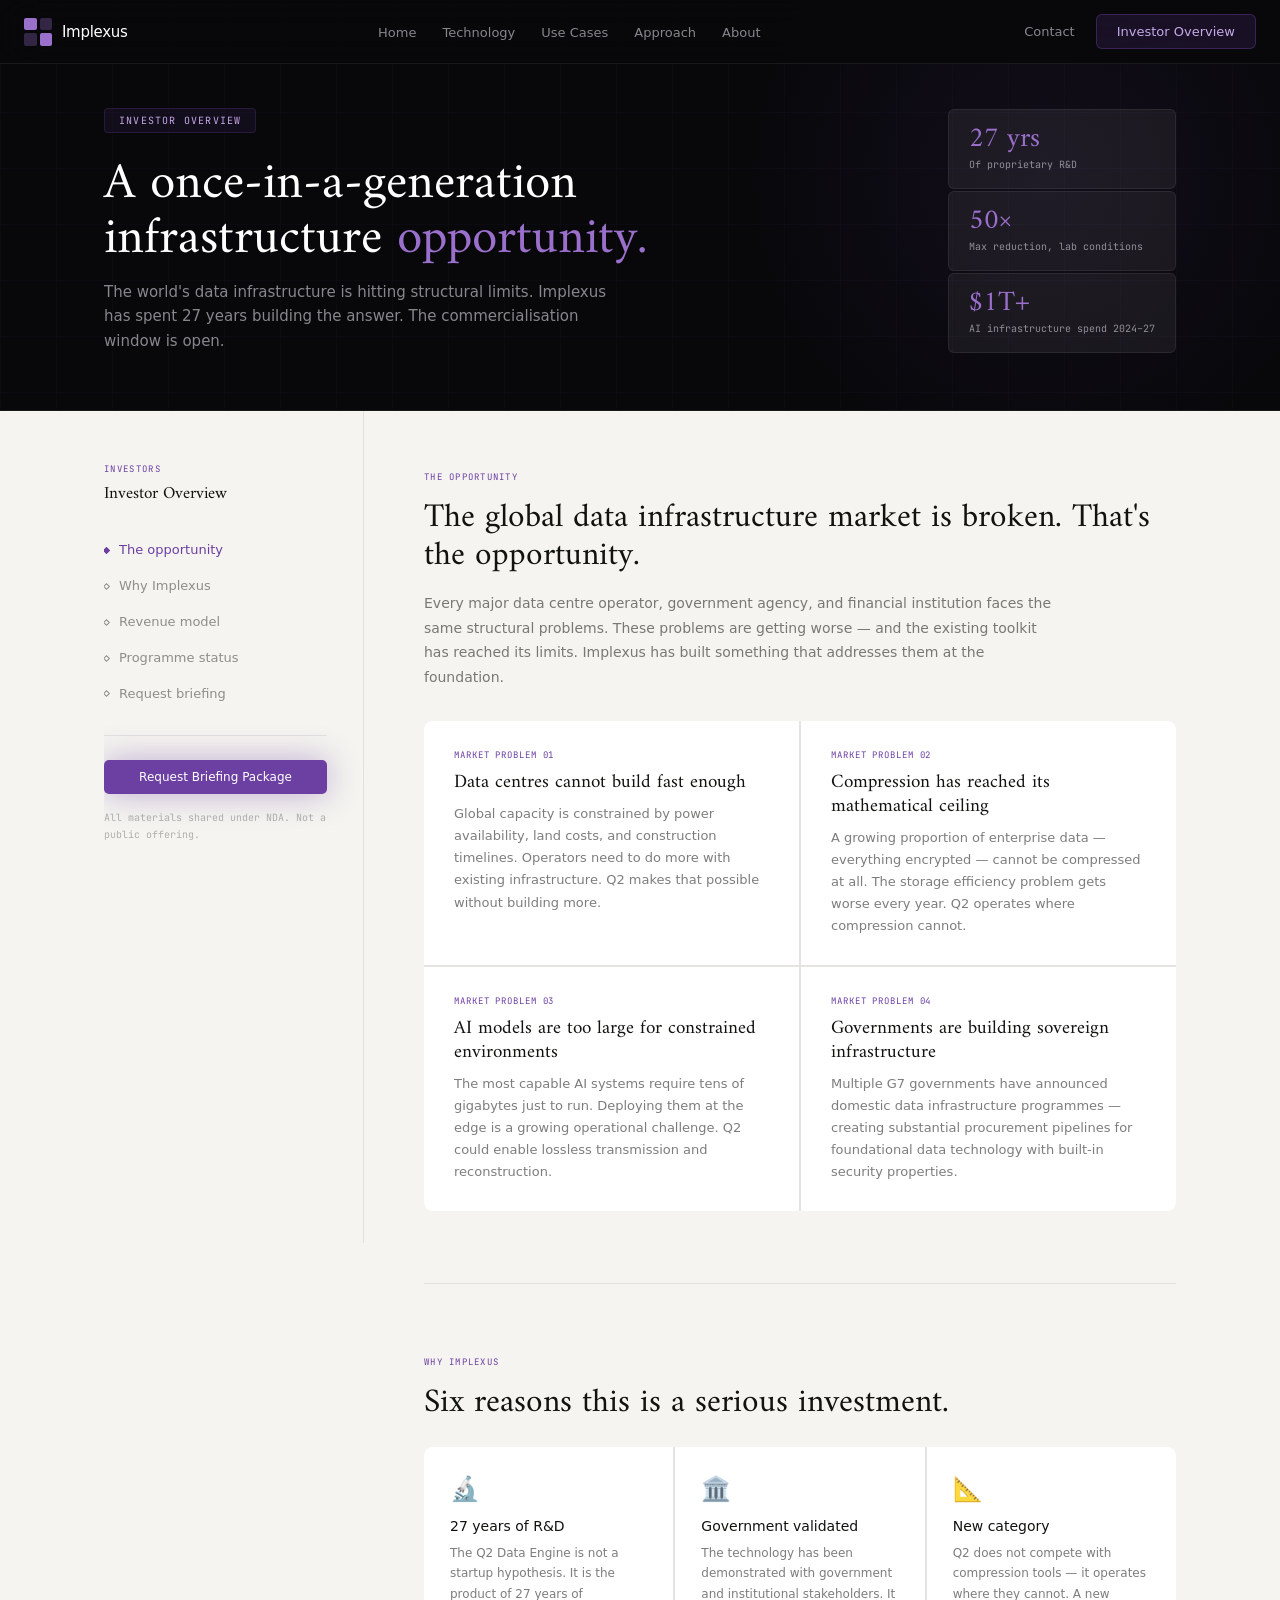
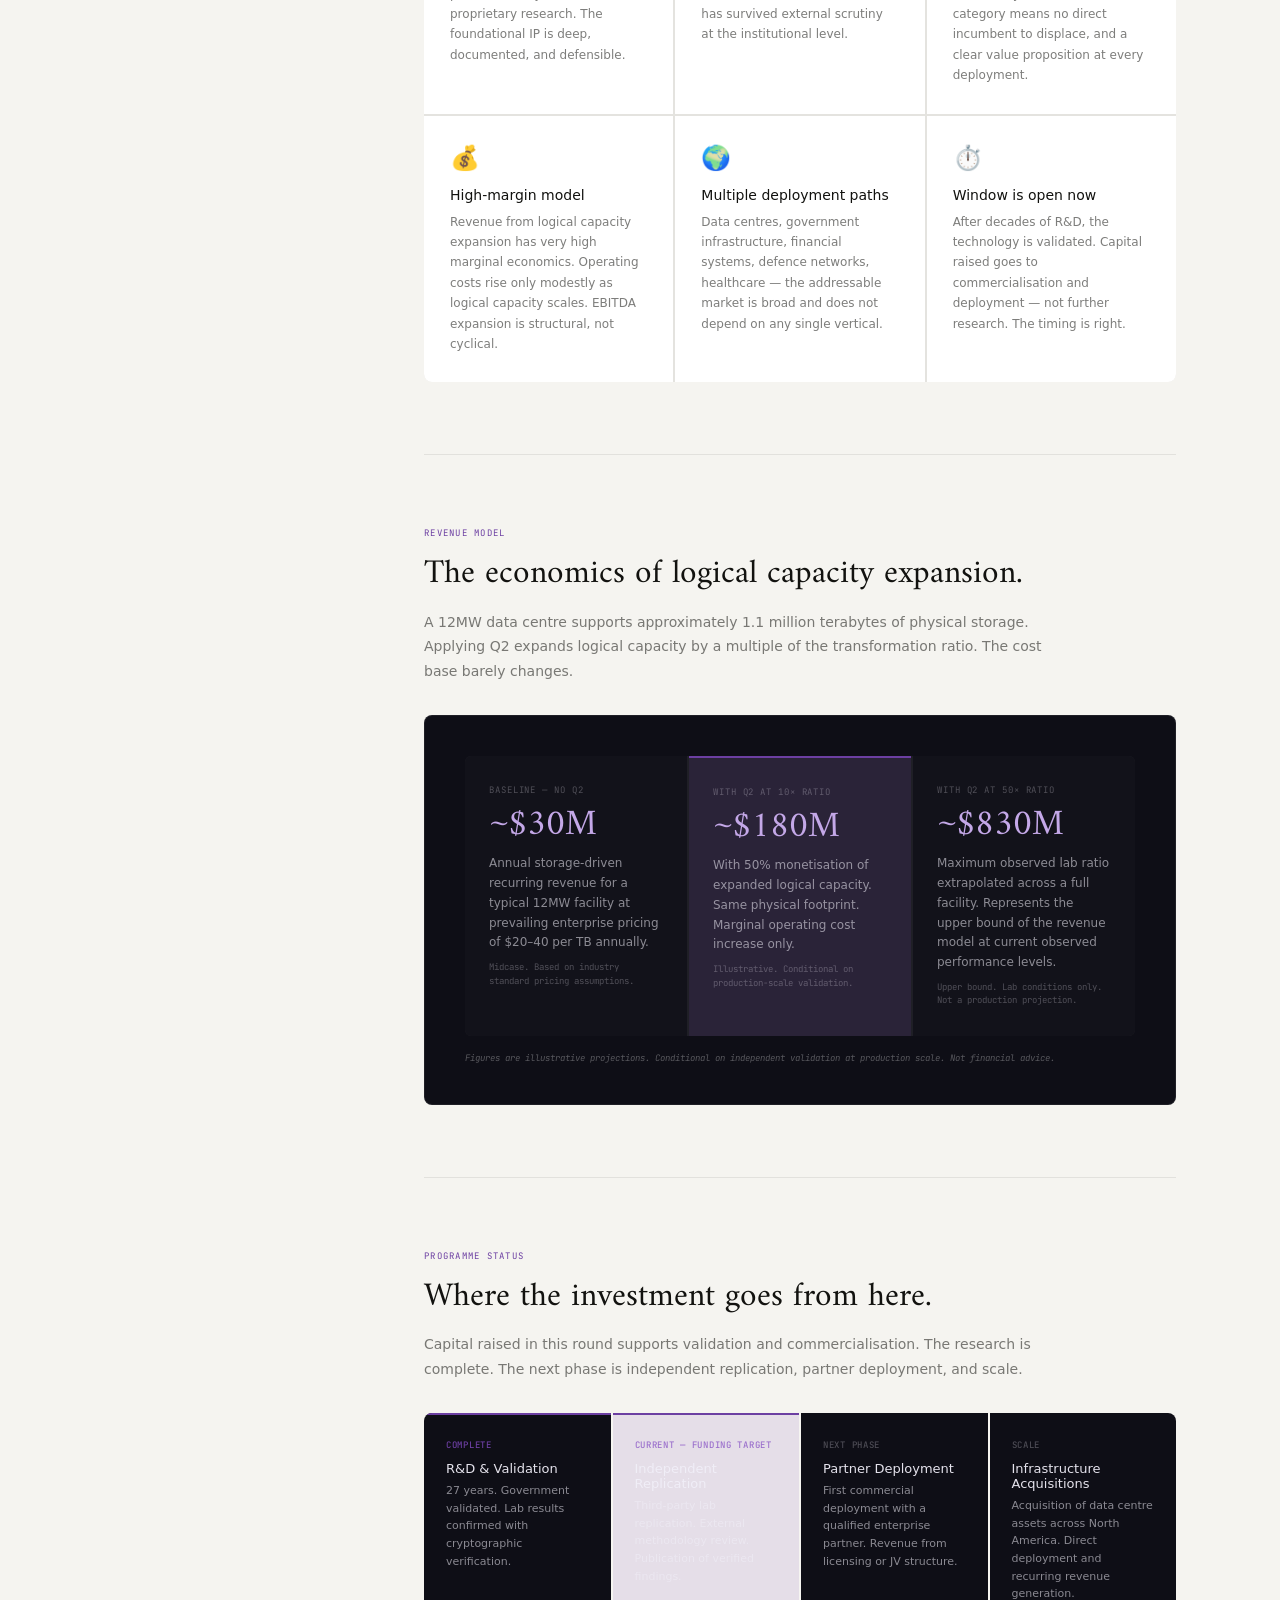
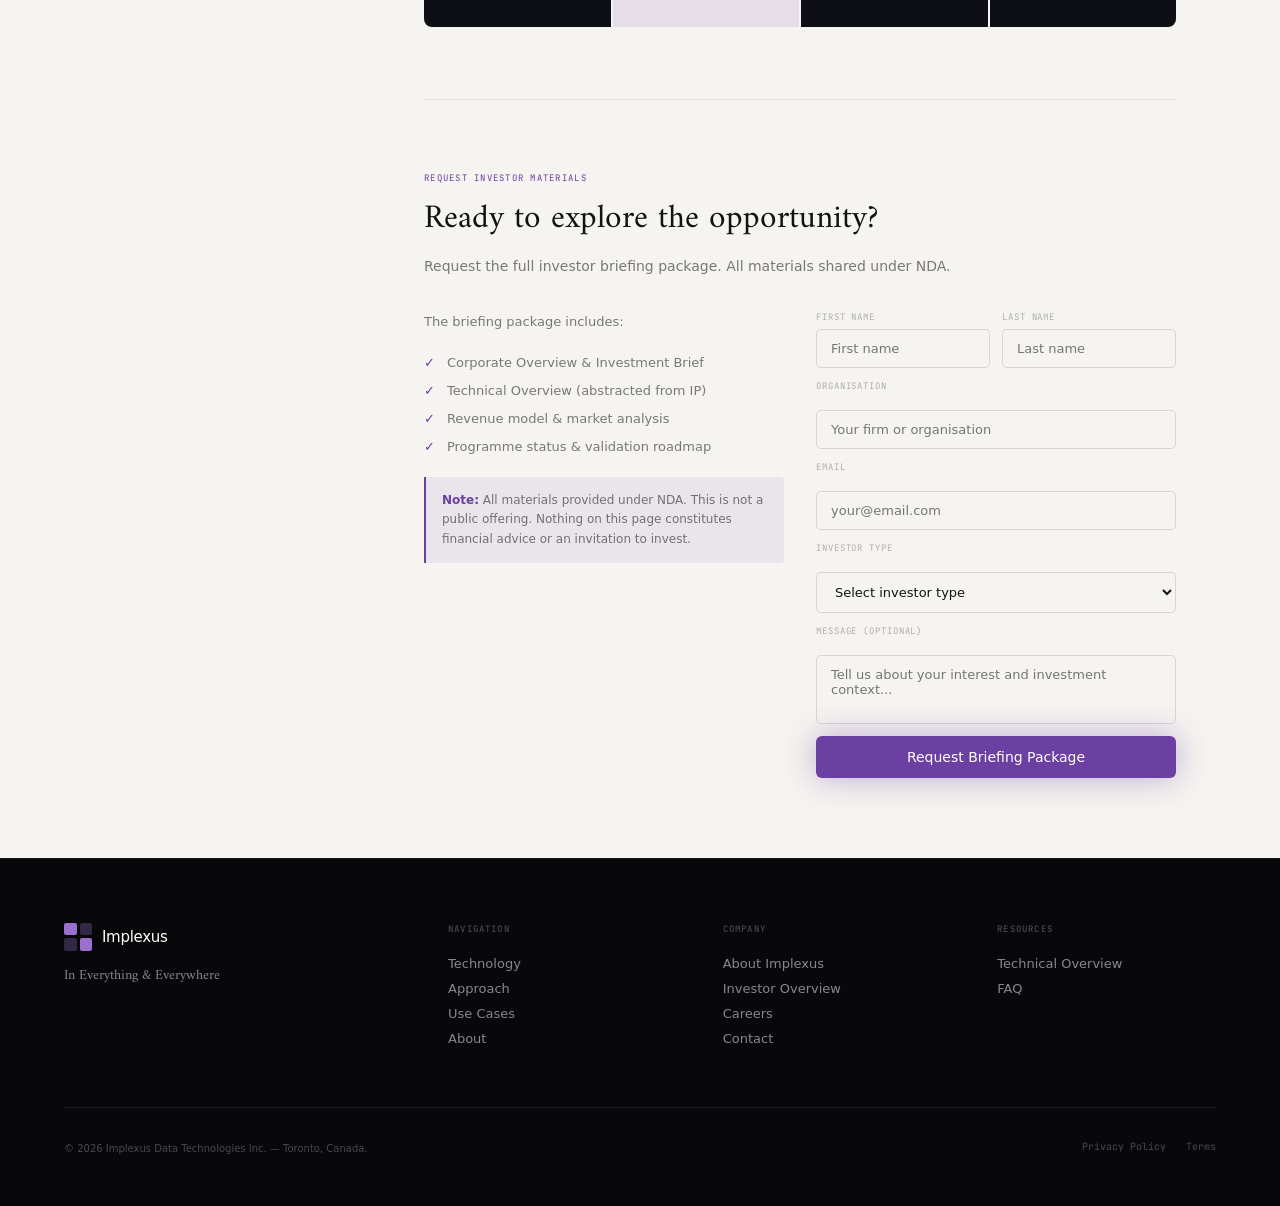
<file: investor.html>
<!DOCTYPE html>
<html lang="en">
<head>
<meta charset="UTF-8">
<meta name="viewport" content="width=device-width, initial-scale=1.0">
<link rel="preconnect" href="https://fonts.googleapis.com">
<link href="https://fonts.googleapis.com/css2?family=Amiri:ital,wght@0,400;0,700;1,400;1,700&family=Switzer:wght@300;400;500;600&family=JetBrains+Mono:wght@300;400;500&display=swap" rel="stylesheet">
<link rel="stylesheet" href="_shared.css"><title>Investor Overview — Implexus Data Technologies</title><style>
@media(max-width:810px){
  .int-layout{grid-template-columns:1fr !important;padding:0 32px}
  .int-sidebar{position:static !important;height:auto !important;border-right:none;border-bottom:1px solid rgba(0,0,0,0.08);padding:32px 0}
  .int-content{padding:40px 0 60px}
  .int-banner-inner{padding:0 32px}
  .c-grid-2,.c-grid-3{grid-template-columns:1fr !important}
  .inv-grid-2,.why-grid{grid-template-columns:1fr !important}
  .rev-grid{grid-template-columns:1fr !important}
  .stage-track{grid-template-columns:1fr 1fr !important}
  .tl-item{grid-template-columns:100px 1fr}
  .pillar-row{grid-template-columns:40px 1fr !important;gap:16px}
  .uc-two-col{grid-template-columns:1fr !important}
  .val-row{grid-template-columns:80px 1fr !important}
  .careers-hero{padding:0 32px 64px !important}
  .careers-values-dark{grid-template-columns:1fr 1fr !important}
  .roles-grid{grid-template-columns:1fr !important}
  .site-footer-top{grid-template-columns:1fr 1fr !important}
  .site-footer-bottom{flex-direction:column;gap:20px}
  .cta-band{padding:72px 32px !important}
  .inv-banner-inner{grid-template-columns:1fr !important;gap:24px}
  .inv-brief-grid{grid-template-columns:1fr !important}
}
@media(max-width:960px){
  .rev-grid{grid-template-columns:1fr !important}
  .why-grid{grid-template-columns:1fr 1fr !important}
}
@media(max-width:390px){
  .int-layout{padding:0 20px !important}
  .int-banner-inner{padding:0 20px !important}
  .int-sidebar{padding:24px 0}
  .int-content{padding:32px 0 48px}
  .tl-item{grid-template-columns:1fr !important;gap:4px}
  .tl-stage{margin-bottom:4px}
  .pv-step{padding:16px 20px}
  .c-card{padding:24px 20px}
  .int-section-title{font-size:24px}
  .int-banner-title{font-size:28px !important}
  .stage-track{grid-template-columns:1fr !important}
  .why-grid{grid-template-columns:1fr !important}
  .pillar-row{grid-template-columns:1fr !important}
  .pillar-n{display:none}
  .val-row{grid-template-columns:1fr !important;gap:12px}
  .careers-hero{padding:0 20px 48px !important}
  .careers-values-dark{grid-template-columns:1fr !important}
  .site-footer-top{grid-template-columns:1fr !important}
  .site-footer-links{flex-direction:column;gap:10px}
  .cta-band{padding:56px 20px !important}
  .comp-table-wrap{margin:0 -20px;padding:0 20px}
  .inv-banner-inner{grid-template-columns:1fr !important}
  .inv-brief-grid{grid-template-columns:1fr !important}
  .inv-form-grid{grid-template-columns:1fr !important}
}
</style></head>
<body>
<nav id="nav"><a class="nav-logo" href="index.html"><div class="logo-mark"><span></span><span></span><span></span><span></span></div><span class="logo-text">Implexus</span></a><ul class="nav-links"><li><a href="index.html">Home</a></li><li><a href="technology.html">Technology</a></li><li><a href="usecases.html">Use Cases</a></li><li><a href="approach.html">Approach</a></li><li><a href="about.html">About</a></li></ul><div class="nav-right"><a class="nav-cta-ghost" href="contact.html">Contact</a><a class="nav-cta" href="investor.html">Investor Overview</a></div><button class="nav-hamburger" id="hamburger" onclick="toggleNav()"><span></span><span></span><span></span></button></nav>
<div class="nav-mobile" id="nav-mobile"><a href="index.html" onclick="closeNav()">Home</a><a href="technology.html" onclick="closeNav()">Technology</a><a href="usecases.html" onclick="closeNav()">Use Cases</a><a href="approach.html" onclick="closeNav()">Approach</a><a href="about.html" onclick="closeNav()">About</a><a href="journal.html" onclick="closeNav()">Journal</a>
<a href="faq.html" onclick="closeNav()">FAQ</a><a href="careers.html" onclick="closeNav()">Careers</a><div class="nav-mobile-ctas"><a href="investor.html" class="btn-primary-dark" style="text-align:center;justify-content:center">Investor Overview</a><a href="contact.html" class="btn-ghost-dark" style="text-align:center;justify-content:center">Contact</a></div></div>
<script>function toggleNav(){document.getElementById("nav-mobile").classList.toggle("open")}function closeNav(){document.getElementById("nav-mobile").classList.remove("open")}</script>
<div class="int-banner"><div class="int-banner-grid"></div><div class="int-banner-orb"></div><div class="int-banner-inner inv-banner-inner" style="display:grid;grid-template-columns:1fr auto;gap:48px;align-items:center"><div><div class="int-banner-badge">Investor Overview</div><div class="int-banner-title">A once-in-a-generation<br>infrastructure <em>opportunity.</em></div><p class="int-banner-sub">The world's data infrastructure is hitting structural limits. Implexus has spent 27 years building the answer. The commercialisation window is open.</p></div><div style="display:flex;flex-direction:column;gap:2px;flex-shrink:0">
  <div style="background:rgba(255,255,255,.06);border:1px solid var(--border);border-radius:6px;padding:16px 20px;min-width:160px"><div style="font-family:var(--serif);font-size:28px;color:var(--purple-hi);line-height:1">27 yrs</div><div style="font-family:var(--mono);font-size:10px;color:var(--text-mid);margin-top:4px;line-height:1.4">Of proprietary R&amp;D</div></div>
  <div style="background:rgba(255,255,255,.06);border:1px solid var(--border);border-radius:6px;padding:16px 20px"><div style="font-family:var(--serif);font-size:28px;color:var(--purple-hi);line-height:1">50×</div><div style="font-family:var(--mono);font-size:10px;color:var(--text-mid);margin-top:4px;line-height:1.4">Max reduction, lab conditions</div></div>
  <div style="background:rgba(255,255,255,.06);border:1px solid var(--border);border-radius:6px;padding:16px 20px"><div style="font-family:var(--serif);font-size:28px;color:var(--purple-hi);line-height:1">$1T+</div><div style="font-family:var(--mono);font-size:10px;color:var(--text-mid);margin-top:4px;line-height:1.4">AI infrastructure spend 2024–27</div></div>
</div></div></div>
<div class="int-outer"><div class="int-layout"><aside class="int-sidebar"><div class="sb-page-label">Investors</div><div class="sb-page-title">Investor Overview</div><ul class="sb-nav"><li><a class="sb-link active" href="#inv-opportunity"><span class="sb-diamond"></span>The opportunity</a></li><li><a class="sb-link" href="#inv-why"><span class="sb-diamond"></span>Why Implexus</a></li><li><a class="sb-link" href="#inv-revenue"><span class="sb-diamond"></span>Revenue model</a></li><li><a class="sb-link" href="#inv-status"><span class="sb-diamond"></span>Programme status</a></li><li><a class="sb-link" href="#inv-brief"><span class="sb-diamond"></span>Request briefing</a></li></ul><div class="sb-divider"></div><a href="#inv-brief" class="btn-primary-dark sb-cta">Request Briefing Package</a><p class="sb-meta">All materials shared under NDA. Not a public offering.</p></aside><main class="int-content">
  <section class="int-section" id="inv-opportunity">
    <div class="int-section-label">The opportunity</div>
    <h2 class="int-section-title">The global data infrastructure market is broken. That's the opportunity.</h2>
    <p class="int-section-body">Every major data centre operator, government agency, and financial institution faces the same structural problems. These problems are getting worse — and the existing toolkit has reached its limits. Implexus has built something that addresses them at the foundation.</p>
    <div class="inv-grid-2">
      <div class="inv-card"><div class="inv-card-lbl">Market problem 01</div><div class="inv-card-title">Data centres cannot build fast enough</div><div class="inv-card-body">Global capacity is constrained by power availability, land costs, and construction timelines. Operators need to do more with existing infrastructure. Q2 makes that possible without building more.</div></div>
      <div class="inv-card"><div class="inv-card-lbl">Market problem 02</div><div class="inv-card-title">Compression has reached its mathematical ceiling</div><div class="inv-card-body">A growing proportion of enterprise data — everything encrypted — cannot be compressed at all. The storage efficiency problem gets worse every year. Q2 operates where compression cannot.</div></div>
      <div class="inv-card"><div class="inv-card-lbl">Market problem 03</div><div class="inv-card-title">AI models are too large for constrained environments</div><div class="inv-card-body">The most capable AI systems require tens of gigabytes just to run. Deploying them at the edge is a growing operational challenge. Q2 could enable lossless transmission and reconstruction.</div></div>
      <div class="inv-card"><div class="inv-card-lbl">Market problem 04</div><div class="inv-card-title">Governments are building sovereign infrastructure</div><div class="inv-card-body">Multiple G7 governments have announced domestic data infrastructure programmes — creating substantial procurement pipelines for foundational data technology with built-in security properties.</div></div>
    </div>
  </section>
  <section class="int-section" id="inv-why">
    <div class="int-section-label">Why Implexus</div>
    <h2 class="int-section-title">Six reasons this is a serious investment.</h2>
    <div class="why-grid">
      <div class="why-card"><span class="why-icon">🔬</span><div class="why-title">27 years of R&amp;D</div><div class="why-body">The Q2 Data Engine is not a startup hypothesis. It is the product of 27 years of proprietary research. The foundational IP is deep, documented, and defensible.</div></div>
      <div class="why-card"><span class="why-icon">🏛️</span><div class="why-title">Government validated</div><div class="why-body">The technology has been demonstrated with government and institutional stakeholders. It has survived external scrutiny at the institutional level.</div></div>
      <div class="why-card"><span class="why-icon">📐</span><div class="why-title">New category</div><div class="why-body">Q2 does not compete with compression tools — it operates where they cannot. A new category means no direct incumbent to displace, and a clear value proposition at every deployment.</div></div>
      <div class="why-card"><span class="why-icon">💰</span><div class="why-title">High-margin model</div><div class="why-body">Revenue from logical capacity expansion has very high marginal economics. Operating costs rise only modestly as logical capacity scales. EBITDA expansion is structural, not cyclical.</div></div>
      <div class="why-card"><span class="why-icon">🌍</span><div class="why-title">Multiple deployment paths</div><div class="why-body">Data centres, government infrastructure, financial systems, defence networks, healthcare — the addressable market is broad and does not depend on any single vertical.</div></div>
      <div class="why-card"><span class="why-icon">⏱️</span><div class="why-title">Window is open now</div><div class="why-body">After decades of R&amp;D, the technology is validated. Capital raised goes to commercialisation and deployment — not further research. The timing is right.</div></div>
    </div>
  </section>
  <section class="int-section" id="inv-revenue">
    <div class="int-section-label">Revenue model</div>
    <h2 class="int-section-title">The economics of logical capacity expansion.</h2>
    <p class="int-section-body">A 12MW data centre supports approximately 1.1 million terabytes of physical storage. Applying Q2 expands logical capacity by a multiple of the transformation ratio. The cost base barely changes.</p>
    <div class="rev-band">
      <div class="rev-grid">
        <div class="rev-card"><div class="rev-label">Baseline — no Q2</div><div class="rev-figure">~$30M</div><div class="rev-desc">Annual storage-driven recurring revenue for a typical 12MW facility at prevailing enterprise pricing of $20–40 per TB annually.</div><div class="rev-caveat">Midcase. Based on industry standard pricing assumptions.</div></div>
        <div class="rev-card hl"><div class="rev-label">With Q2 at 10× ratio</div><div class="rev-figure">~$180M</div><div class="rev-desc">With 50% monetisation of expanded logical capacity. Same physical footprint. Marginal operating cost increase only.</div><div class="rev-caveat">Illustrative. Conditional on production-scale validation.</div></div>
        <div class="rev-card"><div class="rev-label">With Q2 at 50× ratio</div><div class="rev-figure">~$830M</div><div class="rev-desc">Maximum observed lab ratio extrapolated across a full facility. Represents the upper bound of the revenue model at current observed performance levels.</div><div class="rev-caveat">Upper bound. Lab conditions only. Not a production projection.</div></div>
      </div>
      <p style="font-family:var(--mono);font-size:9px;color:rgba(255,255,255,.3);margin-top:16px;font-style:italic">Figures are illustrative projections. Conditional on independent validation at production scale. Not financial advice.</p>
    </div>
  </section>
  <section class="int-section" id="inv-status">
    <div class="int-section-label">Programme status</div>
    <h2 class="int-section-title">Where the investment goes from here.</h2>
    <p class="int-section-body">Capital raised in this round supports validation and commercialisation. The research is complete. The next phase is independent replication, partner deployment, and scale.</p>
    <div class="stage-track">
      <div class="stage-step" style="border-top:2px solid var(--purple)"><div class="stage-n" style="color:var(--purple)">Complete</div><div class="stage-name">R&amp;D &amp; Validation</div><div class="stage-desc">27 years. Government validated. Lab results confirmed with cryptographic verification.</div></div>
      <div class="stage-step active"><div class="stage-n">Current — Funding Target</div><div class="stage-name">Independent Replication</div><div class="stage-desc">Third-party lab replication. External methodology review. Publication of verified findings.</div></div>
      <div class="stage-step"><div class="stage-n">Next phase</div><div class="stage-name">Partner Deployment</div><div class="stage-desc">First commercial deployment with a qualified enterprise partner. Revenue from licensing or JV structure.</div></div>
      <div class="stage-step"><div class="stage-n">Scale</div><div class="stage-name">Infrastructure Acquisitions</div><div class="stage-desc">Acquisition of data centre assets across North America. Direct deployment and recurring revenue generation.</div></div>
    </div>
  </section>
  <section class="int-section" id="inv-brief">
    <div class="int-section-label">Request investor materials</div>
    <h2 class="int-section-title">Ready to explore the opportunity?</h2>
    <p class="int-section-body">Request the full investor briefing package. All materials shared under NDA.</p>
    <div class="inv-brief-grid" style="display:grid;grid-template-columns:1fr 1fr;gap:32px;margin-top:28px;align-items:start">
      <div>
        <p style="font-size:13px;font-weight:300;color:var(--ink-mid);line-height:1.7;margin-bottom:20px">The briefing package includes:</p>
        <div class="inv-checklist">
          <div class="inv-check-item"><span>✓</span> Corporate Overview &amp; Investment Brief</div>
          <div class="inv-check-item"><span>✓</span> Technical Overview (abstracted from IP)</div>
          <div class="inv-check-item"><span>✓</span> Revenue model &amp; market analysis</div>
          <div class="inv-check-item"><span>✓</span> Programme status &amp; validation roadmap</div>
        </div>
        <div style="margin-top:20px;padding:14px 16px;background:var(--glow-xs);border-left:2px solid var(--purple);border-radius:0 4px 4px 0"><p style="font-size:12px;color:var(--ink-mid);line-height:1.6"><strong style="color:var(--purple)">Note:</strong> All materials provided under NDA. This is not a public offering. Nothing on this page constitutes financial advice or an invitation to invest.</p></div>
      </div>
      <div class="inv-brief-form">
        <div class="inv-form-grid"><div><label class="inv-form-label">First name</label><input class="inv-input" placeholder="First name"/></div><div><label class="inv-form-label">Last name</label><input class="inv-input" placeholder="Last name"/></div></div>
        <label class="inv-form-label">Organisation</label><input class="inv-input" placeholder="Your firm or organisation"/>
        <label class="inv-form-label">Email</label><input class="inv-input" type="email" placeholder="your@email.com"/>
        <label class="inv-form-label">Investor type</label>
        <select class="inv-select"><option value="">Select investor type</option><option>Institutional investor</option><option>Family office</option><option>Venture capital</option><option>Private equity</option><option>Government / sovereign fund</option><option>Strategic partner</option><option>Individual / angel</option></select>
        <label class="inv-form-label">Message (optional)</label>
        <textarea class="inv-input" rows="3" placeholder="Tell us about your interest and investment context..." style="resize:none"></textarea>
        <button class="btn-primary-dark" style="width:100%;justify-content:center">Request Briefing Package</button>
      </div>
    </div>
  </section>
</main></div></div>
<footer class="site-footer"><div class="site-footer-inner"><div class="site-footer-top"><div><div class="site-footer-logo"><div class="logo-mark"><span></span><span></span><span></span><span></span></div><span class="logo-text">Implexus</span></div><p class="site-footer-tagline">In Everything &amp; Everywhere</p></div><div class="site-footer-col"><h5>Navigation</h5><a href="technology.html">Technology</a><a href="approach.html">Approach</a><a href="usecases.html">Use Cases</a><a href="about.html">About</a></div><div class="site-footer-col"><h5>Company</h5><a href="about.html">About Implexus</a><a href="investor.html">Investor Overview</a><a href="careers.html">Careers</a><a href="contact.html">Contact</a></div><div class="site-footer-col"><h5>Resources</h5><a href="contact.html">Technical Overview</a><a href="faq.html">FAQ</a></div></div><div class="site-footer-bottom"><p class="site-footer-legal">© 2026 Implexus Data Technologies Inc. — Toronto, Canada.</p><div class="site-footer-links"><a href="#">Privacy Policy</a><a href="#">Terms</a></div></div></div></footer>
</body>
</html>
</file>
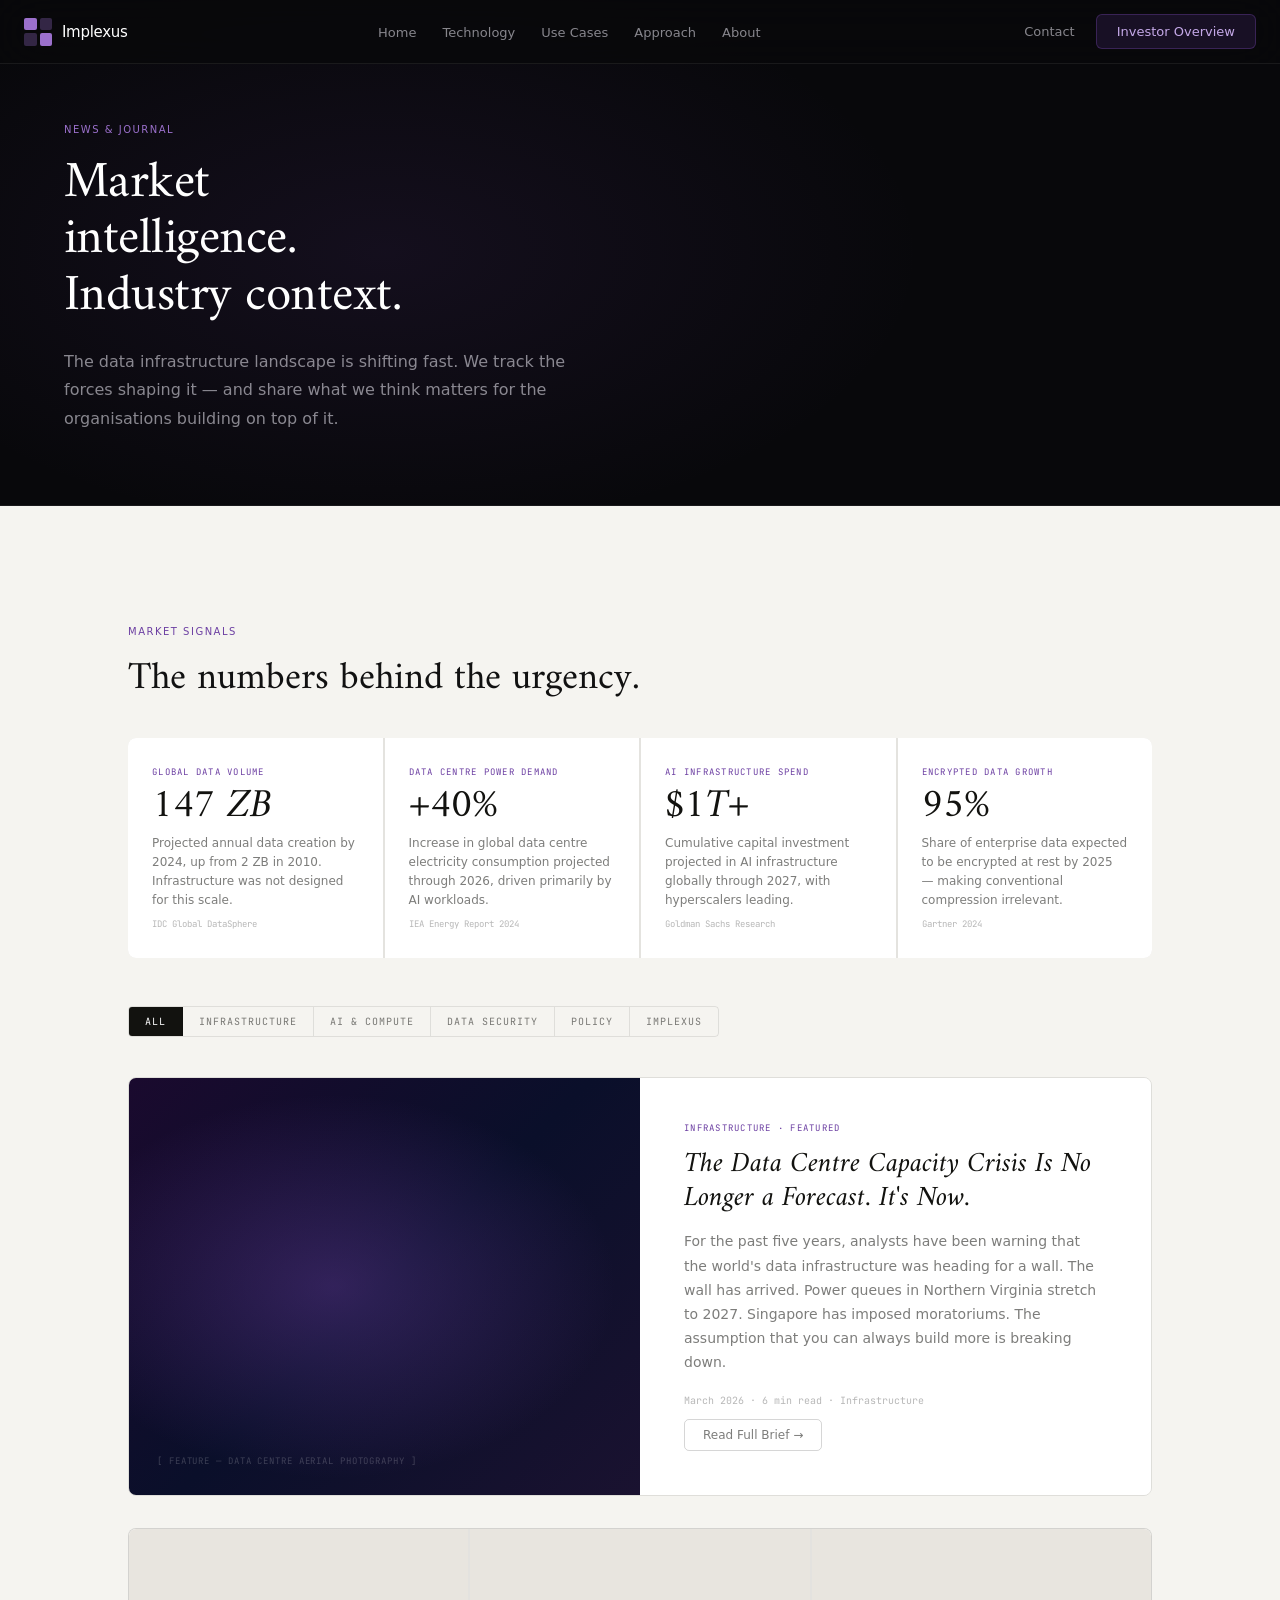
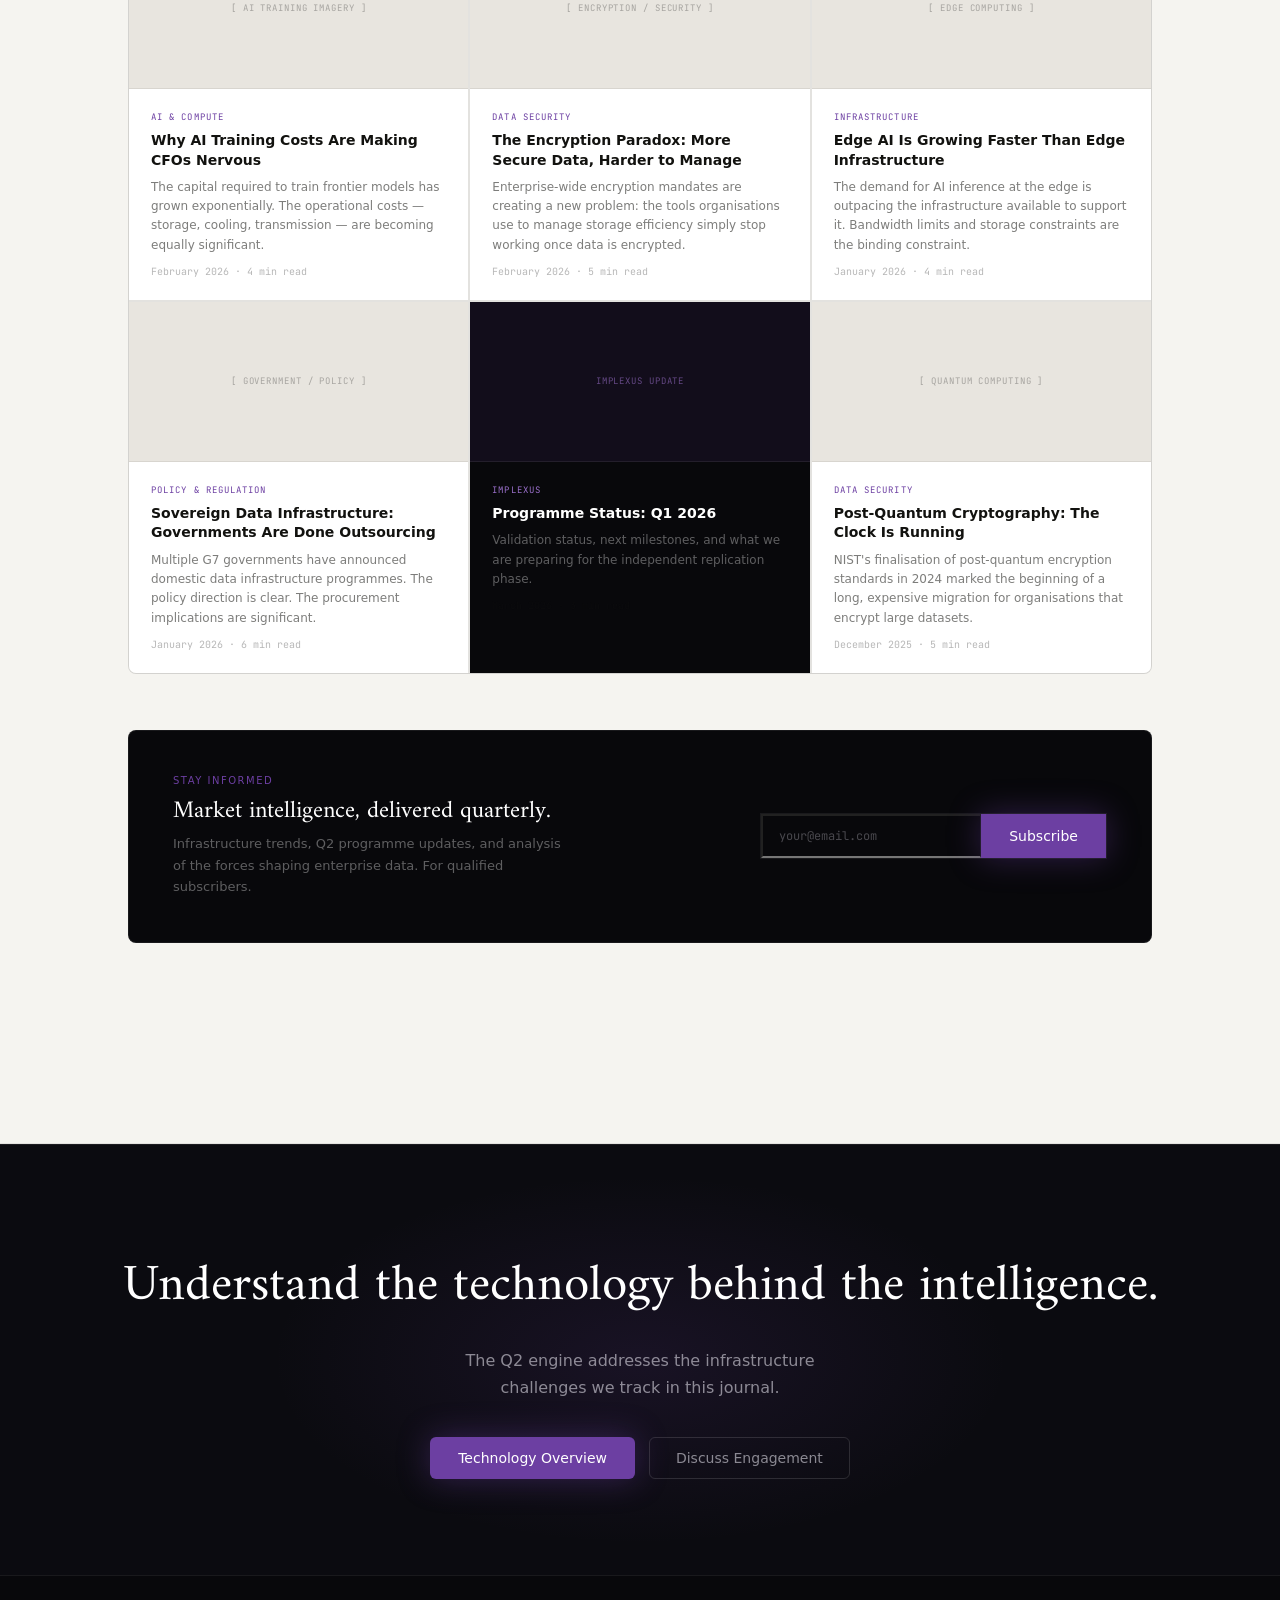
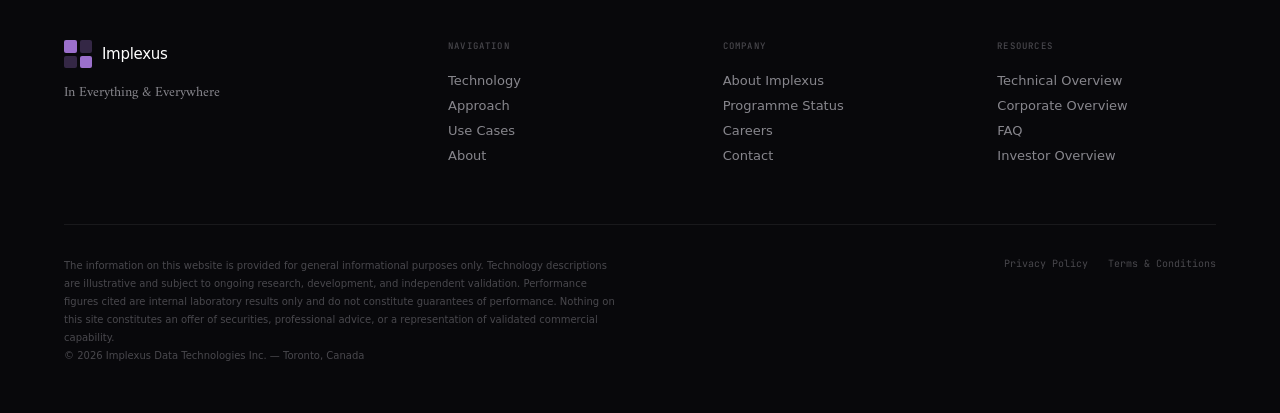
<file: journal.html>
<!DOCTYPE html>
<html lang="en">
<head>
<meta charset="UTF-8">
<meta name="viewport" content="width=device-width, initial-scale=1.0">
<link rel="preconnect" href="https://fonts.googleapis.com">
<link href="https://fonts.googleapis.com/css2?family=Amiri:ital,wght@0,400;0,700;1,400;1,700&family=Switzer:wght@300;400;500;600&family=JetBrains+Mono:wght@300;400;500&display=swap" rel="stylesheet">
<link rel="stylesheet" href="_shared.css">
<title>Journal — Implexus Data Technologies</title>
<style>
.jms-strip{display:grid;grid-template-columns:repeat(4,1fr);gap:2px;background:rgba(0,0,0,0.07);border-radius:8px;overflow:hidden;margin-bottom:48px}
.jms-card{background:var(--white);padding:28px 24px;transition:background 0.15s}
.jms-card:hover{background:var(--cream)}
.jms-lbl{font-family:var(--mono);font-size:9px;font-weight:400;letter-spacing:0.14em;text-transform:uppercase;color:var(--purple);margin-bottom:8px}
.jms-fig{font-family:var(--serif);font-size:40px;font-style:italic;color:var(--ink);line-height:1;margin-bottom:8px}
.jms-desc{font-size:12px;color:var(--ink-mid);line-height:1.6}
.jms-src{font-family:var(--mono);font-size:9px;color:var(--ink-dim);margin-top:8px}
.journal-cats{display:flex;flex-wrap:wrap;gap:0;border:1px solid rgba(0,0,0,0.09);width:fit-content;margin-bottom:40px;border-radius:4px;overflow:hidden}
.jcat{font-family:var(--mono);font-size:10px;font-weight:400;letter-spacing:0.1em;text-transform:uppercase;padding:8px 16px;cursor:pointer;color:var(--ink-mid);border-right:1px solid rgba(0,0,0,0.09);transition:all 0.15s}
.jcat:last-child{border-right:none}
.jcat:hover,.jcat.on{background:var(--ink);color:#fff}
.journal-featured{display:grid;grid-template-columns:1fr 1fr;border:1px solid rgba(0,0,0,0.09);border-radius:8px;overflow:hidden;margin-bottom:32px}
.journal-featured-img{background:linear-gradient(135deg,#1a0a2e,#0a0f2a,#1a1230);position:relative;min-height:280px;display:flex;align-items:flex-end;padding:28px}
.journal-featured-img::before{content:'';position:absolute;inset:0;background:radial-gradient(ellipse at 40% 50%,rgba(108,63,162,0.4) 0%,transparent 65%)}
.journal-featured-img .img-label{position:relative;font-family:var(--mono);font-size:9px;letter-spacing:0.1em;text-transform:uppercase;color:rgba(255,255,255,0.2)}
.journal-featured-content{background:var(--white);padding:44px;display:flex;flex-direction:column;justify-content:space-between}
.journal-featured-tag{font-family:var(--mono);font-size:9px;letter-spacing:0.14em;text-transform:uppercase;color:var(--purple);margin-bottom:14px}
.journal-featured-title{font-family:var(--serif);font-size:28px;font-style:italic;color:var(--ink);line-height:1.2;margin-bottom:14px}
.journal-featured-sum{font-size:14px;color:var(--ink-mid);line-height:1.72;margin-bottom:20px}
.journal-featured-meta{font-family:var(--mono);font-size:10px;color:var(--ink-dim)}
.journal-grid{display:grid;grid-template-columns:repeat(3,1fr);gap:2px;background:rgba(0,0,0,0.07);border:1px solid rgba(0,0,0,0.07);border-radius:8px;overflow:hidden;margin-bottom:56px}
.journal-card{background:var(--white);overflow:hidden;transition:background 0.15s}
.journal-card:hover{background:var(--cream)}
.journal-card-img{height:160px;display:flex;align-items:center;justify-content:center;background:var(--cream-2);border-bottom:1px solid rgba(0,0,0,0.07)}
.journal-card-img span{font-family:var(--mono);font-size:9px;letter-spacing:0.1em;text-transform:uppercase;color:var(--ink-dim)}
.journal-card-content{padding:22px}
.journal-card-tag{font-family:var(--mono);font-size:9px;letter-spacing:0.12em;text-transform:uppercase;color:var(--purple);margin-bottom:8px}
.journal-card-title{font-size:14px;font-weight:600;color:var(--ink);line-height:1.4;margin-bottom:8px}
.journal-card-sum{font-size:12px;color:var(--ink-mid);line-height:1.6;margin-bottom:10px}
.journal-card-meta{font-family:var(--mono);font-size:10px;color:var(--ink-dim)}
.journal-newsletter{background:var(--bg);border:1px solid var(--border);border-radius:8px;padding:44px;display:flex;justify-content:space-between;align-items:center;gap:40px;margin-bottom:80px}
.journal-newsletter-input{display:flex;gap:0;border:1px solid var(--border)}
.journal-nl-field{padding:12px 16px;font-family:var(--mono);font-size:12px;color:var(--text-mid);min-width:220px;border-right:1px solid var(--border);background:transparent;outline:none}
.journal-nl-field::placeholder{color:var(--text-dim)}
/* Responsive */
@media(max-width:810px){
  .jms-strip{grid-template-columns:1fr 1fr !important;background:rgba(0,0,0,0.07)}
  .journal-featured{grid-template-columns:1fr}
  .journal-featured-img{min-height:200px}
  .journal-featured-content{padding:28px}
  .journal-grid{grid-template-columns:1fr 1fr}
  .journal-newsletter{flex-direction:column;align-items:flex-start;gap:24px;margin-bottom:40px}
  .journal-newsletter-input{flex-direction:column;width:100%}
  .journal-nl-field{border-right:none;border-bottom:1px solid var(--border);min-width:unset;width:100%}
  .journal-cats{overflow-x:auto;-webkit-overflow-scrolling:touch;width:100%;flex-wrap:nowrap}
  .jcat{flex-shrink:0}
  .site-footer-top{grid-template-columns:1fr 1fr !important}
  .site-footer-bottom{flex-direction:column;gap:20px}
}
@media(max-width:390px){
  .site-footer-top{grid-template-columns:1fr !important}
  .site-footer-links{flex-direction:column;gap:10px}
}
@media(max-width:390px){
  .jms-strip{grid-template-columns:1fr !important}
  .journal-featured{grid-template-columns:1fr}
  .journal-featured-img{min-height:160px}
  .journal-featured-content{padding:24px}
  .journal-featured-title{font-size:22px}
  .journal-grid{grid-template-columns:1fr !important}
  .journal-card-img{height:120px}
  .journal-newsletter{padding:24px 20px;margin-bottom:32px}
  .journal-newsletter h3{font-size:20px !important}
  .jms-fig{font-size:32px}
  .site-footer-top{grid-template-columns:1fr !important}
  .site-footer-links{flex-direction:column;gap:10px}
  .section{padding:56px 20px !important}
}
@media(max-width:600px){
  .jms-strip{display:flex !important;flex-direction:column !important}
  .jms-card{border-bottom:1px solid rgba(0,0,0,0.07)}
}
</style>
</head>
<body>
<nav id="nav"><a class="nav-logo" href="index.html"><div class="logo-mark"><span></span><span></span><span></span><span></span></div><span class="logo-text">Implexus</span></a><ul class="nav-links"><li><a href="index.html">Home</a></li><li><a href="technology.html">Technology</a></li><li><a href="usecases.html">Use Cases</a></li><li><a href="approach.html">Approach</a></li><li><a href="about.html">About</a></li></ul><div class="nav-right"><a class="nav-cta-ghost" href="contact.html">Contact</a><a class="nav-cta" href="investor.html">Investor Overview</a></div><button class="nav-hamburger" id="hamburger" onclick="toggleNav()"><span></span><span></span><span></span></button></nav>
<div class="nav-mobile" id="nav-mobile"><a href="index.html" onclick="closeNav()">Home</a><a href="technology.html" onclick="closeNav()">Technology</a><a href="usecases.html" onclick="closeNav()">Use Cases</a><a href="approach.html" onclick="closeNav()">Approach</a><a href="about.html" onclick="closeNav()">About</a><a href="journal.html" onclick="closeNav()">Journal</a>
<a href="faq.html" onclick="closeNav()">FAQ</a><a href="careers.html" onclick="closeNav()">Careers</a><div class="nav-mobile-ctas"><a href="investor.html" class="btn-primary-dark" style="text-align:center;justify-content:center">Investor Overview</a><a href="contact.html" class="btn-ghost-dark" style="text-align:center;justify-content:center">Contact</a></div></div>
<script>function toggleNav(){document.getElementById("nav-mobile").classList.toggle("open")}function closeNav(){document.getElementById("nav-mobile").classList.remove("open")}</script>

<!-- Hero -->
<div style="background:var(--bg);padding:calc(var(--nav-h) + 56px) 0 72px;border-bottom:1px solid var(--border);position:relative;overflow:hidden">
  <div style="position:absolute;inset:0;background:radial-gradient(ellipse 60% 80% at 30% 50%,rgba(108,63,162,0.12) 0%,transparent 70%);pointer-events:none"></div>
  <div class="container" style="position:relative">
    <div class="eyebrow">News &amp; Journal</div>
    <h1 class="heading-xl" style="color:#fff;max-width:14ch;margin-bottom:24px">Market intelligence. Industry context.</h1>
    <p class="body-copy" style="max-width:520px">The data infrastructure landscape is shifting fast. We track the forces shaping it — and share what we think matters for the organisations building on top of it.</p>
  </div>
</div>

<!-- Main content -->
<section class="section journal-main-section" style="background:var(--light);border-bottom:1px solid rgba(0,0,0,0.07)">
  <div class="container">

    <div class="eyebrow eyebrow-light">Market Signals</div>
    <h2 class="heading-lg" style="color:#111;margin-bottom:36px">The numbers behind the urgency.</h2>

    <div class="jms-strip">
      <div class="jms-card"><div class="jms-lbl">Global data volume</div><div class="jms-fig">147 ZB</div><div class="jms-desc">Projected annual data creation by 2024, up from 2 ZB in 2010. Infrastructure was not designed for this scale.</div><div class="jms-src">IDC Global DataSphere</div></div>
      <div class="jms-card"><div class="jms-lbl">Data centre power demand</div><div class="jms-fig">+40%</div><div class="jms-desc">Increase in global data centre electricity consumption projected through 2026, driven primarily by AI workloads.</div><div class="jms-src">IEA Energy Report 2024</div></div>
      <div class="jms-card"><div class="jms-lbl">AI infrastructure spend</div><div class="jms-fig">$1T+</div><div class="jms-desc">Cumulative capital investment projected in AI infrastructure globally through 2027, with hyperscalers leading.</div><div class="jms-src">Goldman Sachs Research</div></div>
      <div class="jms-card"><div class="jms-lbl">Encrypted data growth</div><div class="jms-fig">95%</div><div class="jms-desc">Share of enterprise data expected to be encrypted at rest by 2025 — making conventional compression irrelevant.</div><div class="jms-src">Gartner 2024</div></div>
    </div>

    <div class="journal-cats">
      <span class="jcat on" onclick="filterJournal('all',this)">All</span>
      <span class="jcat" onclick="filterJournal('infra',this)">Infrastructure</span>
      <span class="jcat" onclick="filterJournal('ai',this)">AI &amp; Compute</span>
      <span class="jcat" onclick="filterJournal('security',this)">Data Security</span>
      <span class="jcat" onclick="filterJournal('policy',this)">Policy</span>
      <span class="jcat" onclick="filterJournal('implexus',this)">Implexus</span>
    </div>

    <div class="journal-featured">
      <div class="journal-featured-img"><div class="img-label">[ Feature — data centre aerial photography ]</div></div>
      <div class="journal-featured-content">
        <div>
          <div class="journal-featured-tag">Infrastructure · Featured</div>
          <div class="journal-featured-title">The Data Centre Capacity Crisis Is No Longer a Forecast. It's Now.</div>
          <div class="journal-featured-sum">For the past five years, analysts have been warning that the world's data infrastructure was heading for a wall. The wall has arrived. Power queues in Northern Virginia stretch to 2027. Singapore has imposed moratoriums. The assumption that you can always build more is breaking down.</div>
        </div>
        <div>
          <div class="journal-featured-meta">March 2026 · 6 min read · Infrastructure</div>
          <div style="margin-top:12px"><a href="contact.html" class="btn-ghost-light" style="font-size:12px;padding:8px 18px">Read Full Brief →</a></div>
        </div>
      </div>
    </div>

    <div class="journal-grid" id="journal-grid">
      <div class="journal-card" data-cat="ai"><div class="journal-card-img"><span>[ AI training imagery ]</span></div><div class="journal-card-content"><div class="journal-card-tag">AI &amp; Compute</div><div class="journal-card-title">Why AI Training Costs Are Making CFOs Nervous</div><div class="journal-card-sum">The capital required to train frontier models has grown exponentially. The operational costs — storage, cooling, transmission — are becoming equally significant.</div><div class="journal-card-meta">February 2026 · 4 min read</div></div></div>
      <div class="journal-card" data-cat="security"><div class="journal-card-img"><span>[ Encryption / security ]</span></div><div class="journal-card-content"><div class="journal-card-tag">Data Security</div><div class="journal-card-title">The Encryption Paradox: More Secure Data, Harder to Manage</div><div class="journal-card-sum">Enterprise-wide encryption mandates are creating a new problem: the tools organisations use to manage storage efficiency simply stop working once data is encrypted.</div><div class="journal-card-meta">February 2026 · 5 min read</div></div></div>
      <div class="journal-card" data-cat="infra"><div class="journal-card-img"><span>[ Edge computing ]</span></div><div class="journal-card-content"><div class="journal-card-tag">Infrastructure</div><div class="journal-card-title">Edge AI Is Growing Faster Than Edge Infrastructure</div><div class="journal-card-sum">The demand for AI inference at the edge is outpacing the infrastructure available to support it. Bandwidth limits and storage constraints are the binding constraint.</div><div class="journal-card-meta">January 2026 · 4 min read</div></div></div>
      <div class="journal-card" data-cat="policy"><div class="journal-card-img"><span>[ Government / policy ]</span></div><div class="journal-card-content"><div class="journal-card-tag">Policy &amp; Regulation</div><div class="journal-card-title">Sovereign Data Infrastructure: Governments Are Done Outsourcing</div><div class="journal-card-sum">Multiple G7 governments have announced domestic data infrastructure programmes. The policy direction is clear. The procurement implications are significant.</div><div class="journal-card-meta">January 2026 · 6 min read</div></div></div>
      <div class="journal-card" data-cat="implexus" style="background:var(--bg)"><div class="journal-card-img" style="background:rgba(108,63,162,0.1);border-bottom-color:var(--border)"><span style="color:rgba(155,112,204,.6)">Implexus Update</span></div><div class="journal-card-content" style="background:var(--bg)"><div class="journal-card-tag" style="color:var(--purple-hi)">Implexus</div><div class="journal-card-title" style="color:#fff">Programme Status: Q1 2026</div><div class="journal-card-sum" style="color:rgba(255,255,255,.35)">Validation status, next milestones, and what we are preparing for the independent replication phase.</div><div class="journal-card-meta">March 2026 · 3 min read</div></div></div>
      <div class="journal-card" data-cat="security"><div class="journal-card-img"><span>[ Quantum computing ]</span></div><div class="journal-card-content"><div class="journal-card-tag">Data Security</div><div class="journal-card-title">Post-Quantum Cryptography: The Clock Is Running</div><div class="journal-card-sum">NIST's finalisation of post-quantum encryption standards in 2024 marked the beginning of a long, expensive migration for organisations that encrypt large datasets.</div><div class="journal-card-meta">December 2025 · 5 min read</div></div></div>
    </div>

    <div class="journal-newsletter">
      <div>
        <div class="eyebrow eyebrow-light" style="margin-bottom:12px">Stay Informed</div>
        <h3 class="heading-lg" style="color:#fff;font-size:24px">Market intelligence, delivered quarterly.</h3>
        <p style="font-size:13px;color:rgba(255,255,255,0.35);line-height:1.65;max-width:400px;margin-top:8px">Infrastructure trends, Q2 programme updates, and analysis of the forces shaping enterprise data. For qualified subscribers.</p>
      </div>
      <div class="journal-newsletter-input" style="flex-shrink:0">
        <input class="journal-nl-field" placeholder="your@email.com" />
        <button class="btn-primary-dark" style="border-radius:0">Subscribe</button>
      </div>
    </div>

  </div>
</section>

<div class="cta-band">
  <h2>Understand the technology behind the intelligence.</h2>
  <p>The Q2 engine addresses the infrastructure challenges we track in this journal.</p>
  <div class="cta-band-btns"><a href="technology.html" class="btn-primary-dark">Technology Overview</a><a href="contact.html" class="btn-ghost-dark">Discuss Engagement</a></div>
</div>

<footer class="site-footer"><div class="site-footer-inner"><div class="site-footer-top"><div><div class="site-footer-logo"><div class="logo-mark"><span></span><span></span><span></span><span></span></div><span class="logo-text">Implexus</span></div><p class="site-footer-tagline">In Everything &amp; Everywhere</p></div><div class="site-footer-col"><h5>Navigation</h5><a href="technology.html">Technology</a><a href="approach.html">Approach</a><a href="usecases.html">Use Cases</a><a href="about.html">About</a></div><div class="site-footer-col"><h5>Company</h5><a href="about.html">About Implexus</a><a href="investor.html">Programme Status</a><a href="careers.html">Careers</a><a href="contact.html">Contact</a></div><div class="site-footer-col"><h5>Resources</h5><a href="contact.html">Technical Overview</a><a href="contact.html">Corporate Overview</a><a href="faq.html">FAQ</a><a href="investor.html">Investor Overview</a></div></div><div class="site-footer-bottom"><p class="site-footer-legal">The information on this website is provided for general informational purposes only. Technology descriptions are illustrative and subject to ongoing research, development, and independent validation. Performance figures cited are internal laboratory results only and do not constitute guarantees of performance. Nothing on this site constitutes an offer of securities, professional advice, or a representation of validated commercial capability.<br>© 2026 Implexus Data Technologies Inc. — Toronto, Canada</p><div class="site-footer-links"><a href="#">Privacy Policy</a><a href="#">Terms &amp; Conditions</a></div></div></div></footer>

<script>
function filterJournal(cat, el) {
  document.querySelectorAll('.jcat').forEach(c => c.classList.remove('on'));
  el.classList.add('on');
  document.querySelectorAll('#journal-grid .journal-card').forEach(card => {
    card.style.display = (cat === 'all' || card.dataset.cat === cat) ? '' : 'none';
  });
}
</script>
</body>
</html>
</file>
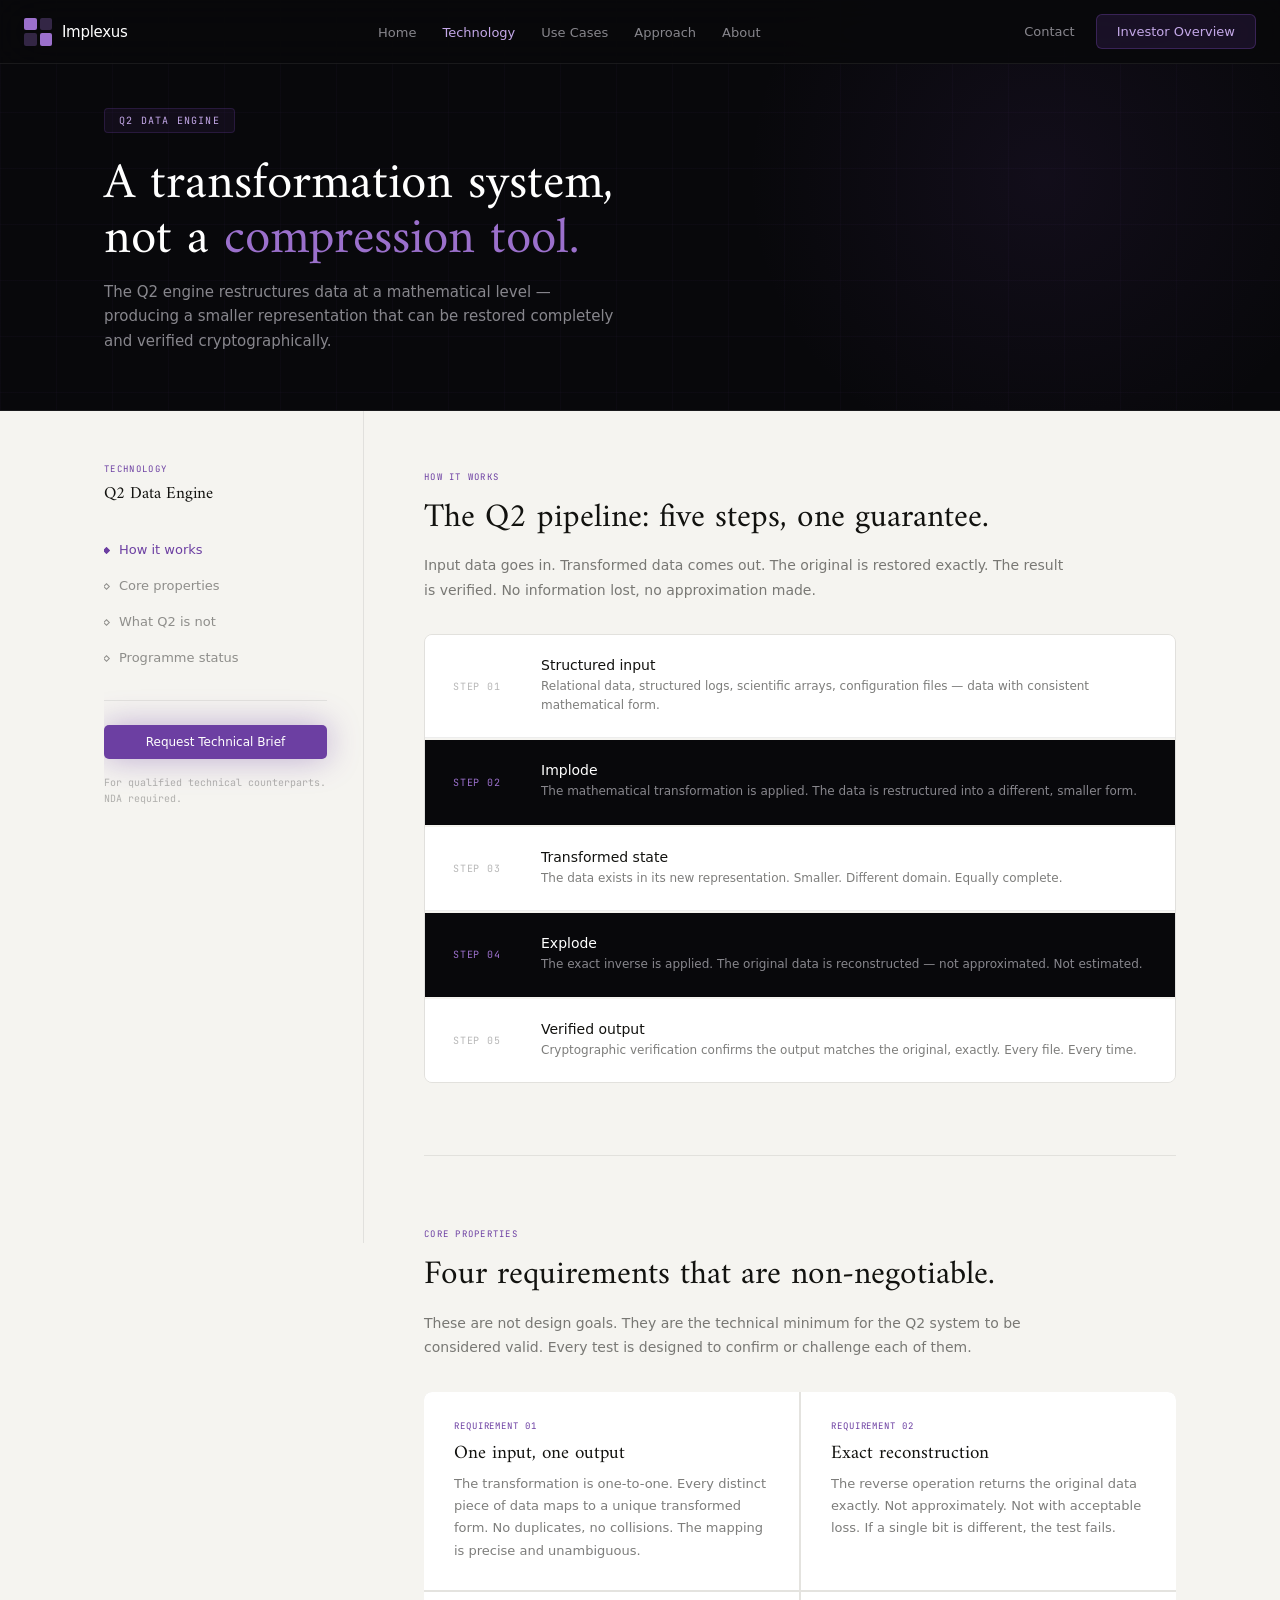
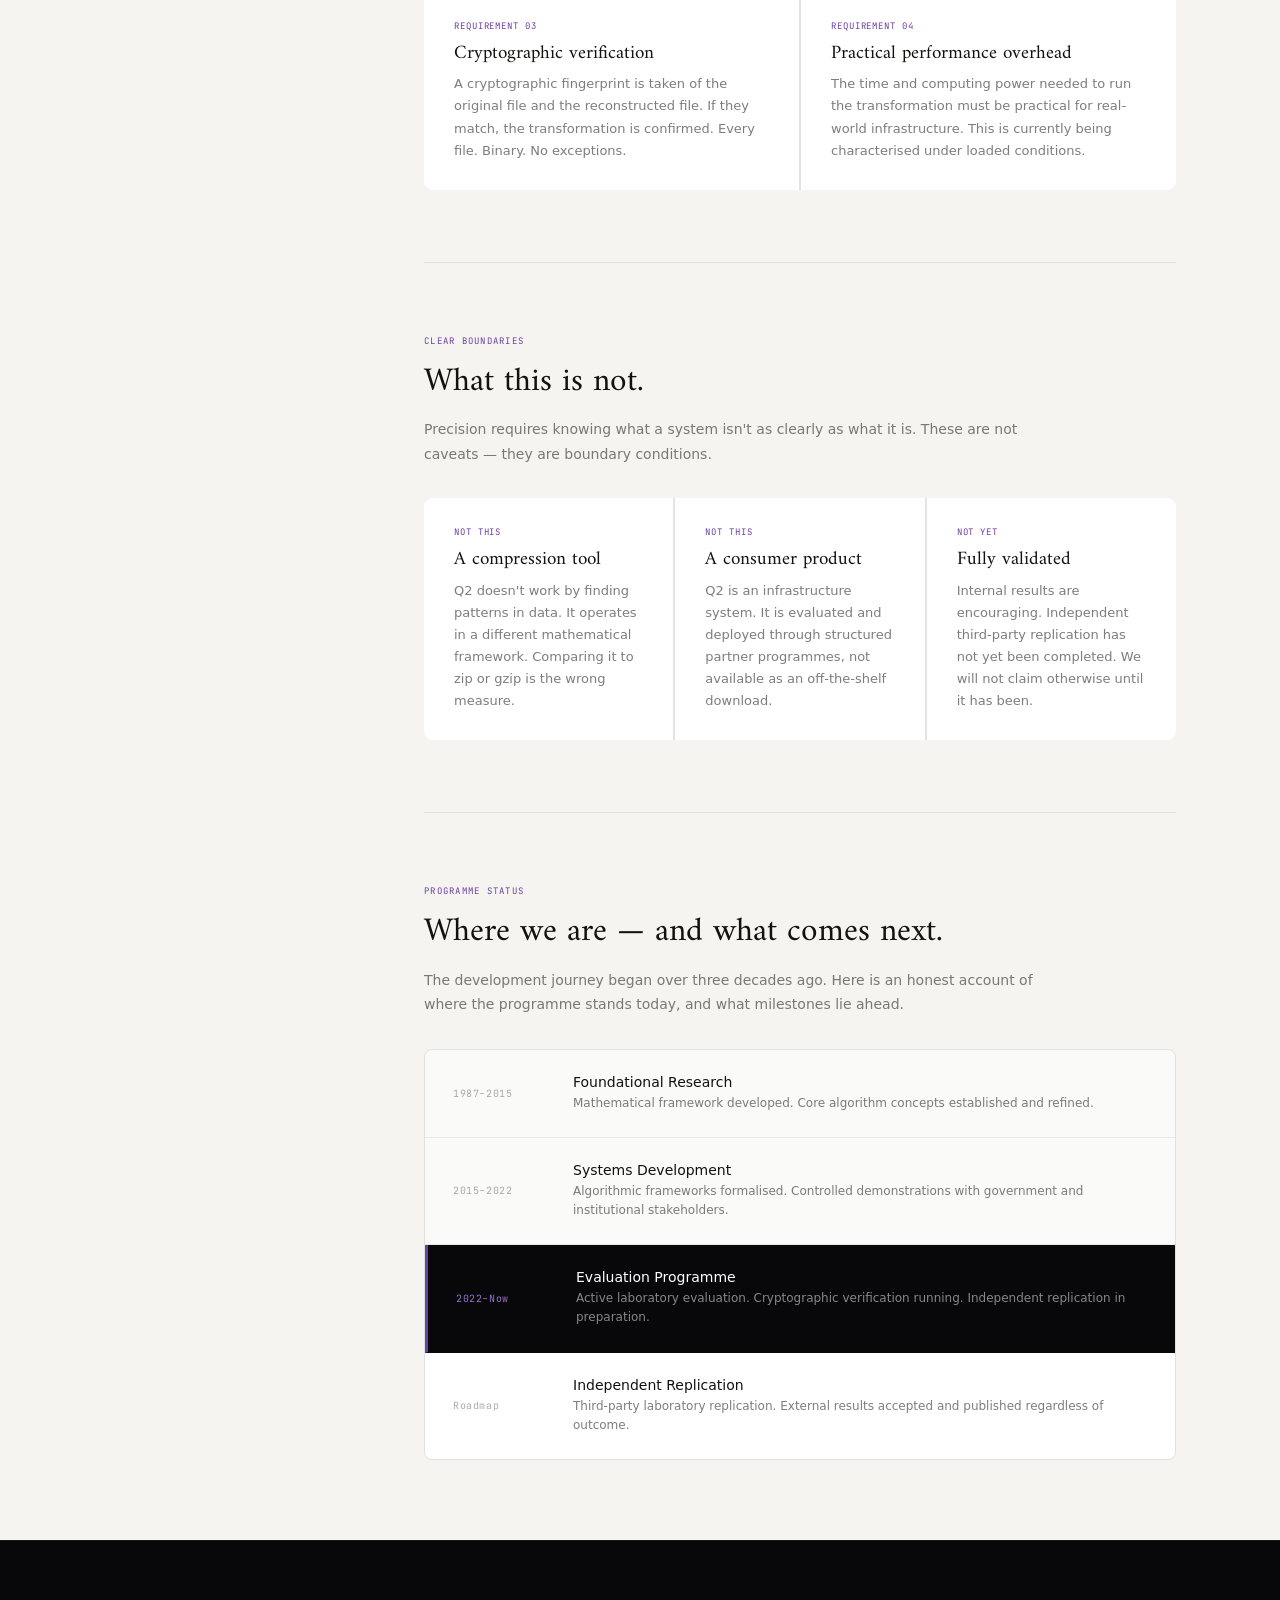
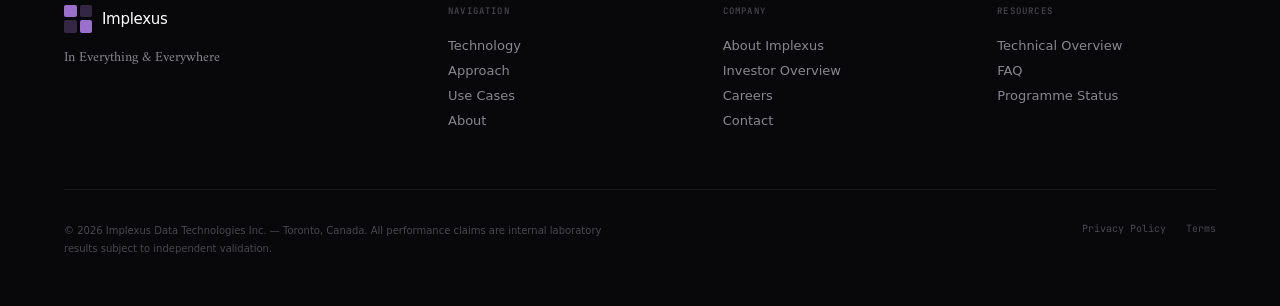
<file: technology.html>
<!DOCTYPE html>
<html lang="en">
<head>
<meta charset="UTF-8">
<meta name="viewport" content="width=device-width, initial-scale=1.0">
<link rel="preconnect" href="https://fonts.googleapis.com">
<link href="https://fonts.googleapis.com/css2?family=Amiri:ital,wght@0,400;0,700;1,400;1,700&family=Switzer:wght@300;400;500;600&family=JetBrains+Mono:wght@300;400;500&display=swap" rel="stylesheet">
<link rel="stylesheet" href="_shared.css">
<title>Technology — Implexus Data Technologies</title>
<style>
@media(max-width:810px){
  .int-layout{grid-template-columns:1fr !important;padding:0 32px}
  .int-sidebar{position:static !important;height:auto !important;border-right:none;border-bottom:1px solid rgba(0,0,0,0.08);padding:32px 0}
  .int-content{padding:40px 0 60px}
  .int-banner-inner{padding:0 32px}
  .c-grid-2,.c-grid-3{grid-template-columns:1fr !important}
  .tl-item{grid-template-columns:100px 1fr}
  .pipeline-vert .pv-step{grid-template-columns:60px 1fr}
}
@media(max-width:390px){
  .int-layout{padding:0 20px !important}
  .int-banner-inner{padding:0 20px !important}
  .int-sidebar{padding:24px 0}
  .int-content{padding:32px 0 48px}
  .tl-item{grid-template-columns:1fr !important;gap:4px}
  .tl-stage{margin-bottom:4px}
  .pv-step{grid-template-columns:48px 1fr !important;padding:16px 20px}
  .c-card{padding:24px 20px}
  .int-section-title{font-size:24px}
  .int-banner-title{font-size:28px !important}
}
</style></head>
<body>
<nav id="nav">
  <a class="nav-logo" href="index.html"><div class="logo-mark"><span></span><span></span><span></span><span></span></div><span class="logo-text">Implexus</span></a>
  <ul class="nav-links"><li><a href="index.html">Home</a></li><li><a href="technology.html" class="active">Technology</a></li><li><a href="usecases.html">Use Cases</a></li><li><a href="approach.html">Approach</a></li><li><a href="about.html">About</a></li></ul>
  <div class="nav-right"><a class="nav-cta-ghost" href="contact.html">Contact</a><a class="nav-cta" href="investor.html">Investor Overview</a></div>
  <button class="nav-hamburger" id="hamburger" onclick="toggleNav()"><span></span><span></span><span></span></button>
</nav>
<div class="nav-mobile" id="nav-mobile">
  <a href="index.html" onclick="closeNav()">Home</a>
  <a href="technology.html" onclick="closeNav()">Technology</a>
  <a href="usecases.html" onclick="closeNav()">Use Cases</a>
  <a href="approach.html" onclick="closeNav()">Approach</a>
  <a href="about.html" onclick="closeNav()">About</a>
  <a href="journal.html" onclick="closeNav()">Journal</a>
<a href="faq.html" onclick="closeNav()">FAQ</a>
  <a href="careers.html" onclick="closeNav()">Careers</a>
  <div class="nav-mobile-ctas">
    <a href="investor.html" class="btn-primary-dark" style="text-align:center;justify-content:center">Investor Overview</a>
    <a href="contact.html" class="btn-ghost-dark" style="text-align:center;justify-content:center">Contact</a>
  </div>
</div>
<script>function toggleNav(){document.getElementById("nav-mobile").classList.toggle("open")}function closeNav(){document.getElementById("nav-mobile").classList.remove("open")}</script>
<div class="int-banner"><div class="int-banner-grid"></div><div class="int-banner-orb"></div><div class="int-banner-inner"><div class="int-banner-badge">Q2 Data Engine</div><div class="int-banner-title">A transformation system,<br>not a <em>compression tool.</em></div><p class="int-banner-sub">The Q2 engine restructures data at a mathematical level — producing a smaller representation that can be restored completely and verified cryptographically.</p></div></div>
<div class="int-outer"><div class="int-layout"><aside class="int-sidebar"><div class="sb-page-label">Technology</div><div class="sb-page-title">Q2 Data Engine</div><ul class="sb-nav"><li><a class="sb-link active" href="#tech-pipeline"><span class="sb-diamond"></span>How it works</a></li><li><a class="sb-link" href="#tech-properties"><span class="sb-diamond"></span>Core properties</a></li><li><a class="sb-link" href="#tech-not"><span class="sb-diamond"></span>What Q2 is not</a></li><li><a class="sb-link" href="#tech-status"><span class="sb-diamond"></span>Programme status</a></li></ul><div class="sb-divider"></div><a href="contact.html" class="btn-primary-dark sb-cta">Request Technical Brief</a><p class='sb-meta'>For qualified technical counterparts. NDA required.</p></aside><main class="int-content">
  <section class="int-section" id="tech-pipeline">
    <div class="int-section-label">How it works</div>
    <h2 class="int-section-title">The Q2 pipeline: five steps, one guarantee.</h2>
    <p class="int-section-body">Input data goes in. Transformed data comes out. The original is restored exactly. The result is verified. No information lost, no approximation made.</p>
    <div class="pipeline-vert">
      <div class="pv-step"><div class="pv-num">STEP 01</div><div><div class="pv-name">Structured input</div><div class="pv-desc">Relational data, structured logs, scientific arrays, configuration files — data with consistent mathematical form.</div></div></div>
      <div class="pv-step hl"><div class="pv-num">STEP 02</div><div><div class="pv-name">Implode</div><div class="pv-desc">The mathematical transformation is applied. The data is restructured into a different, smaller form.</div></div></div>
      <div class="pv-step"><div class="pv-num">STEP 03</div><div><div class="pv-name">Transformed state</div><div class="pv-desc">The data exists in its new representation. Smaller. Different domain. Equally complete.</div></div></div>
      <div class="pv-step hl"><div class="pv-num">STEP 04</div><div><div class="pv-name">Explode</div><div class="pv-desc">The exact inverse is applied. The original data is reconstructed — not approximated. Not estimated.</div></div></div>
      <div class="pv-step"><div class="pv-num">STEP 05</div><div><div class="pv-name">Verified output</div><div class="pv-desc">Cryptographic verification confirms the output matches the original, exactly. Every file. Every time.</div></div></div>
    </div>
  </section>
  <section class="int-section" id="tech-properties">
    <div class="int-section-label">Core properties</div>
    <h2 class="int-section-title">Four requirements that are non-negotiable.</h2>
    <p class="int-section-body">These are not design goals. They are the technical minimum for the Q2 system to be considered valid. Every test is designed to confirm or challenge each of them.</p>
    <div class="c-grid-2">
      <div class="c-card"><div class="c-card-lbl">Requirement 01</div><div class="c-card-title">One input, one output</div><div class="c-card-body">The transformation is one-to-one. Every distinct piece of data maps to a unique transformed form. No duplicates, no collisions. The mapping is precise and unambiguous.</div></div>
      <div class="c-card"><div class="c-card-lbl">Requirement 02</div><div class="c-card-title">Exact reconstruction</div><div class="c-card-body">The reverse operation returns the original data exactly. Not approximately. Not with acceptable loss. If a single bit is different, the test fails.</div></div>
      <div class="c-card"><div class="c-card-lbl">Requirement 03</div><div class="c-card-title">Cryptographic verification</div><div class="c-card-body">A cryptographic fingerprint is taken of the original file and the reconstructed file. If they match, the transformation is confirmed. Every file. Binary. No exceptions.</div></div>
      <div class="c-card"><div class="c-card-lbl">Requirement 04</div><div class="c-card-title">Practical performance overhead</div><div class="c-card-body">The time and computing power needed to run the transformation must be practical for real-world infrastructure. This is currently being characterised under loaded conditions.</div></div>
    </div>
  </section>
  <section class="int-section" id="tech-not">
    <div class="int-section-label">Clear boundaries</div>
    <h2 class="int-section-title">What this is not.</h2>
    <p class="int-section-body">Precision requires knowing what a system isn't as clearly as what it is. These are not caveats — they are boundary conditions.</p>
    <div class="c-grid-3">
      <div class="c-card"><div class="c-card-lbl">Not this</div><div class="c-card-title">A compression tool</div><div class="c-card-body">Q2 doesn't work by finding patterns in data. It operates in a different mathematical framework. Comparing it to zip or gzip is the wrong measure.</div></div>
      <div class="c-card"><div class="c-card-lbl">Not this</div><div class="c-card-title">A consumer product</div><div class="c-card-body">Q2 is an infrastructure system. It is evaluated and deployed through structured partner programmes, not available as an off-the-shelf download.</div></div>
      <div class="c-card"><div class="c-card-lbl">Not yet</div><div class="c-card-title">Fully validated</div><div class="c-card-body">Internal results are encouraging. Independent third-party replication has not yet been completed. We will not claim otherwise until it has been.</div></div>
    </div>
  </section>
  <section class="int-section" id="tech-status">
    <div class="int-section-label">Programme status</div>
    <h2 class="int-section-title">Where we are — and what comes next.</h2>
    <p class="int-section-body">The development journey began over three decades ago. Here is an honest account of where the programme stands today, and what milestones lie ahead.</p>
    <div class="tl-track">
      <div class="tl-item done"><div class="tl-stage">1987–2015</div><div><div class="tl-name">Foundational Research</div><div class="tl-desc">Mathematical framework developed. Core algorithm concepts established and refined.</div></div></div>
      <div class="tl-item done"><div class="tl-stage">2015–2022</div><div><div class="tl-name">Systems Development</div><div class="tl-desc">Algorithmic frameworks formalised. Controlled demonstrations with government and institutional stakeholders.</div></div></div>
      <div class="tl-item curr"><div class="tl-stage">2022–Now</div><div><div class="tl-name">Evaluation Programme</div><div class="tl-desc">Active laboratory evaluation. Cryptographic verification running. Independent replication in preparation.</div></div></div>
      <div class="tl-item"><div class="tl-stage">Roadmap</div><div><div class="tl-name">Independent Replication</div><div class="tl-desc">Third-party laboratory replication. External results accepted and published regardless of outcome.</div></div></div>
    </div>
  </section>
</main></div></div>
<footer class="site-footer"><div class="site-footer-inner"><div class="site-footer-top"><div><div class="site-footer-logo"><div class="logo-mark"><span></span><span></span><span></span><span></span></div><span class="logo-text">Implexus</span></div><p class="site-footer-tagline">In Everything &amp; Everywhere</p></div><div class="site-footer-col"><h5>Navigation</h5><a href="technology.html">Technology</a><a href="approach.html">Approach</a><a href="usecases.html">Use Cases</a><a href="about.html">About</a></div><div class="site-footer-col"><h5>Company</h5><a href="about.html">About Implexus</a><a href="investor.html">Investor Overview</a><a href="careers.html">Careers</a><a href="contact.html">Contact</a></div><div class="site-footer-col"><h5>Resources</h5><a href="contact.html">Technical Overview</a><a href="faq.html">FAQ</a><a href="investor.html">Programme Status</a></div></div><div class="site-footer-bottom"><p class="site-footer-legal">© 2026 Implexus Data Technologies Inc. — Toronto, Canada. All performance claims are internal laboratory results subject to independent validation.</p><div class="site-footer-links"><a href="#">Privacy Policy</a><a href="#">Terms</a></div></div></div></footer>
</body>
</html>
</file>
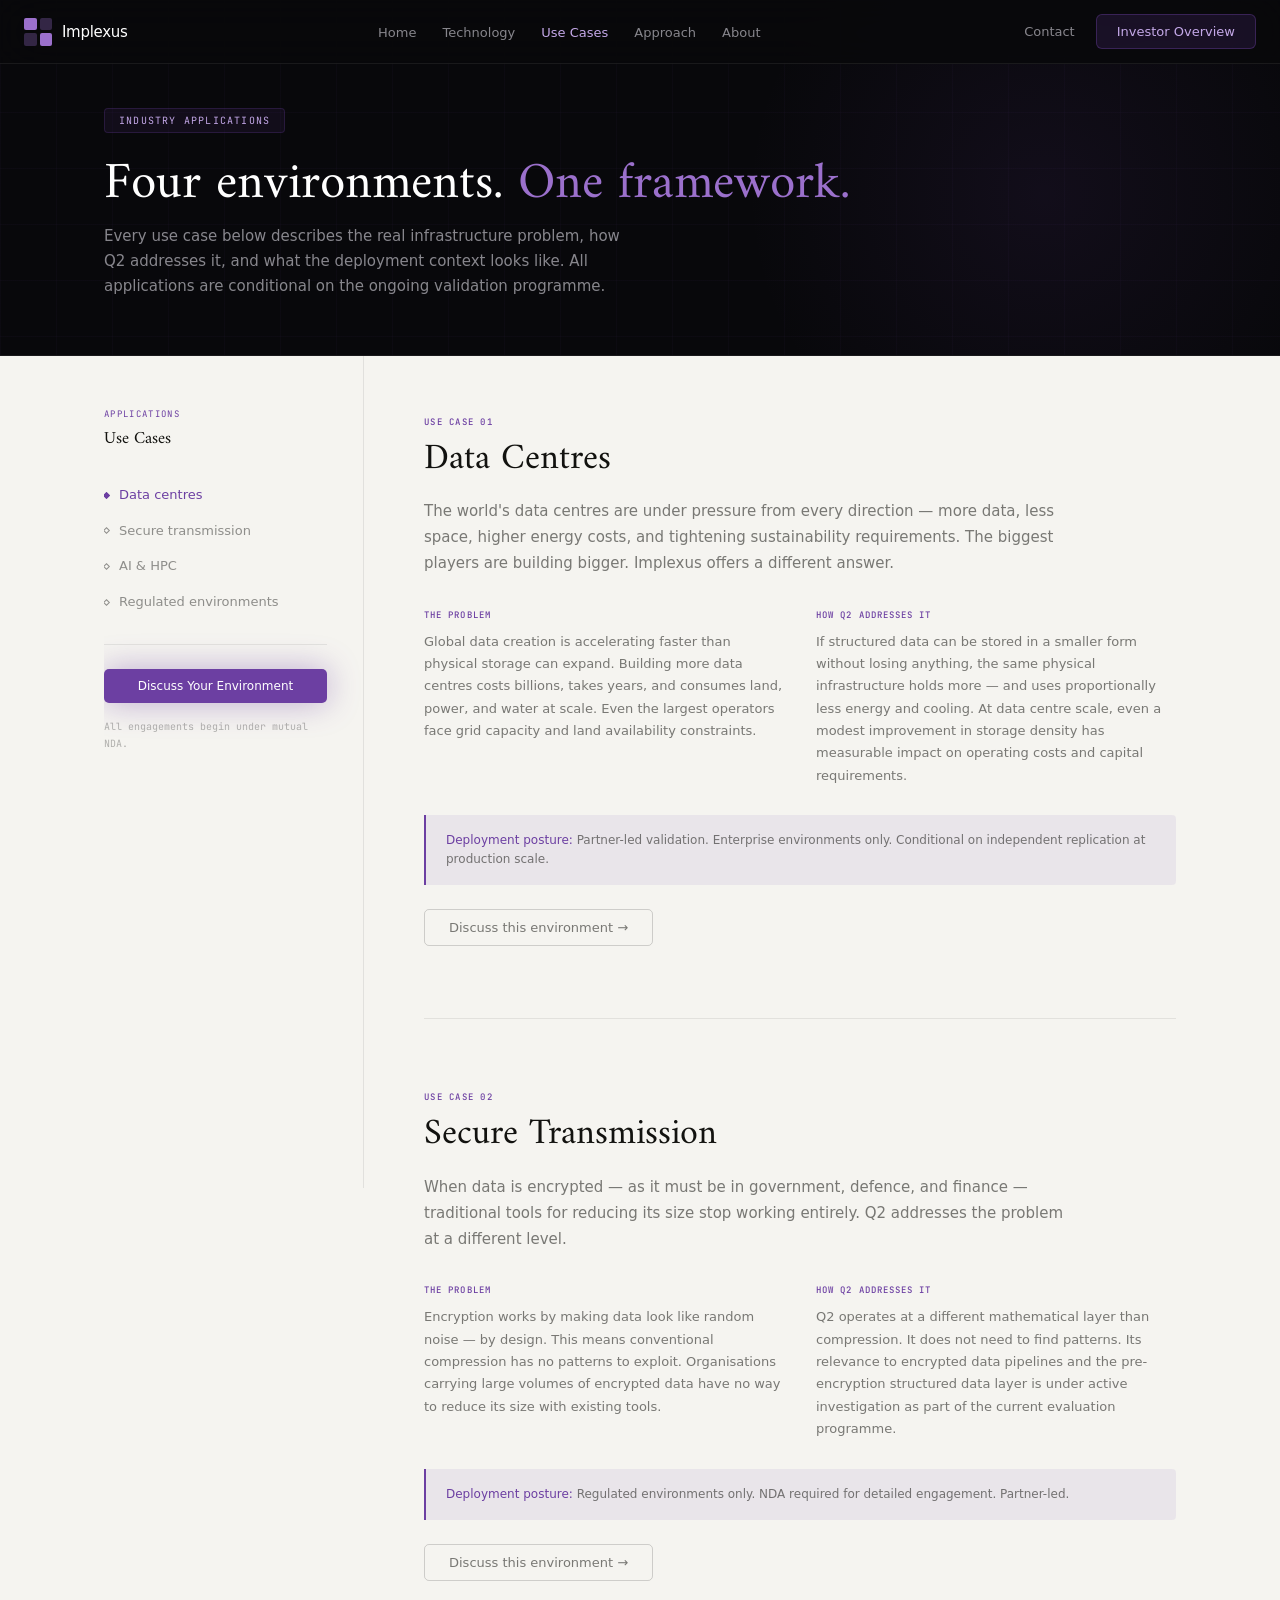
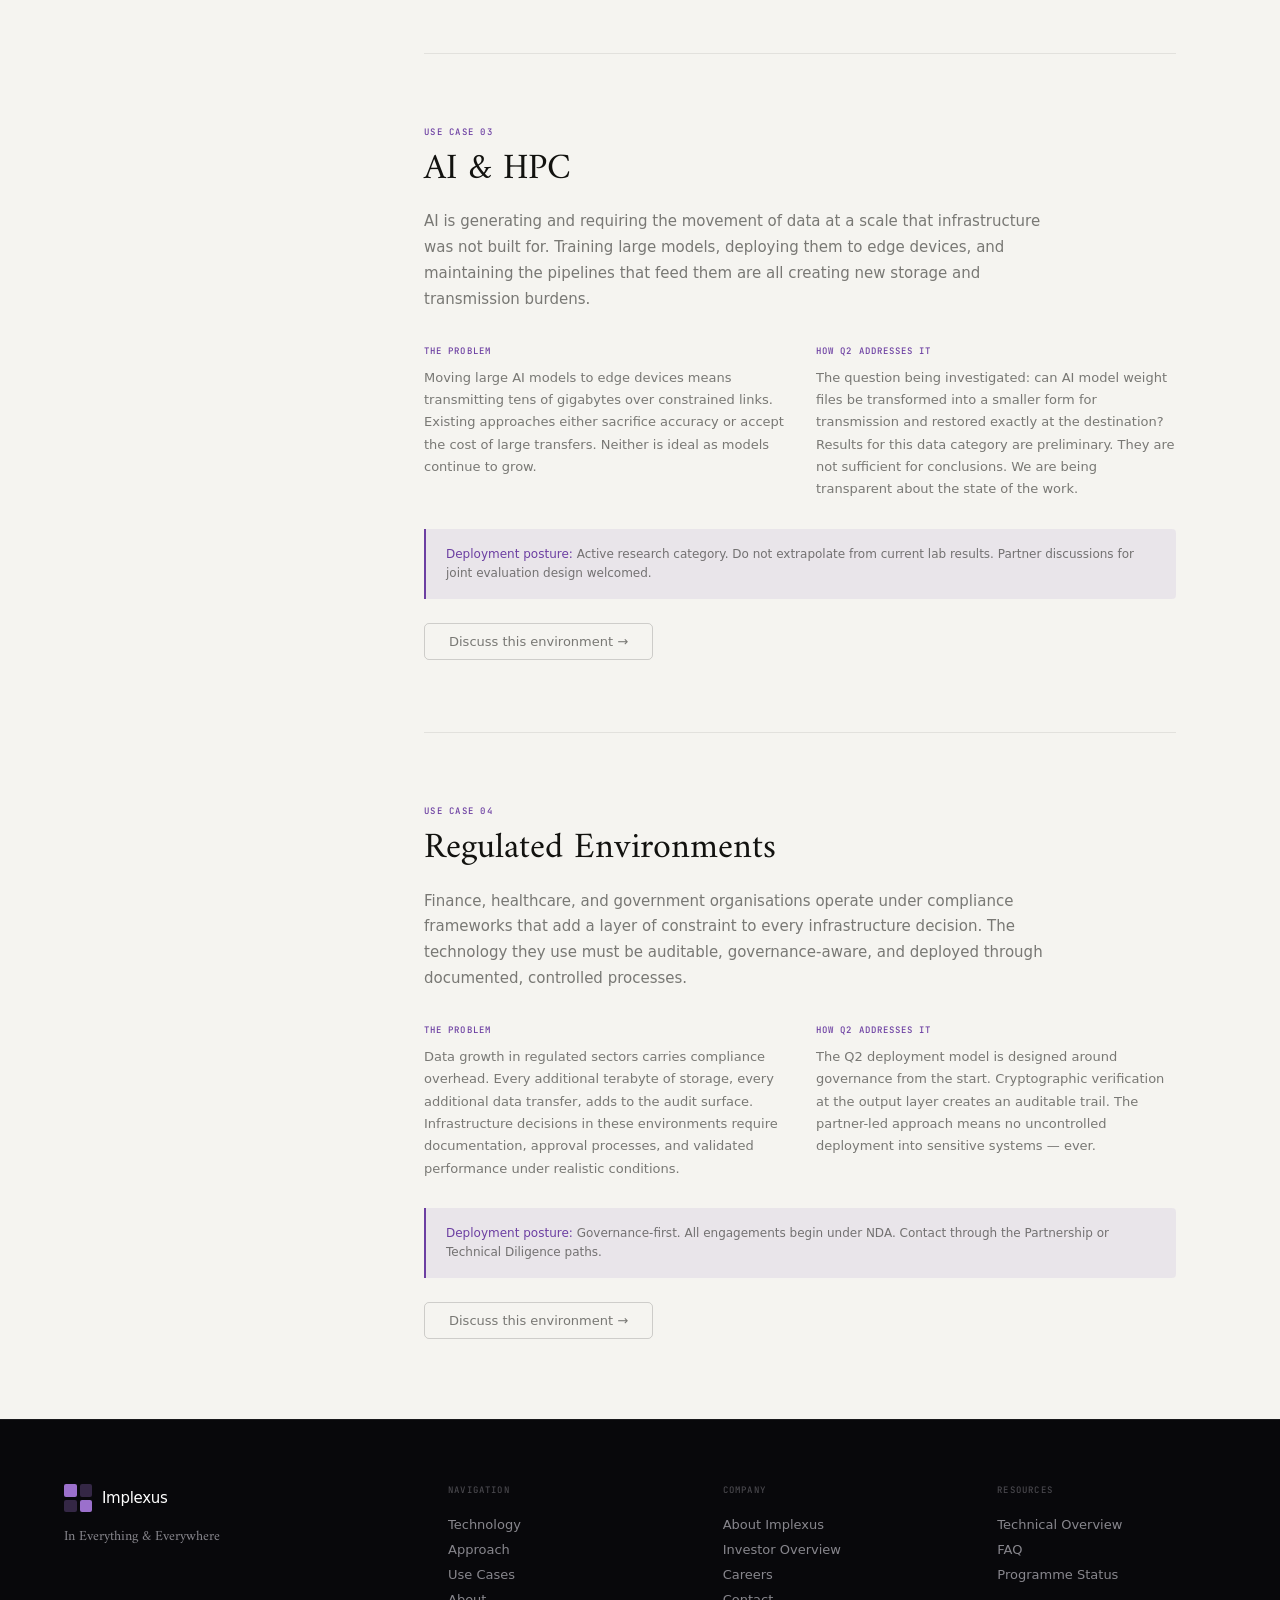
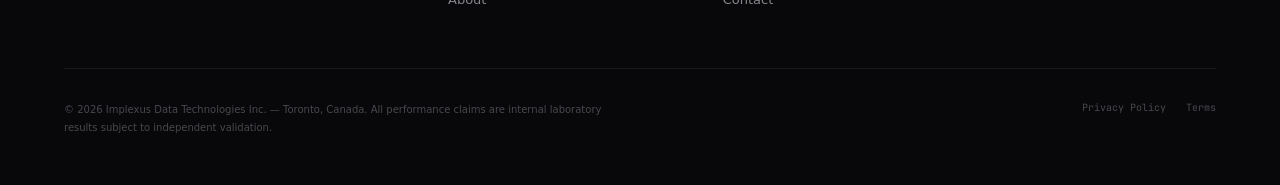
<file: usecases.html>
<!DOCTYPE html>
<html lang="en">
<head>
<meta charset="UTF-8">
<meta name="viewport" content="width=device-width, initial-scale=1.0">
<link rel="preconnect" href="https://fonts.googleapis.com">
<link href="https://fonts.googleapis.com/css2?family=Amiri:ital,wght@0,400;0,700;1,400;1,700&family=Switzer:wght@300;400;500;600&family=JetBrains+Mono:wght@300;400;500&display=swap" rel="stylesheet">
<link rel="stylesheet" href="_shared.css"><title>Use Cases — Implexus Data Technologies</title><style>
@media(max-width:810px){
  .int-layout{grid-template-columns:1fr !important;padding:0 32px}
  .int-sidebar{position:static !important;height:auto !important;border-right:none;border-bottom:1px solid rgba(0,0,0,0.08);padding:32px 0}
  .int-content{padding:40px 0 60px}
  .int-banner-inner{padding:0 32px}
  .c-grid-2,.c-grid-3{grid-template-columns:1fr !important}
  .inv-grid-2,.why-grid{grid-template-columns:1fr !important}
  .rev-grid{grid-template-columns:1fr !important}
  .stage-track{grid-template-columns:1fr 1fr !important}
  .tl-item{grid-template-columns:100px 1fr}
  .pillar-row{grid-template-columns:40px 1fr !important;gap:16px}
  .uc-two-col{grid-template-columns:1fr !important}
  .val-row{grid-template-columns:80px 1fr !important}
  .careers-hero{padding:0 32px 64px !important}
  .careers-values-dark{grid-template-columns:1fr 1fr !important}
  .roles-grid{grid-template-columns:1fr !important}
  .site-footer-top{grid-template-columns:1fr 1fr !important}
  .site-footer-bottom{flex-direction:column;gap:20px}
  .cta-band{padding:72px 32px !important}
}
@media(max-width:390px){
  .int-layout{padding:0 20px !important}
  .int-banner-inner{padding:0 20px !important}
  .int-sidebar{padding:24px 0}
  .int-content{padding:32px 0 48px}
  .tl-item{grid-template-columns:1fr !important;gap:4px}
  .tl-stage{margin-bottom:4px}
  .pv-step{padding:16px 20px}
  .c-card{padding:24px 20px}
  .int-section-title{font-size:24px}
  .int-banner-title{font-size:28px !important}
  .stage-track{grid-template-columns:1fr !important}
  .why-grid{grid-template-columns:1fr !important}
  .pillar-row{grid-template-columns:1fr !important}
  .pillar-n{display:none}
  .val-row{grid-template-columns:1fr !important;gap:12px}
  .careers-hero{padding:0 20px 48px !important}
  .careers-values-dark{grid-template-columns:1fr !important}
  .site-footer-top{grid-template-columns:1fr !important}
  .site-footer-links{flex-direction:column;gap:10px}
  .cta-band{padding:56px 20px !important}
  .comp-table-wrap{margin:0 -20px;padding:0 20px}
}
</style></head>
<body>
<nav id="nav">
  <a class="nav-logo" href="index.html"><div class="logo-mark"><span></span><span></span><span></span><span></span></div><span class="logo-text">Implexus</span></a>
  <ul class="nav-links"><li><a href="index.html">Home</a></li><li><a href="technology.html">Technology</a></li><li><a href="usecases.html" class="active">Use Cases</a></li><li><a href="approach.html">Approach</a></li><li><a href="about.html">About</a></li></ul>
  <div class="nav-right"><a class="nav-cta-ghost" href="contact.html">Contact</a><a class="nav-cta" href="investor.html">Investor Overview</a></div>
  <button class="nav-hamburger" id="hamburger" onclick="toggleNav()"><span></span><span></span><span></span></button>
</nav>
<div class="nav-mobile" id="nav-mobile">
  <a href="index.html" onclick="closeNav()">Home</a>
  <a href="technology.html" onclick="closeNav()">Technology</a>
  <a href="usecases.html" onclick="closeNav()">Use Cases</a>
  <a href="approach.html" onclick="closeNav()">Approach</a>
  <a href="about.html" onclick="closeNav()">About</a>
  <a href="journal.html" onclick="closeNav()">Journal</a>
<a href="faq.html" onclick="closeNav()">FAQ</a>
  <a href="careers.html" onclick="closeNav()">Careers</a>
  <div class="nav-mobile-ctas">
    <a href="investor.html" class="btn-primary-dark" style="text-align:center;justify-content:center">Investor Overview</a>
    <a href="contact.html" class="btn-ghost-dark" style="text-align:center;justify-content:center">Contact</a>
  </div>
</div>
<script>function toggleNav(){document.getElementById("nav-mobile").classList.toggle("open")}function closeNav(){document.getElementById("nav-mobile").classList.remove("open")}</script>
<div class="int-banner"><div class="int-banner-grid"></div><div class="int-banner-orb"></div><div class="int-banner-inner"><div class="int-banner-badge">Industry Applications</div><div class="int-banner-title">Four environments. <em>One framework.</em></div><p class="int-banner-sub">Every use case below describes the real infrastructure problem, how Q2 addresses it, and what the deployment context looks like. All applications are conditional on the ongoing validation programme.</p></div></div>
<div class="int-outer"><div class="int-layout"><aside class="int-sidebar"><div class="sb-page-label">Applications</div><div class="sb-page-title">Use Cases</div><ul class="sb-nav"><li><a class="sb-link active" href="#uc-datacentres"><span class="sb-diamond"></span>Data centres</a></li><li><a class="sb-link" href="#uc-transmission"><span class="sb-diamond"></span>Secure transmission</a></li><li><a class="sb-link" href="#uc-ai"><span class="sb-diamond"></span>AI &amp; HPC</a></li><li><a class="sb-link" href="#uc-regulated"><span class="sb-diamond"></span>Regulated environments</a></li></ul><div class="sb-divider"></div><a href="contact.html" class="btn-primary-dark sb-cta">Discuss Your Environment</a><p class='sb-meta'>All engagements begin under mutual NDA.</p></aside><main class="int-content">
  <section class="int-section" id="uc-datacentres">
    <div class="uc-num">Use case 01</div>
    <div class="uc-big-title">Data Centres</div>
    <p class="uc-overview">The world's data centres are under pressure from every direction — more data, less space, higher energy costs, and tightening sustainability requirements. The biggest players are building bigger. Implexus offers a different answer.</p>
    <div class="uc-two-col">
      <div><div class="uc-col-label">The problem</div><div class="uc-col-body">Global data creation is accelerating faster than physical storage can expand. Building more data centres costs billions, takes years, and consumes land, power, and water at scale. Even the largest operators face grid capacity and land availability constraints.</div></div>
      <div><div class="uc-col-label">How Q2 addresses it</div><div class="uc-col-body">If structured data can be stored in a smaller form without losing anything, the same physical infrastructure holds more — and uses proportionally less energy and cooling. At data centre scale, even a modest improvement in storage density has measurable impact on operating costs and capital requirements.</div></div>
    </div>
    <div class="uc-posture"><p><strong>Deployment posture:</strong> Partner-led validation. Enterprise environments only. Conditional on independent replication at production scale.</p></div>
    <div class="mt24"><a href="contact.html" class="btn-ghost-light">Discuss this environment →</a></div>
  </section>
  <section class="int-section" id="uc-transmission">
    <div class="uc-num">Use case 02</div>
    <div class="uc-big-title">Secure Transmission</div>
    <p class="uc-overview">When data is encrypted — as it must be in government, defence, and finance — traditional tools for reducing its size stop working entirely. Q2 addresses the problem at a different level.</p>
    <div class="uc-two-col">
      <div><div class="uc-col-label">The problem</div><div class="uc-col-body">Encryption works by making data look like random noise — by design. This means conventional compression has no patterns to exploit. Organisations carrying large volumes of encrypted data have no way to reduce its size with existing tools.</div></div>
      <div><div class="uc-col-label">How Q2 addresses it</div><div class="uc-col-body">Q2 operates at a different mathematical layer than compression. It does not need to find patterns. Its relevance to encrypted data pipelines and the pre-encryption structured data layer is under active investigation as part of the current evaluation programme.</div></div>
    </div>
    <div class="uc-posture"><p><strong>Deployment posture:</strong> Regulated environments only. NDA required for detailed engagement. Partner-led.</p></div>
    <div class="mt24"><a href="contact.html" class="btn-ghost-light">Discuss this environment →</a></div>
  </section>
  <section class="int-section" id="uc-ai">
    <div class="uc-num">Use case 03</div>
    <div class="uc-big-title">AI &amp; HPC</div>
    <p class="uc-overview">AI is generating and requiring the movement of data at a scale that infrastructure was not built for. Training large models, deploying them to edge devices, and maintaining the pipelines that feed them are all creating new storage and transmission burdens.</p>
    <div class="uc-two-col">
      <div><div class="uc-col-label">The problem</div><div class="uc-col-body">Moving large AI models to edge devices means transmitting tens of gigabytes over constrained links. Existing approaches either sacrifice accuracy or accept the cost of large transfers. Neither is ideal as models continue to grow.</div></div>
      <div><div class="uc-col-label">How Q2 addresses it</div><div class="uc-col-body">The question being investigated: can AI model weight files be transformed into a smaller form for transmission and restored exactly at the destination? Results for this data category are preliminary. They are not sufficient for conclusions. We are being transparent about the state of the work.</div></div>
    </div>
    <div class="uc-posture"><p><strong>Deployment posture:</strong> Active research category. Do not extrapolate from current lab results. Partner discussions for joint evaluation design welcomed.</p></div>
    <div class="mt24"><a href="contact.html" class="btn-ghost-light">Discuss this environment →</a></div>
  </section>
  <section class="int-section" id="uc-regulated">
    <div class="uc-num">Use case 04</div>
    <div class="uc-big-title">Regulated Environments</div>
    <p class="uc-overview">Finance, healthcare, and government organisations operate under compliance frameworks that add a layer of constraint to every infrastructure decision. The technology they use must be auditable, governance-aware, and deployed through documented, controlled processes.</p>
    <div class="uc-two-col">
      <div><div class="uc-col-label">The problem</div><div class="uc-col-body">Data growth in regulated sectors carries compliance overhead. Every additional terabyte of storage, every additional data transfer, adds to the audit surface. Infrastructure decisions in these environments require documentation, approval processes, and validated performance under realistic conditions.</div></div>
      <div><div class="uc-col-label">How Q2 addresses it</div><div class="uc-col-body">The Q2 deployment model is designed around governance from the start. Cryptographic verification at the output layer creates an auditable trail. The partner-led approach means no uncontrolled deployment into sensitive systems — ever.</div></div>
    </div>
    <div class="uc-posture"><p><strong>Deployment posture:</strong> Governance-first. All engagements begin under NDA. Contact through the Partnership or Technical Diligence paths.</p></div>
    <div class="mt24"><a href="contact.html" class="btn-ghost-light">Discuss this environment →</a></div>
  </section>
</main></div></div>
<footer class="site-footer"><div class="site-footer-inner"><div class="site-footer-top"><div><div class="site-footer-logo"><div class="logo-mark"><span></span><span></span><span></span><span></span></div><span class="logo-text">Implexus</span></div><p class="site-footer-tagline">In Everything &amp; Everywhere</p></div><div class="site-footer-col"><h5>Navigation</h5><a href="technology.html">Technology</a><a href="approach.html">Approach</a><a href="usecases.html">Use Cases</a><a href="about.html">About</a></div><div class="site-footer-col"><h5>Company</h5><a href="about.html">About Implexus</a><a href="investor.html">Investor Overview</a><a href="careers.html">Careers</a><a href="contact.html">Contact</a></div><div class="site-footer-col"><h5>Resources</h5><a href="contact.html">Technical Overview</a><a href="faq.html">FAQ</a><a href="investor.html">Programme Status</a></div></div><div class="site-footer-bottom"><p class="site-footer-legal">© 2026 Implexus Data Technologies Inc. — Toronto, Canada. All performance claims are internal laboratory results subject to independent validation.</p><div class="site-footer-links"><a href="#">Privacy Policy</a><a href="#">Terms</a></div></div></div></footer>
</body>
</html>
</file>
<file: _shared.css>
/* ═══════════════════════════════════════════════════════════════
   IMPLEXUS — SHARED DESIGN SYSTEM (Framer-Ready Build)
   Zero JavaScript except hamburger toggle. Responsive: 810px / 390px
═══════════════════════════════════════════════════════════════ */
:root {
  --bg:#08080B; --bg-1:#0B0B10; --bg-2:#0E0E16; --bg-3:#12121A;
  --light:#F5F4F0; --cream:#EFEDE8; --cream-2:#E8E5DF; --white:#fff;
  --purple:#6C3FA2; --purple-hi:#9B70CC; --purple-xhi:#C4A8E8;
  --glow:rgba(108,63,162,0.35); --glow-sm:rgba(108,63,162,0.15);
  --glow-xs:rgba(108,63,162,0.08);
  --text:rgba(240,238,248,0.95); --text-mid:rgba(240,238,248,0.55); --text-dim:rgba(240,238,248,0.28);
  --ink:#12120F; --ink-mid:rgba(18,18,15,0.55); --ink-dim:rgba(18,18,15,0.30);
  --border:rgba(255,255,255,0.07); --border-hi:rgba(255,255,255,0.13);
  --border-l:rgba(0,0,0,0.09); --border-l-hi:rgba(0,0,0,0.16);
  --sans:'Switzer',system-ui,sans-serif; --serif:'Amiri',Georgia,serif; --mono:'JetBrains Mono',monospace;
  --nav-h:68px; --ease:cubic-bezier(0.25,0.46,0.45,0.94); --ease-out:cubic-bezier(0.16,1,0.3,1);
}
*,*::before,*::after{margin:0;padding:0;box-sizing:border-box}
html{scroll-behavior:smooth;font-size:16px;-webkit-font-smoothing:antialiased}
body{font-family:var(--sans);background:var(--bg);color:var(--text);overflow-x:hidden}
a{text-decoration:none;color:inherit}
button{font-family:inherit;cursor:pointer;border:none;background:none}
img{display:block;max-width:100%}
ul{list-style:none}

/* NAV */
#nav{position:fixed;top:0;left:0;right:0;z-index:500;padding:14px 24px;display:flex;align-items:center;justify-content:space-between;background:rgba(8,8,11,0.88);backdrop-filter:blur(24px) saturate(1.6);border-bottom:1px solid var(--border)}
.nav-logo{display:flex;align-items:center;gap:10px;cursor:pointer;color:inherit}
.logo-mark{width:28px;height:28px;display:grid;grid-template-columns:1fr 1fr;gap:3px}
.logo-mark span{border-radius:2px;background:var(--purple-hi)}
.logo-mark span:nth-child(2),.logo-mark span:nth-child(3){opacity:0.3}
.logo-text{font-size:15px;font-weight:500;letter-spacing:-0.02em;color:#fff}
.nav-links{display:flex;align-items:center;gap:0}
.nav-links a{font-size:13px;font-weight:400;color:var(--text-mid);padding:7px 13px;border-radius:20px;transition:color 0.2s}
.nav-links a:hover,.nav-links a.active{color:var(--text)}
.nav-links a.active{color:var(--purple-xhi)}
.nav-right{display:flex;align-items:center;gap:8px}
.nav-cta-ghost{font-size:13px;font-weight:400;padding:7px 13px;border-radius:20px;color:var(--text-mid);cursor:pointer;transition:color 0.2s}
.nav-cta-ghost:hover{color:var(--text)}
.nav-cta{font-size:13px;font-weight:500;padding:9px 20px;background:rgba(108,63,162,0.18);border:1px solid rgba(108,63,162,0.4);color:var(--purple-xhi);border-radius:6px;transition:all 0.2s;cursor:pointer}
.nav-cta:hover{background:rgba(108,63,162,0.32);border-color:rgba(108,63,162,0.7);color:#fff}
.nav-hamburger{display:none;flex-direction:column;gap:5px;cursor:pointer;padding:8px;background:none;border:none;z-index:600}
.nav-hamburger span{display:block;width:22px;height:1.5px;background:var(--text);border-radius:2px;transition:all 0.3s ease}
.nav-mobile{display:none;position:fixed;inset:0;z-index:490;background:rgba(8,8,11,0.97);backdrop-filter:blur(24px);flex-direction:column;align-items:center;justify-content:center;padding:80px 32px 40px}
.nav-mobile.open{display:flex}
.nav-mobile a{font-size:28px;font-weight:400;font-family:var(--serif);color:var(--text-mid);padding:16px 0;border-bottom:1px solid var(--border);width:100%;text-align:center;transition:color 0.2s}
.nav-mobile a:last-of-type{border-bottom:none}
.nav-mobile a:hover{color:#fff}
.nav-mobile-ctas{display:flex;flex-direction:column;gap:12px;width:100%;margin-top:32px}

/* LAYOUT */
.section{padding:120px 64px}
.section-inner{max-width:1200px;margin:0 auto}
.container{max-width:1280px;margin:0 auto;padding:0 64px}

/* TYPOGRAPHY */
.eyebrow{font-size:10px;font-weight:500;letter-spacing:0.15em;text-transform:uppercase;color:var(--purple-hi);margin-bottom:20px;display:flex;align-items:center;gap:10px}
.eyebrow-light{color:var(--purple)}
.eyebrow-mono{font-family:var(--mono);font-size:10px;font-weight:400;letter-spacing:0.22em;text-transform:uppercase;color:var(--purple-hi);margin-bottom:20px;display:flex;align-items:center;gap:0}
.heading-xl{font-family:var(--serif);font-size:clamp(36px,4vw,60px);font-weight:400;line-height:1.1;letter-spacing:-0.01em}
.heading-lg{font-family:var(--serif);font-size:clamp(28px,3vw,46px);font-weight:400;line-height:1.15}
.body-copy{font-size:16px;font-weight:300;color:var(--text-mid);line-height:1.78}
.body-copy-light{color:#555}

/* BUTTONS */
.btn-primary-dark{display:inline-flex;align-items:center;gap:8px;font-size:14px;font-weight:500;padding:13px 28px;border-radius:6px;background:var(--purple);color:#fff;transition:all 0.2s;box-shadow:0 0 32px rgba(108,63,162,0.4);cursor:pointer;border:none}
.btn-primary-dark:hover{background:var(--purple-hi);box-shadow:0 0 48px rgba(108,63,162,0.6);transform:translateY(-1px)}
.btn-ghost-dark{display:inline-flex;align-items:center;gap:8px;font-size:14px;font-weight:400;padding:12px 26px;border-radius:6px;border:1px solid var(--border-hi);color:var(--text-mid);transition:all 0.2s;cursor:pointer;background:none}
.btn-ghost-dark:hover{color:#fff;border-color:rgba(255,255,255,0.3)}
.btn-ghost-light{display:inline-flex;align-items:center;gap:8px;font-size:13px;font-weight:400;padding:10px 24px;border-radius:5px;border:1px solid var(--border-l-hi);color:var(--ink-mid);cursor:pointer;background:none;transition:all 0.2s}
.btn-ghost-light:hover{color:var(--ink);border-color:var(--ink)}

/* TAGS / BADGES */
.tag{font-family:var(--mono);font-size:10px;font-weight:400;letter-spacing:0.06em;text-transform:uppercase;padding:4px 10px;border-radius:3px;background:var(--glow-xs);color:var(--purple-hi);border:1px solid rgba(155,112,204,0.2)}
.badge-done{font-family:var(--mono);font-size:8px;font-weight:500;letter-spacing:0.08em;text-transform:uppercase;padding:3px 8px;border-radius:3px;color:var(--purple-hi);background:rgba(108,63,162,0.12);display:inline-block;margin-top:10px}
.badge-now{font-family:var(--mono);font-size:8px;font-weight:500;letter-spacing:0.08em;text-transform:uppercase;padding:3px 8px;border-radius:3px;color:var(--purple-xhi);background:rgba(108,63,162,0.22);border:1px solid rgba(108,63,162,0.4);display:inline-block;margin-top:10px}
.badge-next{font-family:var(--mono);font-size:8px;font-weight:500;letter-spacing:0.08em;text-transform:uppercase;padding:3px 8px;border-radius:3px;color:var(--text-dim);background:rgba(255,255,255,0.04);display:inline-block;margin-top:10px}
.sp{display:inline-block;font-family:var(--mono);font-size:9px;font-weight:500;letter-spacing:0.07em;text-transform:uppercase;padding:4px 10px;border-radius:3px}
.sp-progress{color:var(--purple-hi);background:rgba(108,63,162,0.12)}
.sp-pending{color:var(--text-dim);background:rgba(255,255,255,0.05)}
.sp-complete{color:#5ec47d;background:rgba(94,196,125,0.1)}
.check{color:var(--purple-hi);font-size:15px}
.cross{color:var(--text-dim);font-size:14px}

/* UTILITIES */
.mt8{margin-top:8px}.mt16{margin-top:16px}.mt24{margin-top:24px}
.mt32{margin-top:32px}.mt48{margin-top:48px}.mt64{margin-top:64px}
.text-center{text-align:center}

/* INTERIOR PAGE SYSTEM (sidebar) */
.int-banner{background:var(--bg);padding:calc(var(--nav-h) + 40px) 0 56px;position:relative;overflow:hidden;border-bottom:1px solid var(--border)}
.int-banner-grid{position:absolute;inset:0;background-image:linear-gradient(rgba(108,63,162,0.04) 1px,transparent 1px),linear-gradient(90deg,rgba(108,63,162,0.04) 1px,transparent 1px);background-size:56px 56px}
.int-banner-orb{position:absolute;top:-30%;right:-5%;width:600px;height:600px;background:radial-gradient(circle,rgba(108,63,162,0.1) 0%,transparent 70%);pointer-events:none}
.int-banner-inner{position:relative;z-index:2;max-width:1200px;margin:0 auto;padding:0 64px}
.int-banner-badge{display:inline-flex;align-items:center;gap:9px;font-family:var(--mono);font-size:10px;font-weight:400;letter-spacing:0.12em;text-transform:uppercase;color:var(--purple-xhi);background:rgba(108,63,162,0.1);border:1px solid rgba(108,63,162,0.25);padding:5px 14px;border-radius:4px;margin-bottom:24px}
.int-banner-title{font-family:var(--serif);font-size:clamp(32px,4vw,54px);font-weight:400;color:#fff;line-height:1.08;margin-bottom:12px}
.int-banner-title em{font-style:normal;color:var(--purple-hi)}
.int-banner-sub{font-size:15px;font-weight:300;color:var(--text-mid);line-height:1.65;max-width:520px}
.int-outer{background:var(--light)}
.int-layout{display:grid;grid-template-columns:260px 1fr;max-width:1200px;margin:0 auto;padding:0 64px}
.int-sidebar{position:sticky;top:var(--nav-h);align-self:start;height:calc(100vh - var(--nav-h));overflow-y:auto;padding:52px 36px 52px 0;border-right:1px solid rgba(0,0,0,0.08)}
.sb-page-label{font-family:var(--mono);font-size:9px;font-weight:400;letter-spacing:0.15em;text-transform:uppercase;color:var(--purple);margin-bottom:8px}
.sb-page-title{font-family:var(--serif);font-size:17px;color:var(--ink);margin-bottom:28px;line-height:1.3}
.sb-nav{display:flex;flex-direction:column;gap:1px}
.sb-link{display:flex;align-items:center;gap:10px;font-size:13px;font-weight:400;color:rgba(18,18,15,0.45);padding:9px 0;cursor:pointer;background:none;border:none;text-align:left;width:100%;transition:color 0.15s;line-height:1.3}
.sb-link:hover{color:var(--ink)}
.sb-link.active{color:var(--purple);font-weight:500}
.sb-diamond{width:5px;height:5px;border:1.5px solid currentColor;transform:rotate(45deg);flex-shrink:0;transition:all 0.15s}
.sb-link.active .sb-diamond{background:var(--purple);border-color:var(--purple)}
.sb-divider{height:1px;background:rgba(0,0,0,0.08);margin:24px 0}
.sb-cta{width:100%;font-size:12px;font-weight:500;padding:10px 16px;justify-content:center;border-radius:5px}
.sb-meta{margin-top:16px;font-family:var(--mono);font-size:10px;color:var(--ink-dim);line-height:1.65}
.int-content{padding:60px 0 80px 60px;min-width:0}
.int-section{padding-bottom:72px;margin-bottom:72px;border-bottom:1px solid rgba(0,0,0,0.08);scroll-margin-top:88px}
.int-section:last-child{border-bottom:none;margin-bottom:0;padding-bottom:0}
.int-section-label{font-family:var(--mono);font-size:9px;font-weight:400;letter-spacing:0.14em;text-transform:uppercase;color:var(--purple);margin-bottom:16px}
.int-section-title{font-family:var(--serif);font-size:clamp(24px,2.6vw,36px);font-weight:400;color:var(--ink);line-height:1.15;margin-bottom:16px}
.int-section-body{font-size:14px;font-weight:300;color:var(--ink-mid);line-height:1.75;max-width:640px;margin-bottom:32px}

/* INTERIOR CONTENT COMPONENTS */
.c-grid-2{display:grid;grid-template-columns:1fr 1fr;gap:2px;background:rgba(0,0,0,0.07);border-radius:8px;overflow:hidden}
.c-grid-3{display:grid;grid-template-columns:repeat(3,1fr);gap:2px;background:rgba(0,0,0,0.07);border-radius:8px;overflow:hidden}
.c-card{background:var(--white);padding:28px 30px;transition:background 0.2s}
.c-card:hover{background:#FAFAF8}
.c-card-lbl{font-family:var(--mono);font-size:9px;font-weight:400;letter-spacing:0.1em;text-transform:uppercase;color:var(--purple);margin-bottom:10px}
.c-card-title{font-family:var(--serif);font-size:19px;color:var(--ink);margin-bottom:8px;line-height:1.25}
.c-card-body{font-size:13px;font-weight:300;color:var(--ink-mid);line-height:1.7}
.pipeline-vert{display:flex;flex-direction:column;gap:2px;border:1px solid rgba(0,0,0,0.08);border-radius:8px;overflow:hidden;margin-top:28px}
.pv-step{display:grid;grid-template-columns:64px 1fr;gap:24px;padding:22px 28px;background:var(--white);border-bottom:1px solid rgba(0,0,0,0.07);align-items:center;transition:background 0.2s}
.pv-step:last-child{border-bottom:none}
.pv-step:hover{background:#FAFAF8}
.pv-step.hl{background:var(--bg)}
.pv-step.hl:hover{background:var(--bg-1)}
.pv-num{font-family:var(--mono);font-size:10px;color:rgba(18,18,15,0.3);font-weight:400;letter-spacing:0.08em}
.pv-step.hl .pv-num{color:var(--purple-hi)}
.pv-name{font-size:14px;font-weight:500;color:var(--ink);margin-bottom:4px}
.pv-step.hl .pv-name{color:#fff}
.pv-desc{font-size:12px;font-weight:300;color:var(--ink-mid);line-height:1.6}
.pv-step.hl .pv-desc{color:var(--text-mid)}

/* FAQ ACCORDION */
.faq-accordion{display:flex;flex-direction:column;gap:2px;border:1px solid rgba(0,0,0,0.08);border-radius:8px;overflow:hidden}
.faq-acc-item{background:#fff;border-bottom:1px solid rgba(0,0,0,0.07);cursor:pointer}
.faq-acc-item:last-child{border-bottom:none}
.faq-acc-q{display:flex;justify-content:space-between;align-items:center;padding:20px 24px;font-size:14px;font-weight:400;color:var(--ink);line-height:1.4;gap:16px}
.faq-acc-icon{font-size:20px;color:var(--purple);flex-shrink:0;font-weight:300;transition:transform 0.25s}
.faq-acc-a{font-size:13px;font-weight:300;color:var(--ink-mid);line-height:1.75;padding:0 24px 20px;display:none}
.faq-acc-item.open .faq-acc-a{display:block}
.faq-acc-item.open .faq-acc-icon{transform:rotate(45deg)}

/* TIMELINE */
.tl-track{display:flex;flex-direction:column;gap:0;border:1px solid rgba(0,0,0,0.08);border-radius:8px;overflow:hidden;margin-top:24px}
.tl-item{display:grid;grid-template-columns:120px 1fr;gap:0;background:#fff;border-bottom:1px solid rgba(0,0,0,0.07);position:relative;padding:24px 28px;align-items:center}
.tl-item:last-child{border-bottom:none}
.tl-item.done{background:#FAFAF8}
.tl-item.curr{background:var(--bg);border-left:3px solid var(--purple)}
.tl-dot{position:absolute;left:-1px;top:50%;transform:translateY(-50%);width:8px;height:8px;border-radius:50%;background:rgba(0,0,0,0.15);display:none}
.tl-stage{font-family:var(--mono);font-size:10px;font-weight:400;color:rgba(18,18,15,0.35);letter-spacing:0.06em}
.tl-item.curr .tl-stage{color:var(--purple-hi)}
.tl-name{font-size:14px;font-weight:500;color:var(--ink);margin-bottom:4px}
.tl-item.curr .tl-name{color:#fff}
.tl-desc{font-size:12px;font-weight:300;color:var(--ink-mid);line-height:1.6}
.tl-item.curr .tl-desc{color:var(--text-mid)}

/* APPROACH PILLARS */
.pillar-row{display:grid;grid-template-columns:60px 200px 1fr;gap:24px;align-items:start;padding:32px 0;border-bottom:1px solid rgba(0,0,0,0.07)}
.pillar-row:first-of-type{border-top:1px solid rgba(0,0,0,0.07)}
.pillar-n{font-family:var(--mono);font-size:28px;font-weight:300;color:rgba(108,63,162,0.3);line-height:1}
.pillar-title{font-family:var(--serif);font-size:20px;color:var(--ink);line-height:1.2;padding-top:4px}
.pillar-txt{font-size:13px;font-weight:300;color:var(--ink-mid);line-height:1.72}
.pillar-why{display:block;font-family:var(--mono);font-size:9px;font-weight:500;letter-spacing:0.12em;text-transform:uppercase;color:var(--purple);margin-bottom:8px}
.info-stack{display:flex;flex-direction:column;gap:2px;border:1px solid rgba(0,0,0,0.08);border-radius:8px;overflow:hidden;margin-top:24px}
.info-card{background:#fff;padding:24px 28px;border-bottom:1px solid rgba(0,0,0,0.07)}
.info-card:last-child{border-bottom:none}
.info-card-title{font-size:14px;font-weight:500;color:var(--ink);margin-bottom:8px}
.info-card-body{font-size:13px;font-weight:300;color:var(--ink-mid);line-height:1.72}
.val-rows{display:flex;flex-direction:column;gap:2px;border:1px solid rgba(0,0,0,0.08);border-radius:8px;overflow:hidden;margin-top:24px}
.val-row{display:grid;grid-template-columns:80px 1fr auto;gap:24px;align-items:center;background:#fff;border-bottom:1px solid rgba(0,0,0,0.07);padding:24px 28px}
.val-row:last-child{border-bottom:none}
.val-stg{font-family:var(--mono);font-size:9px;font-weight:500;letter-spacing:0.1em;text-transform:uppercase;color:var(--purple)}
.val-h4{font-size:14px;font-weight:500;color:var(--ink);margin-bottom:4px}
.val-p{font-size:12px;font-weight:300;color:var(--ink-mid);line-height:1.6}

/* USE CASES */
.uc-num{font-family:var(--mono);font-size:9px;font-weight:500;letter-spacing:0.14em;text-transform:uppercase;color:var(--purple);margin-bottom:12px}
.uc-big-title{font-family:var(--serif);font-size:36px;font-weight:400;color:var(--ink);line-height:1.1;margin-bottom:20px}
.uc-overview{font-size:15px;font-weight:300;color:var(--ink-mid);line-height:1.72;margin-bottom:32px;max-width:640px}
.uc-two-col{display:grid;grid-template-columns:1fr 1fr;gap:32px;margin-bottom:28px}
.uc-col-label{font-family:var(--mono);font-size:9px;font-weight:500;letter-spacing:0.12em;text-transform:uppercase;color:var(--purple);margin-bottom:10px}
.uc-col-body{font-size:13px;font-weight:300;color:var(--ink-mid);line-height:1.72}
.uc-posture{margin-top:24px;padding:16px 20px;background:var(--glow-xs);border-left:2px solid var(--purple);border-radius:0 4px 4px 0}
.uc-posture p{font-size:12px;font-weight:300;color:var(--ink-mid);line-height:1.6}
.uc-posture strong{color:var(--purple);font-weight:500}

/* INVESTOR SPECIFIC */
.inv-grid-2{display:grid;grid-template-columns:1fr 1fr;gap:2px;background:rgba(0,0,0,0.07);border-radius:8px;overflow:hidden;margin-top:28px}
.inv-card{background:#fff;padding:28px 30px}
.inv-card-lbl{font-family:var(--mono);font-size:9px;font-weight:400;letter-spacing:0.1em;text-transform:uppercase;color:var(--purple);margin-bottom:10px}
.inv-card-title{font-family:var(--serif);font-size:19px;color:var(--ink);margin-bottom:8px;line-height:1.25}
.inv-card-body{font-size:13px;font-weight:300;color:var(--ink-mid);line-height:1.7}
.why-grid{display:grid;grid-template-columns:1fr 1fr 1fr;gap:2px;background:rgba(0,0,0,0.07);border-radius:8px;overflow:hidden;margin-top:24px}
.why-card{background:#fff;padding:28px 26px}
.why-icon{font-size:24px;margin-bottom:14px;display:block}
.why-title{font-size:14px;font-weight:500;color:var(--ink);margin-bottom:8px;line-height:1.3}
.why-body{font-size:12px;font-weight:300;color:var(--ink-mid);line-height:1.7}
.rev-band{background:var(--bg-2);border:1px solid var(--border);border-radius:8px;padding:40px;margin-top:24px}
.rev-grid{display:grid;grid-template-columns:repeat(3,1fr);gap:2px;background:var(--border);border-radius:6px;overflow:hidden;margin-bottom:16px}
.rev-card{background:var(--bg-3);padding:28px 24px}
.rev-card.hl{background:rgba(108,63,162,0.15);border-top:2px solid var(--purple)}
.rev-label{font-family:var(--mono);font-size:9px;font-weight:400;letter-spacing:0.1em;text-transform:uppercase;color:var(--text-dim);margin-bottom:12px}
.rev-figure{font-family:var(--serif);font-size:36px;font-weight:400;color:var(--purple-xhi);margin-bottom:10px;line-height:1}
.rev-desc{font-size:12px;font-weight:300;color:var(--text-mid);line-height:1.65;margin-bottom:8px}
.rev-caveat{font-family:var(--mono);font-size:9px;color:var(--text-dim);line-height:1.5}
.stage-track{display:grid;grid-template-columns:repeat(4,1fr);gap:2px;background:var(--border);border-radius:8px;overflow:hidden;margin-top:24px}
.stage-step{background:var(--bg-2);padding:24px 22px;border-top:2px solid transparent}
.stage-step.active{background:rgba(108,63,162,0.12);border-top-color:var(--purple)}
.stage-n{font-family:var(--mono);font-size:9px;font-weight:500;letter-spacing:0.08em;text-transform:uppercase;color:var(--text-dim);margin-bottom:10px}
.stage-step.active .stage-n{color:var(--purple-hi)}
.stage-name{font-size:13px;font-weight:500;color:var(--text);margin-bottom:6px}
.stage-desc{font-size:11px;font-weight:300;color:var(--text-mid);line-height:1.6}
.inv-checklist{display:flex;flex-direction:column;gap:8px}
.inv-check-item{display:flex;align-items:flex-start;gap:12px;font-size:13px;font-weight:300;color:var(--ink-mid);line-height:1.55}
.inv-check-item span{color:var(--purple);font-weight:500;flex-shrink:0}
.inv-brief-form{display:flex;flex-direction:column;gap:12px}
.inv-form-grid{display:grid;grid-template-columns:1fr 1fr;gap:12px}
.inv-form-label{font-family:var(--mono);font-size:9px;font-weight:400;letter-spacing:0.1em;text-transform:uppercase;color:var(--ink-dim);display:block;margin-bottom:6px}
.inv-input{width:100%;padding:11px 14px;background:var(--light);border:1px solid rgba(0,0,0,0.12);border-radius:5px;font-size:13px;font-weight:300;color:var(--ink);font-family:var(--sans);outline:none;transition:border-color 0.2s}
.inv-input:focus{border-color:rgba(108,63,162,0.5)}
.inv-select{width:100%;padding:11px 14px;background:var(--light);border:1px solid rgba(0,0,0,0.12);border-radius:5px;font-size:13px;font-weight:300;color:var(--ink);font-family:var(--sans);outline:none;cursor:pointer}

/* FOOTER */
.site-footer{background:var(--bg);border-top:1px solid var(--border);padding:64px 64px 48px}
.site-footer-inner{max-width:1200px;margin:0 auto}
.site-footer-top{display:grid;grid-template-columns:1.5fr 1fr 1fr 1fr;gap:56px;padding-bottom:56px;border-bottom:1px solid var(--border)}
.site-footer-logo{display:flex;align-items:center;gap:10px;margin-bottom:14px}
.site-footer-tagline{font-family:var(--serif);font-size:14px;color:var(--text-mid);line-height:1.6;max-width:240px}
.site-footer-col h5{font-family:var(--mono);font-size:9px;font-weight:500;letter-spacing:0.13em;text-transform:uppercase;color:var(--text-dim);margin-bottom:16px}
.site-footer-col a{display:block;font-size:13px;font-weight:300;color:var(--text-mid);padding:5px 0;transition:color 0.15s}
.site-footer-col a:hover{color:var(--text)}
.site-footer-bottom{padding-top:32px;display:flex;justify-content:space-between;align-items:flex-start;gap:32px;flex-wrap:wrap}
.site-footer-legal{font-size:10px;font-weight:300;color:var(--text-dim);line-height:1.8;max-width:560px}
.site-footer-links{display:flex;gap:20px;flex-shrink:0}
.site-footer-links a{font-family:var(--mono);font-size:10px;color:var(--text-dim);cursor:pointer;transition:color 0.15s}
.site-footer-links a:hover{color:var(--text-mid)}

/* CTA BAND */
.cta-band{background:var(--bg-1);border-top:1px solid var(--border);padding:96px 64px;text-align:center;position:relative;overflow:hidden}
.cta-band::before{content:'';position:absolute;top:50%;left:50%;transform:translate(-50%,-50%);width:800px;height:400px;background:radial-gradient(ellipse,rgba(108,63,162,0.14) 0%,transparent 65%);pointer-events:none}
.cta-band h2{font-family:var(--serif);font-size:clamp(30px,4vw,52px);font-weight:400;color:#fff;margin-bottom:16px;position:relative}
.cta-band p{font-size:16px;color:var(--text-mid);line-height:1.7;max-width:440px;margin:0 auto 36px;position:relative}
.cta-band-btns{display:flex;gap:14px;justify-content:center;flex-wrap:wrap;position:relative}

/* CAREERS */
.careers-hero{min-height:70vh;display:flex;flex-direction:column;justify-content:flex-end;padding:0 64px 96px;position:relative;overflow:hidden;border-bottom:1px solid var(--border)}
.careers-hero-bg{position:absolute;inset:0;background:linear-gradient(135deg,rgba(108,63,162,0.12) 0%,transparent 50%,rgba(108,63,162,0.05) 100%);pointer-events:none}
.careers-hero-grid{position:absolute;inset:0;background-image:linear-gradient(rgba(108,63,162,0.03) 1px,transparent 1px),linear-gradient(90deg,rgba(108,63,162,0.03) 1px,transparent 1px);background-size:56px 56px;pointer-events:none}
.roles-grid{display:grid;grid-template-columns:1fr 1fr;gap:2px;background:rgba(0,0,0,0.07);border-radius:8px;overflow:hidden;margin-top:48px}
.role-dept{background:var(--cream);padding:36px 40px}
.role-dept h3{font-size:14px;font-weight:500;color:var(--ink);margin-bottom:20px;padding-bottom:14px;border-bottom:1px solid rgba(0,0,0,0.08)}
.role-list{display:flex;flex-direction:column;gap:2px}
.role-item{display:flex;justify-content:space-between;align-items:center;padding:10px 14px;border-radius:4px;cursor:pointer;transition:background 0.15s}
.role-item:hover{background:rgba(108,63,162,0.07)}
.role-name{font-size:13px;font-weight:400;color:var(--ink)}
.role-type{font-family:var(--mono);font-size:9px;font-weight:400;color:var(--purple);background:var(--glow-xs);padding:3px 9px;border-radius:3px}
.careers-values-dark{display:grid;grid-template-columns:repeat(4,1fr);gap:2px;background:rgba(255,255,255,0.04);border-radius:6px;overflow:hidden;margin-top:40px}
.cvd-card{background:var(--bg-2);padding:28px 24px}
.cvd-title{font-size:14px;font-weight:500;color:rgba(255,255,255,0.7);margin-bottom:6px}
.cvd-body{font-size:12px;font-weight:300;color:rgba(255,255,255,0.28);line-height:1.6}

/* COMPARISON TABLE */
.comp-table-wrap{overflow-x:auto;-webkit-overflow-scrolling:touch}
.comp-table{width:100%;border-collapse:collapse;border-radius:8px;overflow:hidden;border:1px solid var(--border);min-width:560px}
.comp-table thead tr{background:var(--bg-3)}
.comp-table thead th{padding:18px 24px;font-family:var(--mono);font-size:11px;font-weight:500;letter-spacing:0.08em;text-transform:uppercase;text-align:left;color:var(--text-mid);border-right:1px solid var(--border)}
.comp-table thead th.q2-col{color:var(--purple-xhi);background:rgba(108,63,162,0.12);border-top:2px solid var(--purple)}
.comp-table tbody tr{border-top:1px solid var(--border)}
.comp-table tbody tr:hover{background:rgba(255,255,255,0.02)}
.comp-table td{padding:18px 24px;font-size:13px;font-weight:300;color:var(--text-mid);border-right:1px solid var(--border);vertical-align:middle;line-height:1.5}
.comp-table td:first-child{font-family:var(--mono);font-size:11px;font-weight:500;letter-spacing:0.06em;text-transform:uppercase;color:var(--text-dim)}
.comp-table td.q2-col{background:rgba(108,63,162,0.05);color:var(--text);font-weight:400}

/* ═══════════════════════════════════════════════════════════════
   TABLET — 810px
═══════════════════════════════════════════════════════════════ */
@media(max-width:810px){
  .nav-links,.nav-right{display:none}
  .nav-hamburger{display:flex}
  .section{padding:80px 32px}
  .container{padding:0 32px}
  .cta-band{padding:72px 32px}
  .site-footer{padding:56px 32px 40px}
  .site-footer-top{grid-template-columns:1fr 1fr;gap:36px}
  .site-footer-bottom{flex-direction:column;gap:20px}
  .int-layout{grid-template-columns:1fr;padding:0 32px}
  .int-sidebar{position:static;height:auto;border-right:none;border-bottom:1px solid rgba(0,0,0,0.08);padding:32px 0}
  .int-content{padding:40px 0 60px}
  .int-banner-inner{padding:0 32px}
  .c-grid-2,.c-grid-3{grid-template-columns:1fr}
  .inv-grid-2{grid-template-columns:1fr}
  .why-grid{grid-template-columns:1fr 1fr}
  .rev-grid{grid-template-columns:1fr}
  .stage-track{grid-template-columns:1fr 1fr}
  .uc-two-col{grid-template-columns:1fr}
  .pillar-row{grid-template-columns:40px 1fr;gap:16px}
  .pillar-title{display:none}
  .val-row{grid-template-columns:80px 1fr;gap:16px}
  .val-row>div:last-child{grid-column:2}
  .tl-item{grid-template-columns:100px 1fr}
  .careers-hero{padding:0 32px 64px}
  .careers-values-dark{grid-template-columns:1fr 1fr}
  .roles-grid{grid-template-columns:1fr}
}

/* ═══════════════════════════════════════════════════════════════
   MOBILE — 390px
═══════════════════════════════════════════════════════════════ */
@media(max-width:390px){
  #nav{padding:12px 16px}
  .section{padding:56px 20px}
  .container{padding:0 20px}
  .cta-band{padding:56px 20px}
  .site-footer{padding:48px 20px 36px}
  .site-footer-top{grid-template-columns:1fr;gap:28px}
  .site-footer-links{flex-direction:column;gap:10px}
  .int-layout{padding:0 20px}
  .int-banner-inner{padding:0 20px}
  .why-grid{grid-template-columns:1fr}
  .stage-track{grid-template-columns:1fr}
  .careers-hero{padding:0 20px 48px}
  .careers-values-dark{grid-template-columns:1fr}
  .pillar-row{grid-template-columns:1fr}
  .pillar-n{display:none}
  .val-row{grid-template-columns:1fr;gap:12px}
  .tl-item{grid-template-columns:1fr;gap:4px}
  .tl-stage{margin-bottom:4px}
  .int-sidebar{padding:24px 0}
  .comp-table-wrap{margin:0 -20px;padding:0 20px}
  .faq-acc-q{padding:16px 18px;font-size:13px}
  .faq-acc-a{padding:0 18px 16px}
}
</file>
